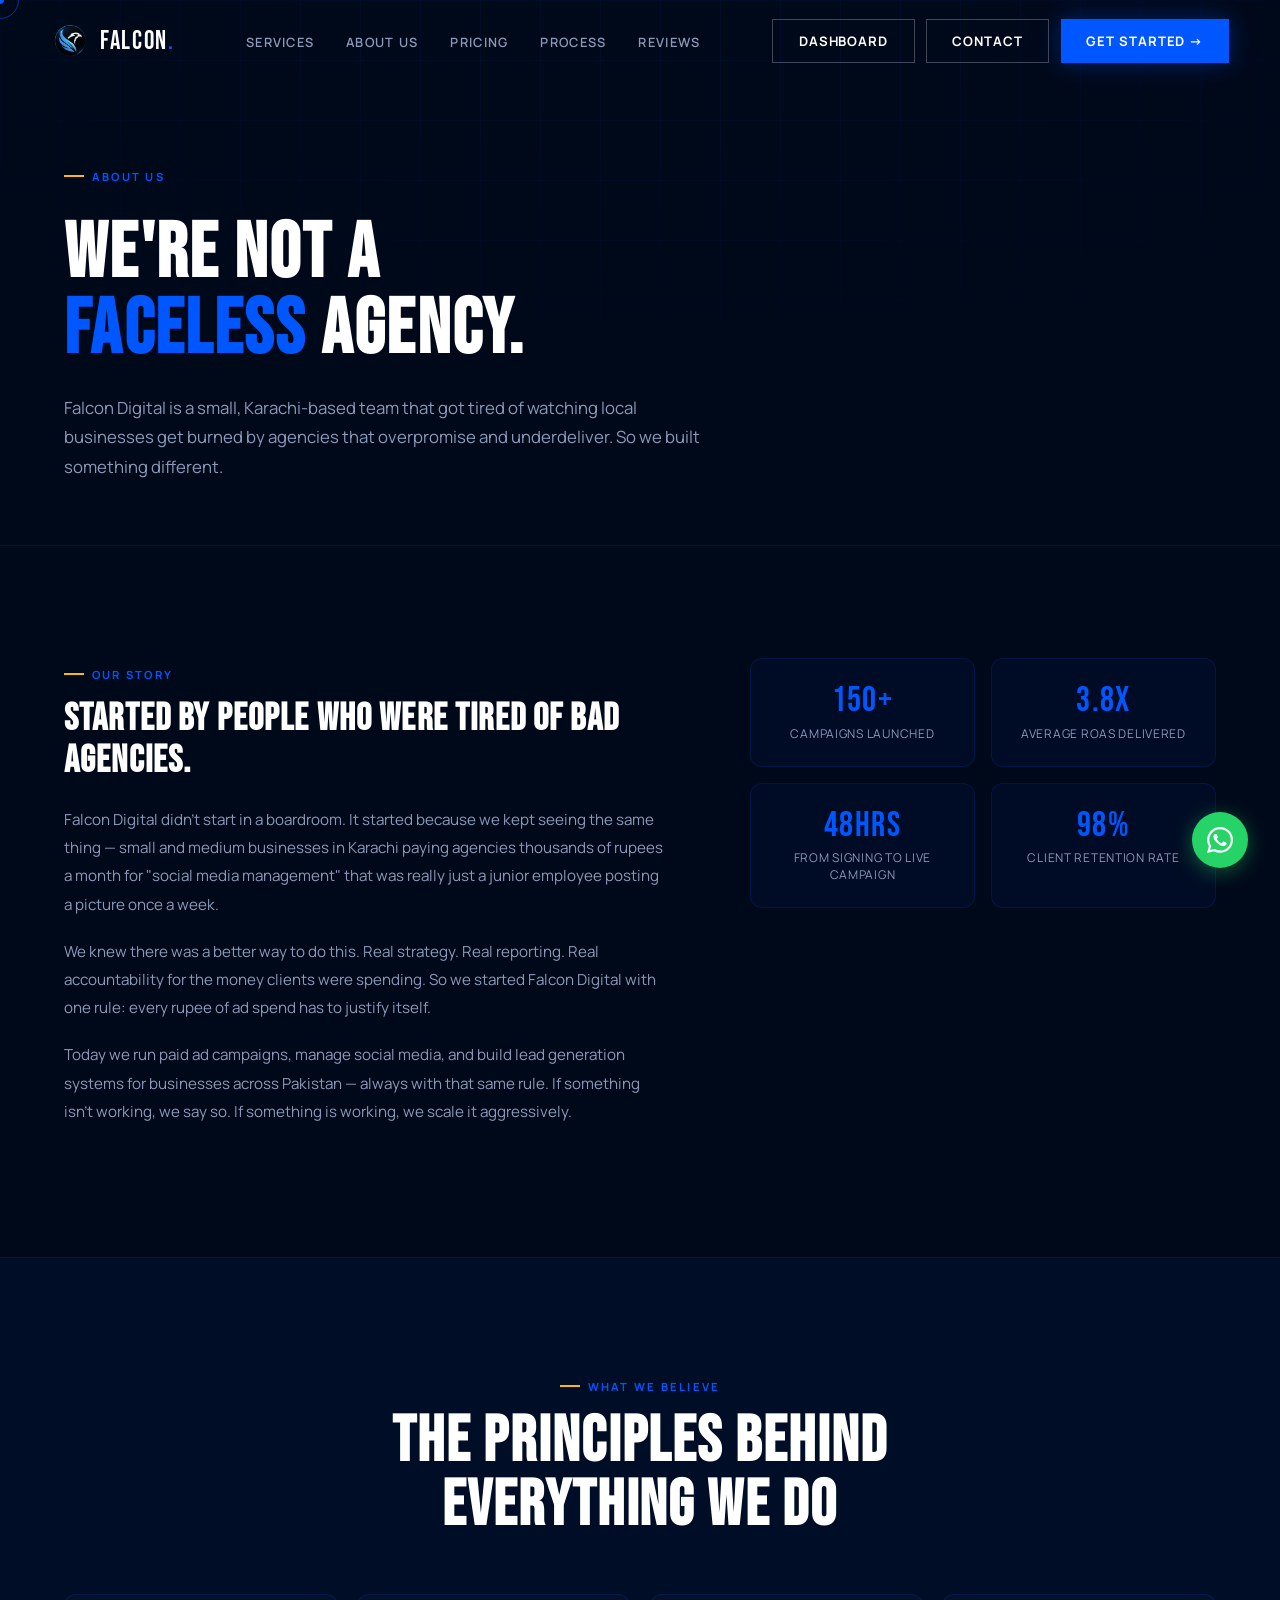
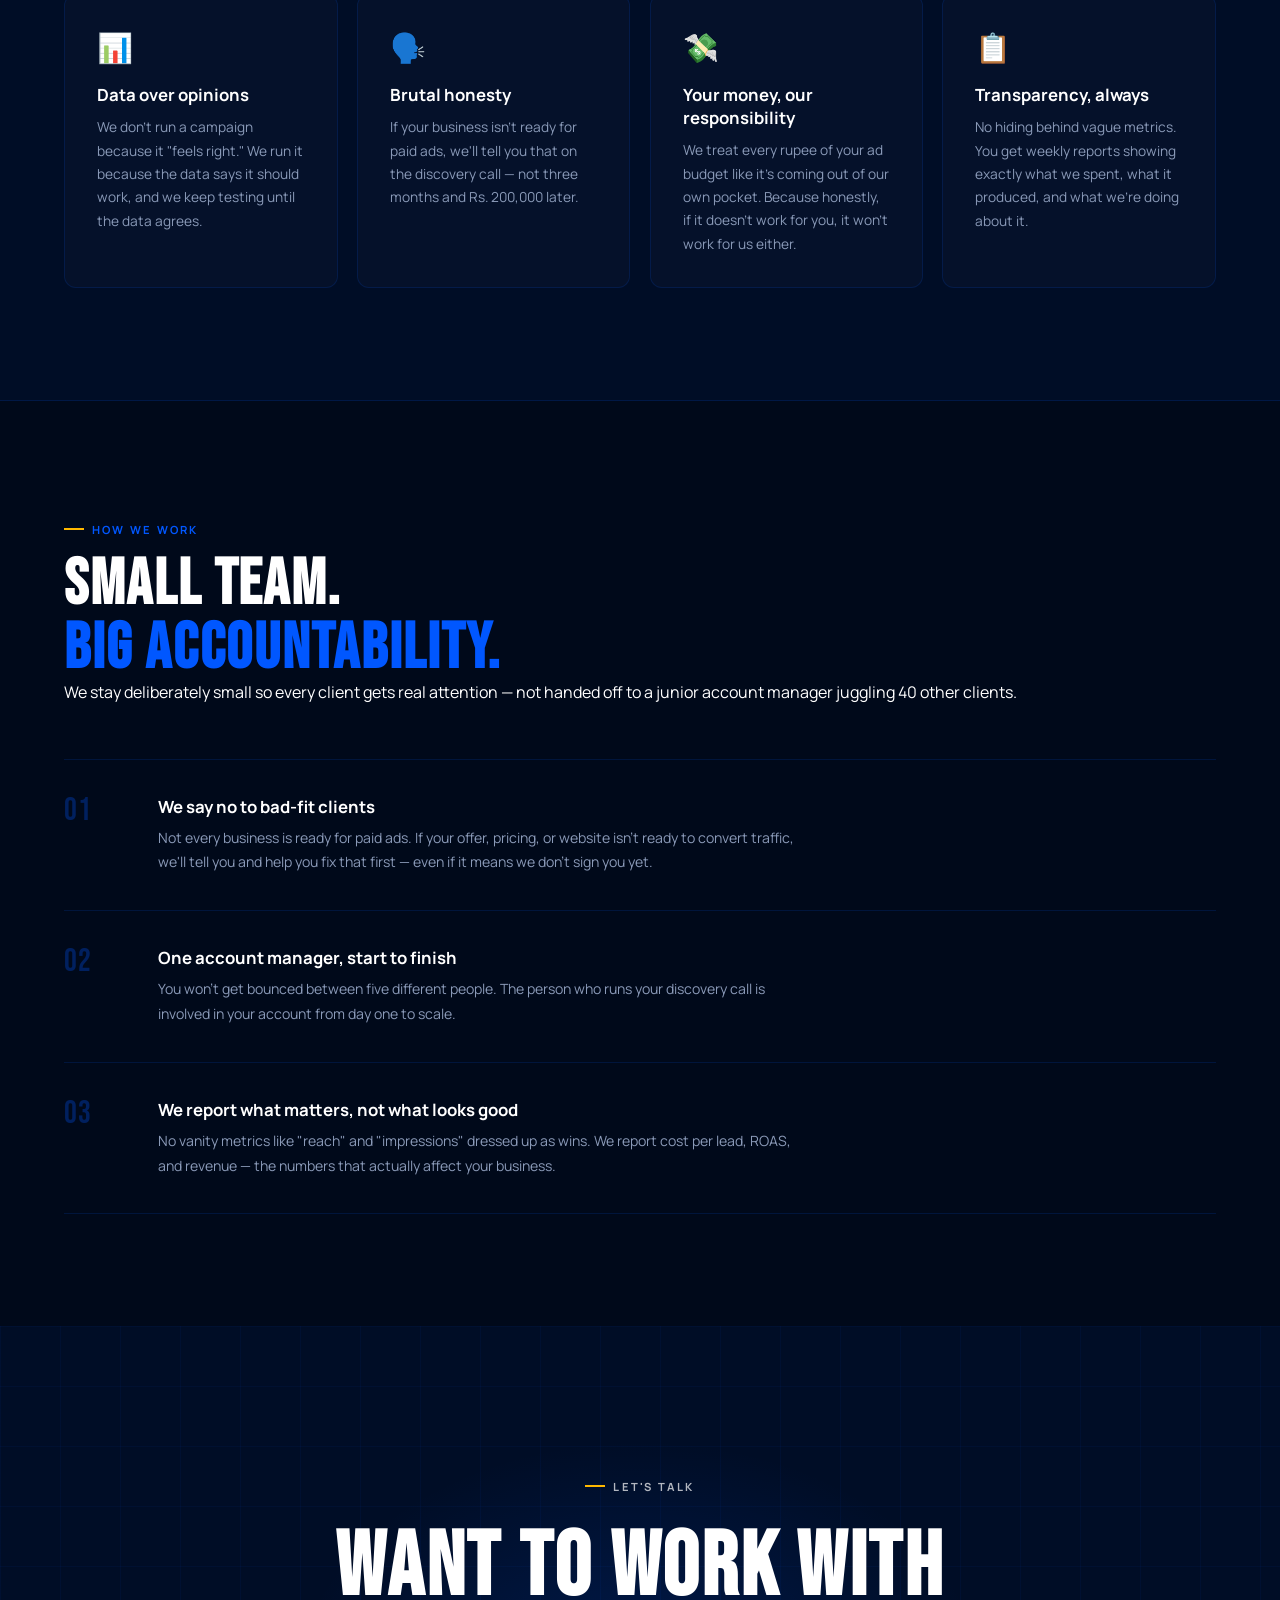
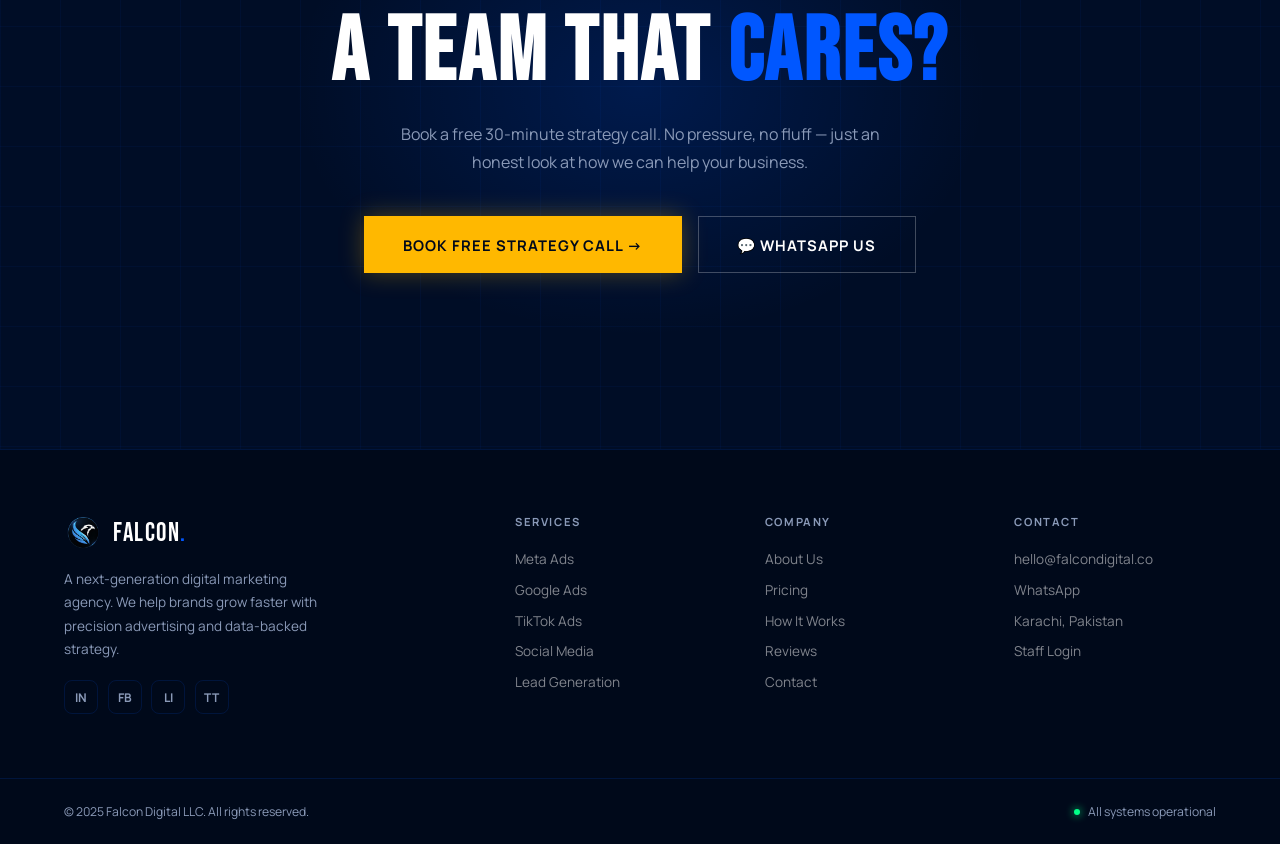
<file: about.html>
<!DOCTYPE html>
<html lang="en">
<head>
  <meta charset="UTF-8"/>
  <meta name="viewport" content="width=device-width, initial-scale=1.0"/>
  <title>About Us — Falcon Digital</title>
  <meta name="description" content="Who is Falcon Digital? Meet the team behind the Karachi-based agency running ads that convert."/>
  <link rel="preconnect" href="https://fonts.googleapis.com"/>
  <link rel="preconnect" href="https://fonts.gstatic.com" crossorigin/>
  <link href="https://fonts.googleapis.com/css2?family=Bebas+Neue&family=Manrope:wght@300;400;500;600;700;800&display=swap" rel="stylesheet"/>
  <link rel="stylesheet" href="css/style.css"/>
  <link rel="stylesheet" href="css/page.css"/>
</head>
<body>

  <div id="cursor"><div class="cur-dot"></div><div class="cur-ring"></div></div>

  <nav id="navbar">
    <div class="nav-inner">
      <a href="index.html" class="logo">
        <img src="assets/images/logo.png" alt="Falcon" class="logo-img" onerror="this.style.display='none'"/>
        <span class="logo-txt">Falcon<span class="blue">.</span></span>
      </a>
      <ul class="nav-links">
        <li><a href="index.html#services">Services</a></li>
        <li><a href="about.html">About Us</a></li>
        <li><a href="pricing.html">Pricing</a></li>
        <li><a href="index.html#process">Process</a></li>
        <li><a href="index.html#testimonials">Reviews</a></li>
      </ul>
      <div class="nav-cta">
        <a href="dashboard/login.html" class="btn btn-outline">Dashboard</a>
        <a href="contact.html" class="btn btn-outline">Contact</a>
        <a href="contact.html" class="btn btn-primary">Get Started →</a>
      </div>
      <button class="hamburger" id="hamburger" aria-label="Menu">
        <span></span><span></span><span></span>
      </button>
    </div>
  </nav>

  <div class="mobile-menu" id="mobile-menu">
    <a href="index.html#services" class="mm-link">Services</a>
    <a href="about.html" class="mm-link">About Us</a>
    <a href="pricing.html" class="mm-link">Pricing</a>
    <a href="index.html#process" class="mm-link">Process</a>
    <a href="index.html#testimonials" class="mm-link">Reviews</a>
    <a href="dashboard/login.html" class="mm-link">Dashboard</a>
    <a href="contact.html" class="mm-link blue">Get Started</a>
  </div>

  <!-- PAGE HERO -->
  <section class="page-hero">
    <div class="page-hero-grid"></div>
    <div class="section-inner">
      <div class="stag">About Us</div>
      <h1 class="page-title">We're not a<br><span class="blue">faceless</span> agency.</h1>
      <p class="page-sub">Falcon Digital is a small, Karachi-based team that got tired of watching local businesses get burned by agencies that overpromise and underdeliver. So we built something different.</p>
    </div>
  </section>

  <!-- STORY -->
  <section class="section-pad">
    <div class="section-inner">
      <div class="story-grid">
        <div class="story-text">
          <div class="stag">Our Story</div>
          <h2 class="sec-title-sm">Started by people who were tired of bad agencies.</h2>
          <p>Falcon Digital didn't start in a boardroom. It started because we kept seeing the same thing — small and medium businesses in Karachi paying agencies thousands of rupees a month for "social media management" that was really just a junior employee posting a picture once a week.</p>
          <p>We knew there was a better way to do this. Real strategy. Real reporting. Real accountability for the money clients were spending. So we started Falcon Digital with one rule: every rupee of ad spend has to justify itself.</p>
          <p>Today we run paid ad campaigns, manage social media, and build lead generation systems for businesses across Pakistan — always with that same rule. If something isn't working, we say so. If something is working, we scale it aggressively.</p>
        </div>
        <div class="story-stats">
          <div class="story-stat-card">
            <div class="ssc-num">150+</div>
            <div class="ssc-lbl">Campaigns Launched</div>
          </div>
          <div class="story-stat-card">
            <div class="ssc-num">3.8x</div>
            <div class="ssc-lbl">Average ROAS Delivered</div>
          </div>
          <div class="story-stat-card">
            <div class="ssc-num">48hrs</div>
            <div class="ssc-lbl">From Signing to Live Campaign</div>
          </div>
          <div class="story-stat-card">
            <div class="ssc-num">98%</div>
            <div class="ssc-lbl">Client Retention Rate</div>
          </div>
        </div>
      </div>
    </div>
  </section>

  <!-- VALUES -->
  <section class="section-pad" style="background:var(--navy-2);border-top:1px solid var(--border);border-bottom:1px solid var(--border);">
    <div class="section-inner">
      <div class="section-header center-header">
        <div class="stag">What We Believe</div>
        <h2 class="sec-title">The principles behind<br>everything we do</h2>
      </div>
      <div class="values-grid">
        <div class="value-card">
          <div class="value-icon">📊</div>
          <h3 class="value-title">Data over opinions</h3>
          <p class="value-desc">We don't run a campaign because it "feels right." We run it because the data says it should work, and we keep testing until the data agrees.</p>
        </div>
        <div class="value-card">
          <div class="value-icon">🗣️</div>
          <h3 class="value-title">Brutal honesty</h3>
          <p class="value-desc">If your business isn't ready for paid ads, we'll tell you that on the discovery call — not three months and Rs. 200,000 later.</p>
        </div>
        <div class="value-card">
          <div class="value-icon">💸</div>
          <h3 class="value-title">Your money, our responsibility</h3>
          <p class="value-desc">We treat every rupee of your ad budget like it's coming out of our own pocket. Because honestly, if it doesn't work for you, it won't work for us either.</p>
        </div>
        <div class="value-card">
          <div class="value-icon">📋</div>
          <h3 class="value-title">Transparency, always</h3>
          <p class="value-desc">No hiding behind vague metrics. You get weekly reports showing exactly what we spent, what it produced, and what we're doing about it.</p>
        </div>
      </div>
    </div>
  </section>

  <!-- HOW WE WORK -->
  <section class="section-pad">
    <div class="section-inner">
      <div class="section-header split-header">
        <div class="sh-left">
          <div class="stag">How We Work</div>
          <h2 class="sec-title">Small team.<br><span class="blue">Big accountability.</span></h2>
        </div>
        <p class="sh-right">We stay deliberately small so every client gets real attention — not handed off to a junior account manager juggling 40 other clients.</p>
      </div>
      <div class="approach-list">
        <div class="approach-item">
          <div class="approach-num">01</div>
          <div>
            <div class="approach-title">We say no to bad-fit clients</div>
            <p class="approach-desc">Not every business is ready for paid ads. If your offer, pricing, or website isn't ready to convert traffic, we'll tell you and help you fix that first — even if it means we don't sign you yet.</p>
          </div>
        </div>
        <div class="approach-item">
          <div class="approach-num">02</div>
          <div>
            <div class="approach-title">One account manager, start to finish</div>
            <p class="approach-desc">You won't get bounced between five different people. The person who runs your discovery call is involved in your account from day one to scale.</p>
          </div>
        </div>
        <div class="approach-item">
          <div class="approach-num">03</div>
          <div>
            <div class="approach-title">We report what matters, not what looks good</div>
            <p class="approach-desc">No vanity metrics like "reach" and "impressions" dressed up as wins. We report cost per lead, ROAS, and revenue — the numbers that actually affect your business.</p>
          </div>
        </div>
      </div>
    </div>
  </section>

  <!-- CTA -->
  <section id="cta" class="cta-section">
    <div class="cta-glow"></div>
    <div class="cta-grid-bg"></div>
    <div class="section-inner cta-inner">
      <div class="stag stag-white" style="display:inline-flex;">Let's Talk</div>
      <h2 class="cta-title">Want to work with<br>a team that <span class="blue">cares?</span></h2>
      <p class="cta-desc">Book a free 30-minute strategy call. No pressure, no fluff — just an honest look at how we can help your business.</p>
      <div class="cta-actions">
        <a href="contact.html" class="btn btn-gold btn-xl">Book Free Strategy Call →</a>
        <a href="https://wa.me/923000000000" class="btn btn-outline btn-xl" target="_blank">💬 WhatsApp Us</a>
      </div>
    </div>
  </section>

  <!-- FOOTER -->
  <footer>
    <div class="footer-top">
      <div class="footer-brand">
        <div class="logo" style="margin-bottom:1rem">
          <img src="assets/images/logo.png" alt="Falcon" class="logo-img" onerror="this.style.display='none'"/>
          <span class="logo-txt">Falcon<span class="blue">.</span></span>
        </div>
        <p>A next-generation digital marketing agency. We help brands grow faster with precision advertising and data-backed strategy.</p>
        <div class="footer-socials">
          <a href="#" class="fsoc">in</a>
          <a href="#" class="fsoc">fb</a>
          <a href="#" class="fsoc">li</a>
          <a href="#" class="fsoc">tt</a>
        </div>
      </div>
      <div class="footer-col">
        <h4>Services</h4>
        <ul>
          <li><a href="services/meta-ads.html">Meta Ads</a></li>
          <li><a href="services/google-ads.html">Google Ads</a></li>
          <li><a href="services/tiktok-ads.html">TikTok Ads</a></li>
          <li><a href="services/social-media.html">Social Media</a></li>
          <li><a href="services/lead-generation.html">Lead Generation</a></li>
        </ul>
      </div>
      <div class="footer-col">
        <h4>Company</h4>
        <ul>
          <li><a href="about.html">About Us</a></li>
          <li><a href="pricing.html">Pricing</a></li>
          <li><a href="index.html#process">How It Works</a></li>
          <li><a href="index.html#testimonials">Reviews</a></li>
          <li><a href="contact.html">Contact</a></li>
        </ul>
      </div>
      <div class="footer-col">
        <h4>Contact</h4>
        <ul>
          <li><a href="mailto:hello@falcondigital.co">hello@falcondigital.co</a></li>
          <li><a href="https://wa.me/923000000000">WhatsApp</a></li>
          <li><a href="#">Karachi, Pakistan</a></li>
          <li><a href="dashboard/login.html">Staff Login</a></li>
        </ul>
      </div>
    </div>
    <div class="footer-bottom">
      <p>© 2025 Falcon Digital LLC. All rights reserved.</p>
      <div class="footer-live"><span class="badge-dot"></span> All systems operational</div>
    </div>
  </footer>

  <a href="https://wa.me/923000000000" class="wa-float" target="_blank">
    <svg viewBox="0 0 24 24" fill="currentColor" width="26" height="26"><path d="M17.472 14.382c-.297-.149-1.758-.867-2.03-.967-.273-.099-.471-.148-.67.15-.197.297-.767.966-.94 1.164-.173.199-.347.223-.644.075-.297-.15-1.255-.463-2.39-1.475-.883-.788-1.48-1.761-1.653-2.059-.173-.297-.018-.458.13-.606.134-.133.298-.347.446-.52.149-.174.198-.298.298-.497.099-.198.05-.371-.025-.52-.075-.149-.669-1.612-.916-2.207-.242-.579-.487-.5-.669-.51-.173-.008-.371-.01-.57-.01-.198 0-.52.074-.792.372-.272.297-1.04 1.016-1.04 2.479 0 1.462 1.065 2.875 1.213 3.074.149.198 2.096 3.2 5.077 4.487.709.306 1.262.489 1.694.625.712.227 1.36.195 1.871.118.571-.085 1.758-.719 2.006-1.413.248-.694.248-1.289.173-1.413-.074-.124-.272-.198-.57-.347m-5.421 7.403h-.004a9.87 9.87 0 01-5.031-1.378l-.361-.214-3.741.982.998-3.648-.235-.374a9.86 9.86 0 01-1.51-5.26c.001-5.45 4.436-9.884 9.888-9.884 2.64 0 5.122 1.03 6.988 2.898a9.825 9.825 0 012.893 6.994c-.003 5.45-4.437 9.884-9.885 9.884m8.413-18.297A11.815 11.815 0 0012.05 0C5.495 0 .16 5.335.157 11.892c0 2.096.547 4.142 1.588 5.945L.057 24l6.305-1.654a11.882 11.882 0 005.683 1.448h.005c6.554 0 11.89-5.335 11.893-11.893a11.821 11.821 0 00-3.48-8.413Z"/></svg>
  </a>

  <script src="js/main.js"></script>
</body>
</html>
</file>
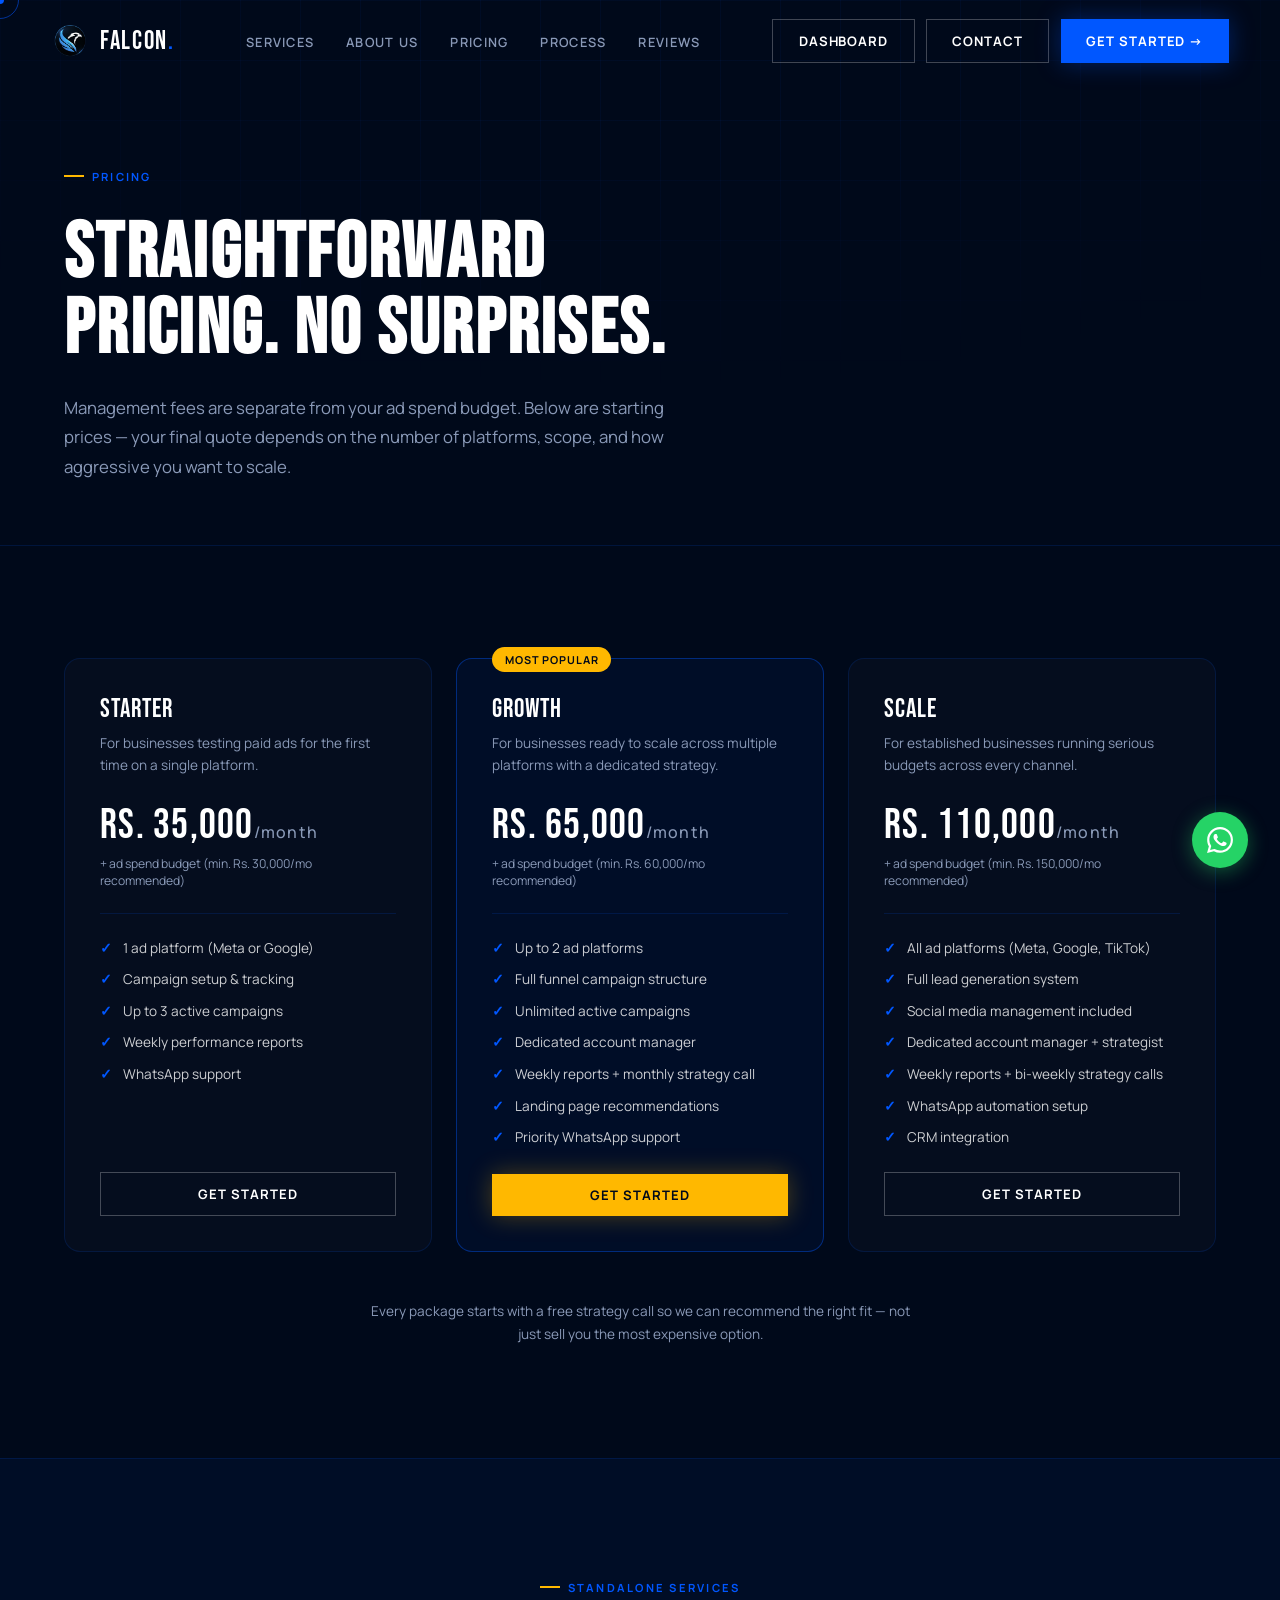
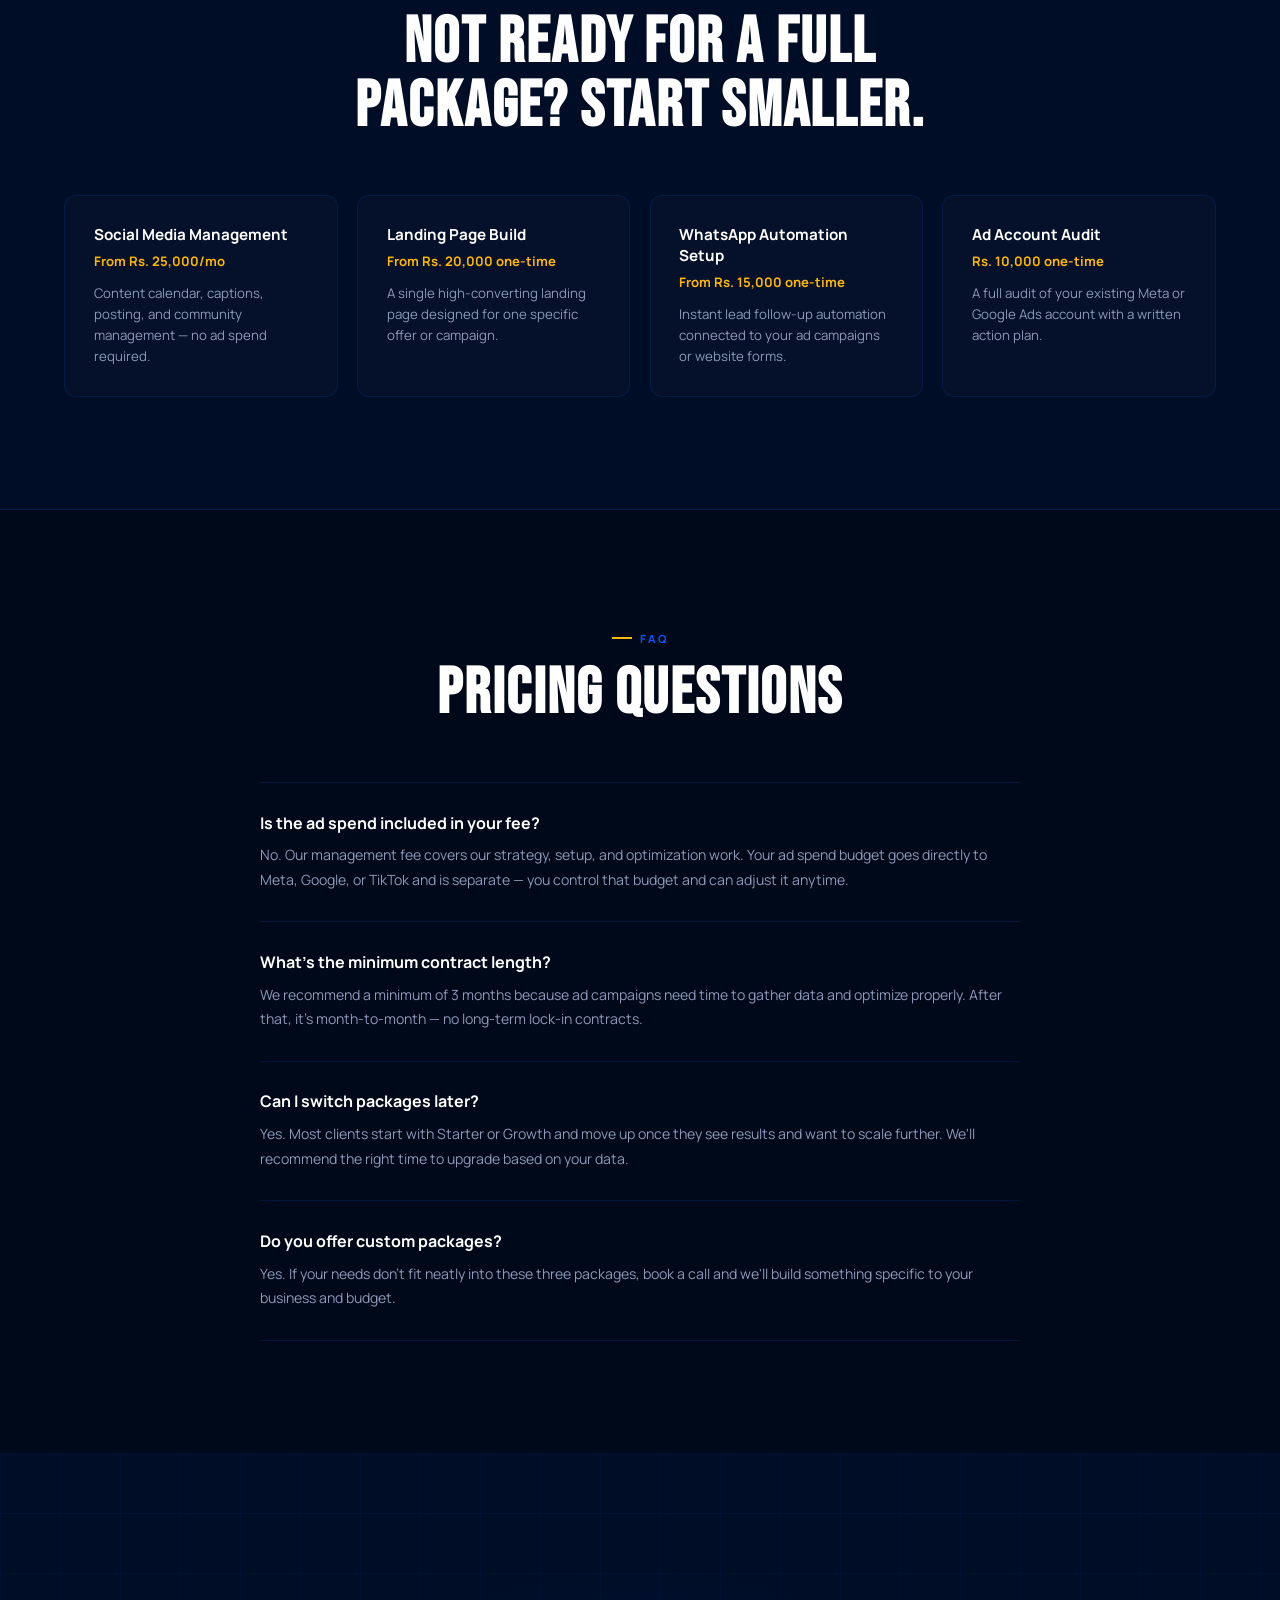
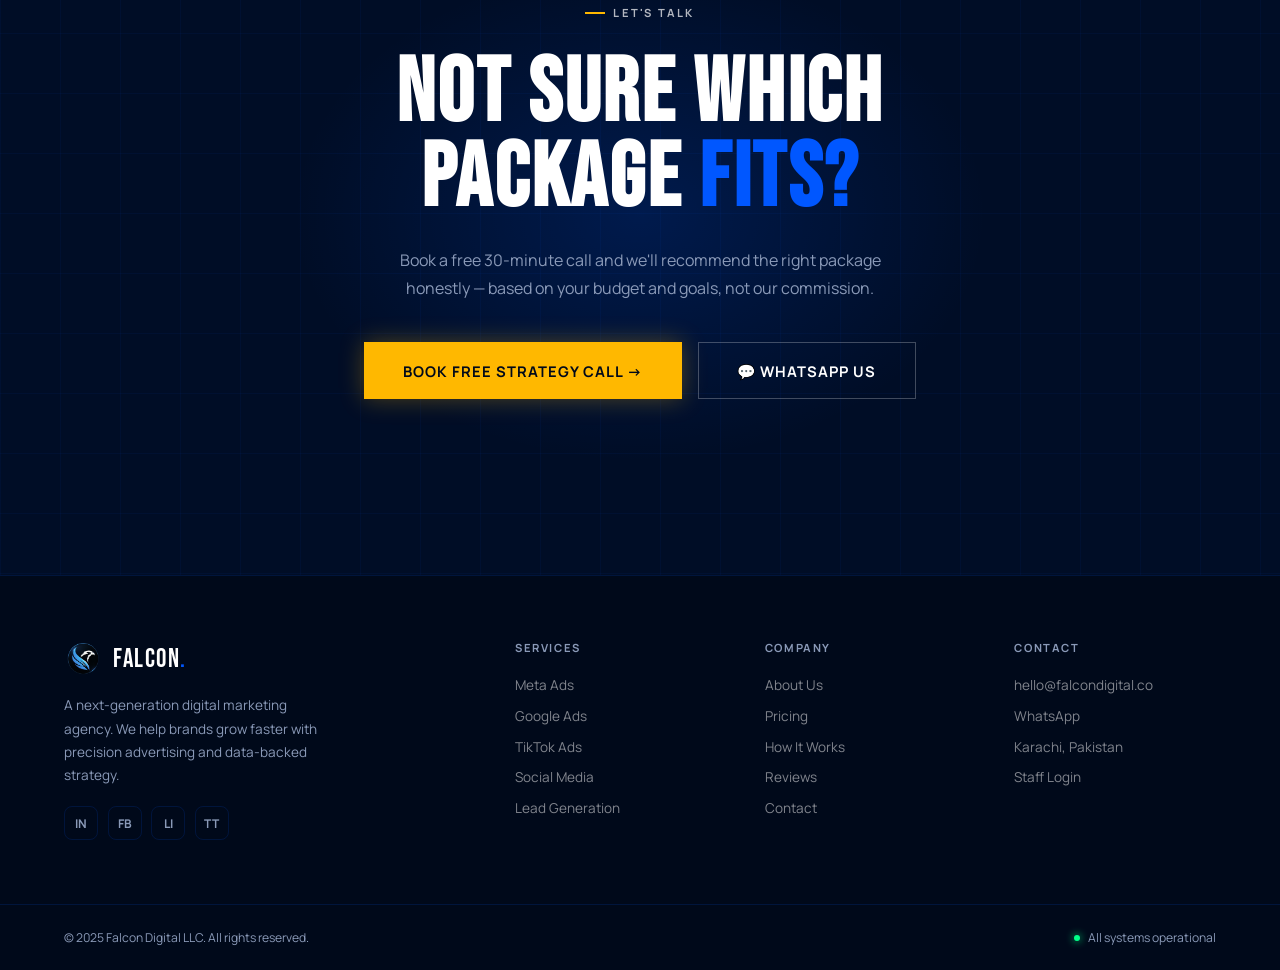
<file: pricing.html>
<!DOCTYPE html>
<html lang="en">
<head>
  <meta charset="UTF-8"/>
  <meta name="viewport" content="width=device-width, initial-scale=1.0"/>
  <title>Pricing — Falcon Digital</title>
  <meta name="description" content="Transparent pricing for Meta Ads, Google Ads, TikTok Ads, social media, and lead generation packages."/>
  <link rel="preconnect" href="https://fonts.googleapis.com"/>
  <link rel="preconnect" href="https://fonts.gstatic.com" crossorigin/>
  <link href="https://fonts.googleapis.com/css2?family=Bebas+Neue&family=Manrope:wght@300;400;500;600;700;800&display=swap" rel="stylesheet"/>
  <link rel="stylesheet" href="css/style.css"/>
  <link rel="stylesheet" href="css/page.css"/>
</head>
<body>

  <div id="cursor"><div class="cur-dot"></div><div class="cur-ring"></div></div>

  <nav id="navbar">
    <div class="nav-inner">
      <a href="index.html" class="logo">
        <img src="assets/images/logo.png" alt="Falcon" class="logo-img" onerror="this.style.display='none'"/>
        <span class="logo-txt">Falcon<span class="blue">.</span></span>
      </a>
      <ul class="nav-links">
        <li><a href="index.html#services">Services</a></li>
        <li><a href="about.html">About Us</a></li>
        <li><a href="pricing.html">Pricing</a></li>
        <li><a href="index.html#process">Process</a></li>
        <li><a href="index.html#testimonials">Reviews</a></li>
      </ul>
      <div class="nav-cta">
        <a href="dashboard/login.html" class="btn btn-outline">Dashboard</a>
        <a href="contact.html" class="btn btn-outline">Contact</a>
        <a href="contact.html" class="btn btn-primary">Get Started →</a>
      </div>
      <button class="hamburger" id="hamburger" aria-label="Menu">
        <span></span><span></span><span></span>
      </button>
    </div>
  </nav>

  <div class="mobile-menu" id="mobile-menu">
    <a href="index.html#services" class="mm-link">Services</a>
    <a href="about.html" class="mm-link">About Us</a>
    <a href="pricing.html" class="mm-link">Pricing</a>
    <a href="index.html#process" class="mm-link">Process</a>
    <a href="index.html#testimonials" class="mm-link">Reviews</a>
    <a href="dashboard/login.html" class="mm-link">Dashboard</a>
    <a href="contact.html" class="mm-link blue">Get Started</a>
  </div>

  <!-- PAGE HERO -->
  <section class="page-hero">
    <div class="page-hero-grid"></div>
    <div class="section-inner">
      <div class="stag">Pricing</div>
      <h1 class="page-title">Straightforward<br>pricing. No surprises.</h1>
      <p class="page-sub">Management fees are separate from your ad spend budget. Below are starting prices — your final quote depends on the number of platforms, scope, and how aggressive you want to scale.</p>
    </div>
  </section>

  <!-- PRICING CARDS -->
  <section class="section-pad">
    <div class="section-inner">
      <div class="pricing-grid">

        <div class="price-card">
          <div class="pc-name">Starter</div>
          <div class="pc-desc">For businesses testing paid ads for the first time on a single platform.</div>
          <div class="pc-price">Rs. 35,000<span>/month</span></div>
          <div class="pc-note">+ ad spend budget (min. Rs. 30,000/mo recommended)</div>
          <ul class="pc-features">
            <li>1 ad platform (Meta or Google)</li>
            <li>Campaign setup & tracking</li>
            <li>Up to 3 active campaigns</li>
            <li>Weekly performance reports</li>
            <li>WhatsApp support</li>
          </ul>
          <a href="contact.html" class="btn btn-outline" style="width:100%;justify-content:center;margin-top:1.5rem">Get Started</a>
        </div>

        <div class="price-card pc-featured">
          <div class="pc-badge">Most Popular</div>
          <div class="pc-name">Growth</div>
          <div class="pc-desc">For businesses ready to scale across multiple platforms with a dedicated strategy.</div>
          <div class="pc-price">Rs. 65,000<span>/month</span></div>
          <div class="pc-note">+ ad spend budget (min. Rs. 60,000/mo recommended)</div>
          <ul class="pc-features">
            <li>Up to 2 ad platforms</li>
            <li>Full funnel campaign structure</li>
            <li>Unlimited active campaigns</li>
            <li>Dedicated account manager</li>
            <li>Weekly reports + monthly strategy call</li>
            <li>Landing page recommendations</li>
            <li>Priority WhatsApp support</li>
          </ul>
          <a href="contact.html" class="btn btn-gold" style="width:100%;justify-content:center;margin-top:1.5rem">Get Started</a>
        </div>

        <div class="price-card">
          <div class="pc-name">Scale</div>
          <div class="pc-desc">For established businesses running serious budgets across every channel.</div>
          <div class="pc-price">Rs. 110,000<span>/month</span></div>
          <div class="pc-note">+ ad spend budget (min. Rs. 150,000/mo recommended)</div>
          <ul class="pc-features">
            <li>All ad platforms (Meta, Google, TikTok)</li>
            <li>Full lead generation system</li>
            <li>Social media management included</li>
            <li>Dedicated account manager + strategist</li>
            <li>Weekly reports + bi-weekly strategy calls</li>
            <li>WhatsApp automation setup</li>
            <li>CRM integration</li>
          </ul>
          <a href="contact.html" class="btn btn-outline" style="width:100%;justify-content:center;margin-top:1.5rem">Get Started</a>
        </div>

      </div>

      <div class="pricing-footnote">
        Every package starts with a free strategy call so we can recommend the right fit — not just sell you the most expensive option.
      </div>
    </div>
  </section>

  <!-- À LA CARTE -->
  <section class="section-pad" style="background:var(--navy-2);border-top:1px solid var(--border);border-bottom:1px solid var(--border);">
    <div class="section-inner">
      <div class="section-header center-header">
        <div class="stag">Standalone Services</div>
        <h2 class="sec-title">Not ready for a full<br>package? Start smaller.</h2>
      </div>
      <div class="addon-grid">
        <div class="addon-card">
          <div class="addon-name">Social Media Management</div>
          <div class="addon-price">From Rs. 25,000/mo</div>
          <p class="addon-desc">Content calendar, captions, posting, and community management — no ad spend required.</p>
        </div>
        <div class="addon-card">
          <div class="addon-name">Landing Page Build</div>
          <div class="addon-price">From Rs. 20,000 one-time</div>
          <p class="addon-desc">A single high-converting landing page designed for one specific offer or campaign.</p>
        </div>
        <div class="addon-card">
          <div class="addon-name">WhatsApp Automation Setup</div>
          <div class="addon-price">From Rs. 15,000 one-time</div>
          <p class="addon-desc">Instant lead follow-up automation connected to your ad campaigns or website forms.</p>
        </div>
        <div class="addon-card">
          <div class="addon-name">Ad Account Audit</div>
          <div class="addon-price">Rs. 10,000 one-time</div>
          <p class="addon-desc">A full audit of your existing Meta or Google Ads account with a written action plan.</p>
        </div>
      </div>
    </div>
  </section>

  <!-- FAQ -->
  <section class="section-pad">
    <div class="section-inner">
      <div class="section-header center-header">
        <div class="stag">FAQ</div>
        <h2 class="sec-title">Pricing questions</h2>
      </div>
      <div class="faq-accordion">
        <div class="faq-row">
          <div class="faq-row-q">Is the ad spend included in your fee?</div>
          <p class="faq-row-a">No. Our management fee covers our strategy, setup, and optimization work. Your ad spend budget goes directly to Meta, Google, or TikTok and is separate — you control that budget and can adjust it anytime.</p>
        </div>
        <div class="faq-row">
          <div class="faq-row-q">What's the minimum contract length?</div>
          <p class="faq-row-a">We recommend a minimum of 3 months because ad campaigns need time to gather data and optimize properly. After that, it's month-to-month — no long-term lock-in contracts.</p>
        </div>
        <div class="faq-row">
          <div class="faq-row-q">Can I switch packages later?</div>
          <p class="faq-row-a">Yes. Most clients start with Starter or Growth and move up once they see results and want to scale further. We'll recommend the right time to upgrade based on your data.</p>
        </div>
        <div class="faq-row">
          <div class="faq-row-q">Do you offer custom packages?</div>
          <p class="faq-row-a">Yes. If your needs don't fit neatly into these three packages, book a call and we'll build something specific to your business and budget.</p>
        </div>
      </div>
    </div>
  </section>

  <!-- CTA -->
  <section id="cta" class="cta-section">
    <div class="cta-glow"></div>
    <div class="cta-grid-bg"></div>
    <div class="section-inner cta-inner">
      <div class="stag stag-white" style="display:inline-flex;">Let's Talk</div>
      <h2 class="cta-title">Not sure which<br>package <span class="blue">fits?</span></h2>
      <p class="cta-desc">Book a free 30-minute call and we'll recommend the right package honestly — based on your budget and goals, not our commission.</p>
      <div class="cta-actions">
        <a href="contact.html" class="btn btn-gold btn-xl">Book Free Strategy Call →</a>
        <a href="https://wa.me/923000000000" class="btn btn-outline btn-xl" target="_blank">💬 WhatsApp Us</a>
      </div>
    </div>
  </section>

  <!-- FOOTER -->
  <footer>
    <div class="footer-top">
      <div class="footer-brand">
        <div class="logo" style="margin-bottom:1rem">
          <img src="assets/images/logo.png" alt="Falcon" class="logo-img" onerror="this.style.display='none'"/>
          <span class="logo-txt">Falcon<span class="blue">.</span></span>
        </div>
        <p>A next-generation digital marketing agency. We help brands grow faster with precision advertising and data-backed strategy.</p>
        <div class="footer-socials">
          <a href="#" class="fsoc">in</a>
          <a href="#" class="fsoc">fb</a>
          <a href="#" class="fsoc">li</a>
          <a href="#" class="fsoc">tt</a>
        </div>
      </div>
      <div class="footer-col">
        <h4>Services</h4>
        <ul>
          <li><a href="services/meta-ads.html">Meta Ads</a></li>
          <li><a href="services/google-ads.html">Google Ads</a></li>
          <li><a href="services/tiktok-ads.html">TikTok Ads</a></li>
          <li><a href="services/social-media.html">Social Media</a></li>
          <li><a href="services/lead-generation.html">Lead Generation</a></li>
        </ul>
      </div>
      <div class="footer-col">
        <h4>Company</h4>
        <ul>
          <li><a href="about.html">About Us</a></li>
          <li><a href="pricing.html">Pricing</a></li>
          <li><a href="index.html#process">How It Works</a></li>
          <li><a href="index.html#testimonials">Reviews</a></li>
          <li><a href="contact.html">Contact</a></li>
        </ul>
      </div>
      <div class="footer-col">
        <h4>Contact</h4>
        <ul>
          <li><a href="mailto:hello@falcondigital.co">hello@falcondigital.co</a></li>
          <li><a href="https://wa.me/923000000000">WhatsApp</a></li>
          <li><a href="#">Karachi, Pakistan</a></li>
          <li><a href="dashboard/login.html">Staff Login</a></li>
        </ul>
      </div>
    </div>
    <div class="footer-bottom">
      <p>© 2025 Falcon Digital LLC. All rights reserved.</p>
      <div class="footer-live"><span class="badge-dot"></span> All systems operational</div>
    </div>
  </footer>

  <a href="https://wa.me/923000000000" class="wa-float" target="_blank">
    <svg viewBox="0 0 24 24" fill="currentColor" width="26" height="26"><path d="M17.472 14.382c-.297-.149-1.758-.867-2.03-.967-.273-.099-.471-.148-.67.15-.197.297-.767.966-.94 1.164-.173.199-.347.223-.644.075-.297-.15-1.255-.463-2.39-1.475-.883-.788-1.48-1.761-1.653-2.059-.173-.297-.018-.458.13-.606.134-.133.298-.347.446-.52.149-.174.198-.298.298-.497.099-.198.05-.371-.025-.52-.075-.149-.669-1.612-.916-2.207-.242-.579-.487-.5-.669-.51-.173-.008-.371-.01-.57-.01-.198 0-.52.074-.792.372-.272.297-1.04 1.016-1.04 2.479 0 1.462 1.065 2.875 1.213 3.074.149.198 2.096 3.2 5.077 4.487.709.306 1.262.489 1.694.625.712.227 1.36.195 1.871.118.571-.085 1.758-.719 2.006-1.413.248-.694.248-1.289.173-1.413-.074-.124-.272-.198-.57-.347m-5.421 7.403h-.004a9.87 9.87 0 01-5.031-1.378l-.361-.214-3.741.982.998-3.648-.235-.374a9.86 9.86 0 01-1.51-5.26c.001-5.45 4.436-9.884 9.888-9.884 2.64 0 5.122 1.03 6.988 2.898a9.825 9.825 0 012.893 6.994c-.003 5.45-4.437 9.884-9.885 9.884m8.413-18.297A11.815 11.815 0 0012.05 0C5.495 0 .16 5.335.157 11.892c0 2.096.547 4.142 1.588 5.945L.057 24l6.305-1.654a11.882 11.882 0 005.683 1.448h.005c6.554 0 11.89-5.335 11.893-11.893a11.821 11.821 0 00-3.48-8.413Z"/></svg>
  </a>

  <script src="js/main.js"></script>
</body>
</html>
</file>
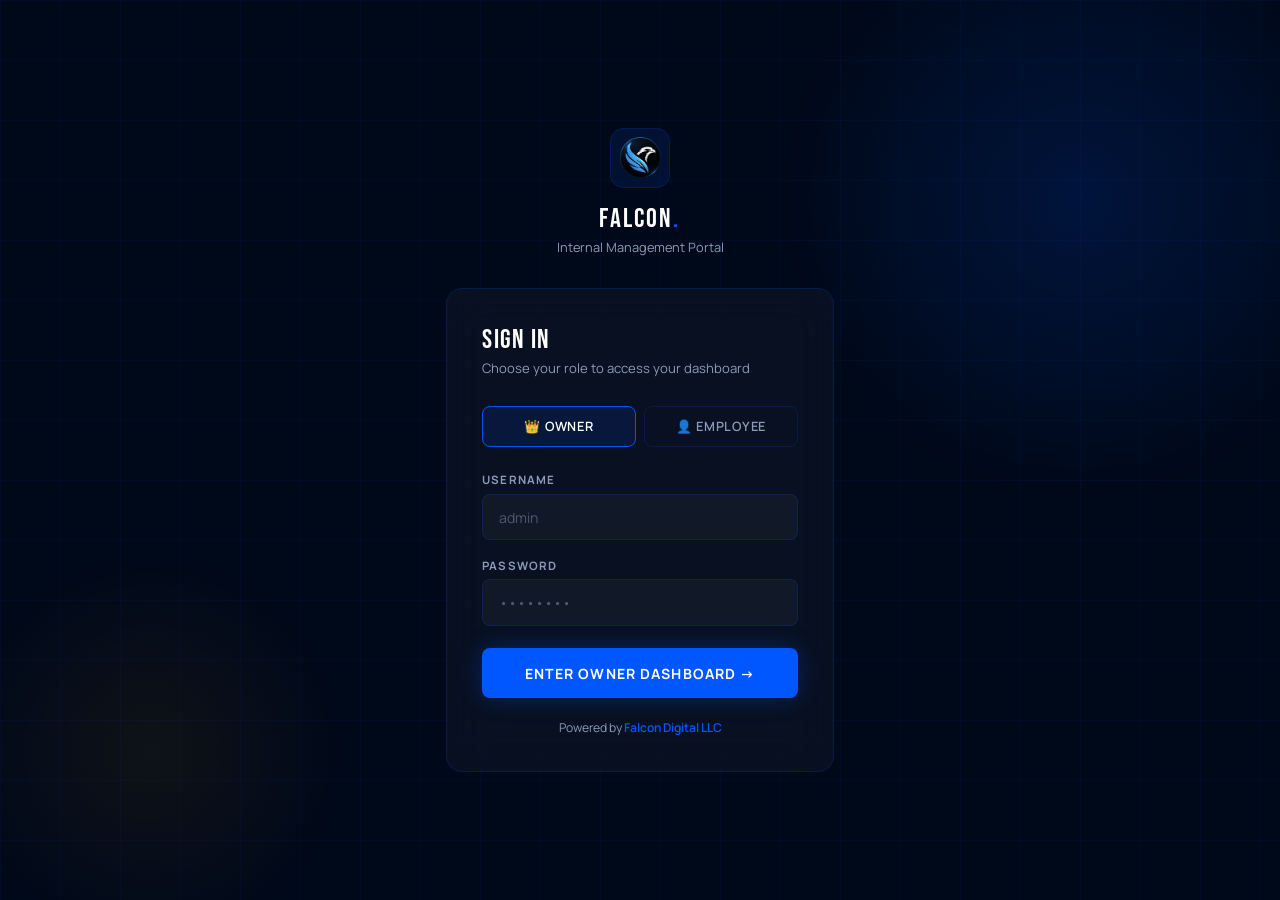
<file: dashboard/employee.html>
<!DOCTYPE html>
<html lang="en">
<head>
  <meta charset="UTF-8"/>
  <meta name="viewport" content="width=device-width, initial-scale=1.0"/>
  <title>Employee Dashboard — Falcon Digital</title>
  <link rel="preconnect" href="https://fonts.googleapis.com"/>
  <link href="https://fonts.googleapis.com/css2?family=Bebas+Neue&family=Manrope:wght@300;400;500;600;700;800&display=swap" rel="stylesheet"/>
  <link rel="stylesheet" href="dashboard.css"/>
</head>
<body>

<button class="mob-toggle" id="mob-toggle" onclick="toggleSidebar()">
  <span></span><span></span><span></span>
</button>
<div class="sidebar-overlay" id="sidebar-overlay" onclick="closeSidebar()"></div>

<div class="layout">

  <!-- SIDEBAR -->
  <aside class="sidebar">
    <div class="sb-logo">
      <img src="../assets/images/logo.png" alt="Logo" onerror="this.style.display='none'"/>
      <div class="sb-logo-txt">Falcon<span>.</span></div>
    </div>
    <nav class="sb-nav">
      <div class="sb-sec">My Work</div>
      <div class="sb-link active" onclick="showTab('home',this)"><span class="ic">🏠</span> My Dashboard</div>
      <div class="sb-link" onclick="showTab('new-order',this)"><span class="ic">➕</span> Log New Order</div>
      <div class="sb-link" onclick="showTab('my-orders',this)"><span class="ic">📋</span> My Orders</div>
      <div class="sb-link" onclick="showTab('my-targets',this)"><span class="ic">🎯</span> My Targets</div>
      <div class="sb-link" onclick="showTab('my-commission',this)"><span class="ic">💜</span> My Commission</div>
    </nav>
    <div class="sb-bottom">
      <div class="sb-user">
        <div class="sb-av" id="sb-av">?</div>
        <div><div class="sb-uname" id="sb-name">—</div><div class="sb-urole" id="sb-role">Employee</div></div>
      </div>
      <button class="logout-btn" onclick="logout()">Sign Out</button>
    </div>
  </aside>

  <!-- MAIN -->
  <main class="main">
    <div class="topbar">
      <div class="topbar-left">
        <div class="topbar-title" id="top-title">My Dashboard</div>
        <div class="topbar-greet" id="top-greet"></div>
      </div>
      <div class="topbar-date" id="top-date"></div>
    </div>

    <div class="content">

      <!-- HOME -->
      <div class="tab-panel active" id="panel-home">
        <div class="stats-row" id="home-stats"></div>
        <div style="display:grid;grid-template-columns:2fr 1fr;gap:1.2rem;">
          <div class="tbl-wrap" style="margin-bottom:0">
            <div class="tbl-head"><div class="tbl-title">My Recent Orders</div></div>
            <table><thead><tr><th>Date</th><th>Client</th><th>Service</th><th>Value</th><th>Commission</th><th>Status</th></tr></thead>
            <tbody id="home-recent"></tbody></table>
          </div>
          <div style="display:flex;flex-direction:column;gap:1rem;">
            <div class="ring-wrap">
              <svg width="95" height="95" viewBox="0 0 95 95">
                <circle cx="47.5" cy="47.5" r="38" fill="none" stroke="rgba(0,87,255,0.1)" stroke-width="9"/>
                <circle cx="47.5" cy="47.5" r="38" fill="none" stroke="var(--blue)" stroke-width="9"
                  stroke-dasharray="239" id="ring-c" stroke-dashoffset="239"
                  stroke-linecap="round" transform="rotate(-90 47.5 47.5)" style="transition:stroke-dashoffset 1s ease"/>
                <text x="47.5" y="52" text-anchor="middle" fill="white" font-family="Bebas Neue" font-size="18" id="ring-t">0%</text>
              </svg>
              <div class="ring-lbl">Completion Rate</div>
            </div>
            <div class="scard" style="--ac:var(--gold)">
              <div class="scard-icon">🏆</div>
              <div class="scard-val" id="my-rank">—</div>
              <div class="scard-lbl">Team Rank</div>
            </div>
            <div class="scard" style="--ac:var(--purple)">
              <div class="scard-icon">💜</div>
              <div class="scard-val" id="my-comm-total">Rs. 0</div>
              <div class="scard-lbl">Commission Earned</div>
            </div>
          </div>
        </div>
      </div>

      <!-- NEW ORDER -->
      <div class="tab-panel" id="panel-new-order">
        <div class="form-card">
          <div class="form-title">Log New Order</div>
          <div class="form-sub">Record a confirmed client order accurately. All starred fields are required.</div>
          <div class="fgrid">
            <div class="field"><label>Client Name *</label><input id="f-client" placeholder="e.g. Urban Wear PK"/></div>
            <div class="field"><label>Client Contact</label><input id="f-contact" placeholder="Phone / Email"/></div>
            <div class="field"><label>Service Sold *</label>
              <select id="f-service">
                <option value="">— Select Service —</option>
                <option>Meta Ads Management</option>
                <option>Google Ads Management</option>
                <option>TikTok Ads Management</option>
                <option>Social Media Management</option>
                <option>Lead Generation Campaign</option>
                <option>Full Digital Marketing Package</option>
                <option>Content Creation</option>
                <option>Brand Strategy</option>
                <option>Other</option>
              </select>
            </div>
          </div>
          <div class="fgrid" style="margin-top:0.9rem">
            <div class="field"><label>Platform</label>
              <select id="f-platform">
                <option value="">— Platform —</option>
                <option>Facebook</option><option>Instagram</option><option>Google</option>
                <option>TikTok</option><option>YouTube</option><option>Multiple Platforms</option><option>N/A</option>
              </select>
            </div>
            <div class="field"><label>Order Value (Rs.) *</label><input id="f-value" type="number" placeholder="e.g. 25000" min="0"/></div>
            <div class="field"><label>Status</label>
              <select id="f-status"><option value="Pending">Pending</option><option value="In Progress">In Progress</option><option value="Completed">Completed</option></select>
            </div>
          </div>
          <div class="fgrid2">
            <div class="field"><label>Package / Duration</label><input id="f-package" placeholder="e.g. 1 Month Retainer"/></div>
            <div class="field"><label>Client Ad Budget (Rs.)</label><input id="f-budget" type="number" placeholder="Monthly ad spend"/></div>
          </div>
          <div class="field" style="margin-top:0.9rem"><label>Notes</label>
            <textarea id="f-notes" placeholder="Client requirements, special conditions, important details..."></textarea>
          </div>
          <div class="form-acts">
            <button class="btn-primary" onclick="submitOrder()">✓ Submit Order</button>
            <button class="btn-ghost" onclick="clearForm()">Clear</button>
            <div class="toast" id="toast">✅ Order logged successfully!</div>
          </div>
        </div>
      </div>

      <!-- MY ORDERS -->
      <div class="tab-panel" id="panel-my-orders">
        <div class="sec-header">
          <div class="sec-title">My Order History</div>
          <select class="filter-sel" id="ord-filter" onchange="renderMyOrders()">
            <option value="">All Statuses</option>
            <option>Pending</option><option>In Progress</option><option>Completed</option><option>Cancelled</option>
          </select>
        </div>
        <div class="tbl-wrap">
          <table>
            <thead><tr><th>#</th><th>Date</th><th>Client</th><th>Service</th><th>Platform</th><th>Package</th><th>Value</th><th>Commission</th><th>Status</th><th>Notes</th></tr></thead>
            <tbody id="my-orders-body"></tbody>
          </table>
        </div>
      </div>

      <!-- MY TARGETS -->
      <div class="tab-panel" id="panel-my-targets">
        <div class="sec-header"><div class="sec-title">My Monthly Targets</div></div>
        <div id="my-targets-grid" style="display:grid;grid-template-columns:repeat(auto-fill,minmax(280px,1fr));gap:1.2rem;"></div>
      </div>

      <!-- MY COMMISSION -->
      <div class="tab-panel" id="panel-my-commission">
        <div class="sec-header"><div class="sec-title">My Commission</div></div>
        <div class="stats-row" id="comm-stats"></div>
        <div class="tbl-wrap">
          <div class="tbl-head"><div class="tbl-title">Commission per Completed Order</div></div>
          <table>
            <thead><tr><th>Date</th><th>Client</th><th>Service</th><th>Order Value</th><th>Rate</th><th>Commission</th></tr></thead>
            <tbody id="comm-orders-body"></tbody>
          </table>
        </div>
      </div>

    </div>
  </main>
</div>

<script src="employee.js"></script>
</body>
</html>
</file>
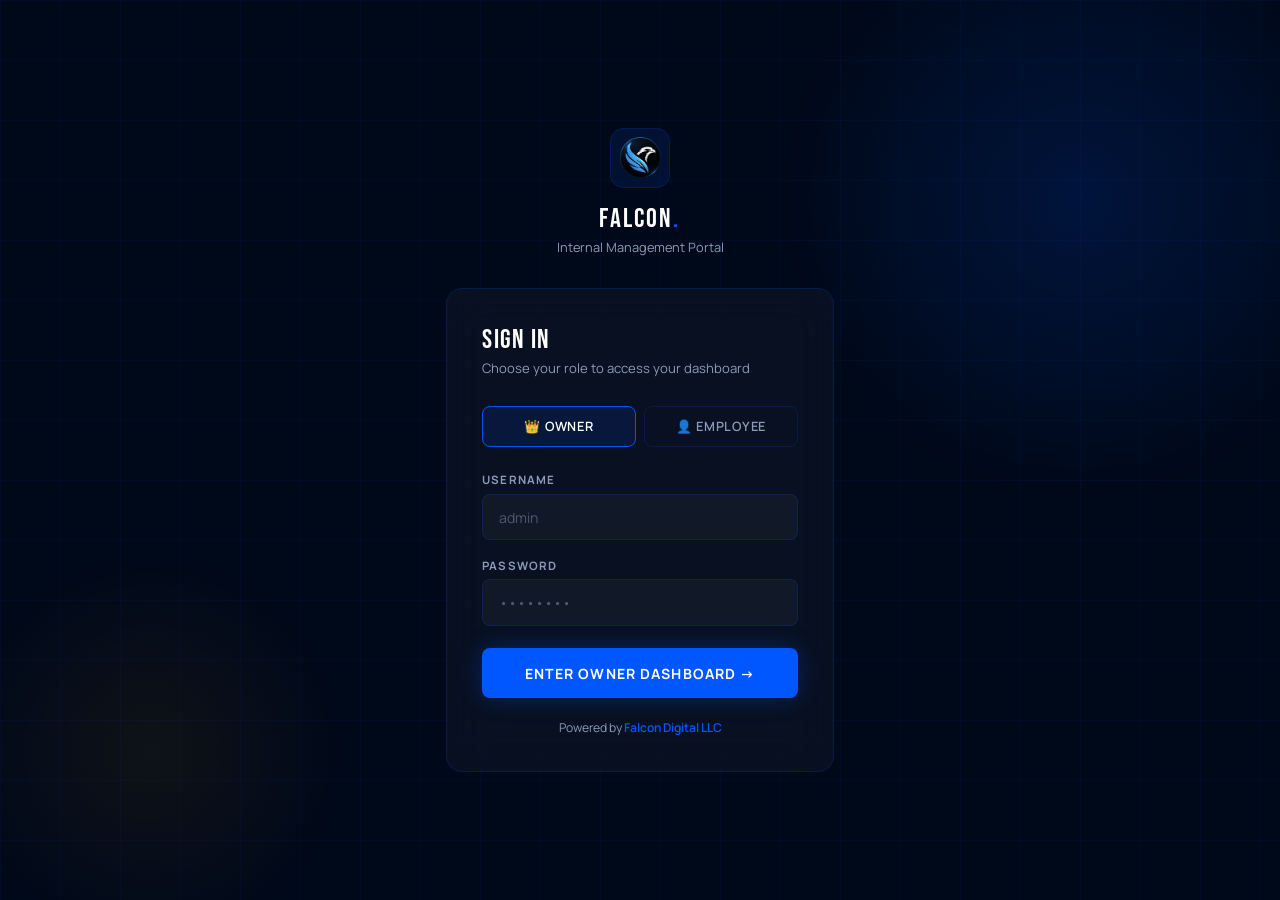
<file: dashboard/login.html>
<!DOCTYPE html>
<html lang="en">
<head>
  <meta charset="UTF-8"/>
  <meta name="viewport" content="width=device-width, initial-scale=1.0"/>
  <title>Falcon Digital — Login</title>
  <link rel="preconnect" href="https://fonts.googleapis.com"/>
  <link href="https://fonts.googleapis.com/css2?family=Bebas+Neue&family=Manrope:wght@300;400;500;600;700;800&display=swap" rel="stylesheet"/>
  <style>
    :root{--blue:#0057FF;--blue-glow:rgba(0,87,255,0.3);--navy:#00091A;--navy-2:#000D26;--gold:#FFB800;--white:#fff;--gray:#8A9AB8;--border:rgba(0,87,255,0.18);--red:#FF4560;--font-display:'Bebas Neue',sans-serif;--font-body:'Manrope',sans-serif;--ease:cubic-bezier(0.16,1,0.3,1);}
    *,*::before,*::after{box-sizing:border-box;margin:0;padding:0}
    body{font-family:var(--font-body);background:var(--navy);color:var(--white);min-height:100vh;display:flex;align-items:center;justify-content:center;overflow:hidden;}
    body::before{content:'';position:fixed;inset:0;background-image:linear-gradient(rgba(0,87,255,0.05) 1px,transparent 1px),linear-gradient(90deg,rgba(0,87,255,0.05) 1px,transparent 1px);background-size:60px 60px;pointer-events:none;}
    .glow{position:fixed;width:600px;height:600px;background:radial-gradient(circle,rgba(0,87,255,0.15) 0%,transparent 70%);top:-100px;right:-100px;pointer-events:none;animation:fl 8s ease-in-out infinite;}
    .glow2{position:fixed;width:400px;height:400px;background:radial-gradient(circle,rgba(255,184,0,0.06) 0%,transparent 70%);bottom:-50px;left:-50px;pointer-events:none;animation:fl 10s ease-in-out infinite reverse;}
    @keyframes fl{0%,100%{transform:translate(0,0)}50%{transform:translate(20px,-30px)}}
    .wrap{position:relative;z-index:1;width:100%;max-width:420px;padding:1rem;}
    .brand{text-align:center;margin-bottom:2rem;}
    .brand-logo{width:60px;height:60px;margin:0 auto 0.9rem;background:rgba(0,87,255,0.1);border:1px solid var(--border);border-radius:14px;display:flex;align-items:center;justify-content:center;overflow:hidden;}
    .brand-logo img{width:50px;height:50px;object-fit:contain;}
    .brand-name{font-family:var(--font-display);font-size:1.7rem;letter-spacing:0.08em;}
    .brand-name span{color:var(--blue);}
    .brand-sub{color:var(--gray);font-size:0.8rem;margin-top:0.2rem;}
    .card{background:rgba(255,255,255,0.03);border:1px solid var(--border);border-radius:16px;padding:2.2rem;backdrop-filter:blur(20px);}
    .card-title{font-family:var(--font-display);font-size:1.7rem;letter-spacing:0.05em;margin-bottom:0.2rem;}
    .card-sub{color:var(--gray);font-size:0.82rem;margin-bottom:1.8rem;}
    .role-tabs{display:grid;grid-template-columns:1fr 1fr;gap:0.5rem;margin-bottom:1.6rem;}
    .rtab{padding:0.65rem;border:1.5px solid var(--border);border-radius:8px;background:transparent;color:var(--gray);font-family:var(--font-body);font-size:0.8rem;font-weight:600;letter-spacing:0.06em;text-transform:uppercase;cursor:pointer;transition:all 0.3s;display:flex;align-items:center;justify-content:center;gap:0.4rem;}
    .rtab.active{border-color:var(--blue);color:var(--white);background:rgba(0,87,255,0.12);}
    .rtab:hover:not(.active){border-color:rgba(0,87,255,0.4);color:rgba(255,255,255,0.7);}
    .field{margin-bottom:1.1rem;}
    .field label{display:block;font-size:0.72rem;font-weight:700;letter-spacing:0.1em;text-transform:uppercase;color:var(--gray);margin-bottom:0.4rem;}
    .field input,.field select{width:100%;background:rgba(255,255,255,0.04);border:1.5px solid var(--border);border-radius:8px;padding:0.8rem 1rem;color:var(--white);font-family:var(--font-body);font-size:0.88rem;outline:none;transition:border-color 0.3s;-webkit-appearance:none;appearance:none;}
    .field input::placeholder{color:rgba(138,154,184,0.5);}
    .field input:focus,.field select:focus{border-color:var(--blue);}
    .field select option{background:var(--navy-2);}
    .btn-login{width:100%;padding:0.95rem;background:var(--blue);color:#fff;border:none;border-radius:8px;font-family:var(--font-body);font-size:0.88rem;font-weight:700;letter-spacing:0.08em;text-transform:uppercase;cursor:pointer;transition:all 0.3s;box-shadow:0 0 24px var(--blue-glow);margin-top:0.3rem;position:relative;overflow:hidden;}
    .btn-login:hover{box-shadow:0 0 40px var(--blue-glow);}
    .err{background:rgba(255,69,96,0.1);border:1px solid rgba(255,69,96,0.3);border-radius:8px;padding:0.75rem 1rem;font-size:0.8rem;color:var(--red);margin-bottom:1rem;display:none;}
    .err.show{display:block;}
    .hint{text-align:center;margin-top:1.3rem;font-size:0.76rem;color:var(--gray);}
    .hint span{color:var(--blue);font-weight:600;}
    .anim{animation:fu 0.7s var(--ease) both;}
    @keyframes fu{from{opacity:0;transform:translateY(20px)}to{opacity:1;transform:translateY(0)}}
    .d1{animation-delay:0.1s}.d2{animation-delay:0.2s}
  </style>
</head>
<body>
  <div class="glow"></div><div class="glow2"></div>
  <div class="wrap">
    <div class="brand anim">
      <div class="brand-logo"><img src="../assets/images/logo.png" alt="Falcon" onerror="this.style.display='none'"/></div>
      <div class="brand-name">Falcon<span>.</span></div>
      <div class="brand-sub">Internal Management Portal</div>
    </div>
    <div class="card anim d1">
      <div class="card-title">Sign In</div>
      <div class="card-sub">Choose your role to access your dashboard</div>
      <div class="role-tabs">
        <button class="rtab active" onclick="setRole('owner')" id="tab-owner">👑 Owner</button>
        <button class="rtab" onclick="setRole('employee')" id="tab-emp">👤 Employee</button>
      </div>
      <div class="err" id="err">Incorrect credentials. Please try again.</div>

      <!-- Owner -->
      <div id="owner-form">
        <div class="field"><label>Username</label><input id="ou" placeholder="admin" autocomplete="username"/></div>
        <div class="field"><label>Password</label><input type="password" id="op" placeholder="••••••••" autocomplete="current-password"/></div>
        <button class="btn-login" onclick="loginOwner()">Enter Owner Dashboard →</button>
      </div>

      <!-- Employee -->
      <div id="emp-form" style="display:none">
        <div class="field"><label>Username</label><input id="eu" placeholder="e.g. ali-hassan" autocomplete="username"/></div>
        <div class="field"><label>Password</label><input type="password" id="ep" placeholder="••••••••" autocomplete="current-password"/></div>
        <button class="btn-login" onclick="loginEmp()">Enter Employee Dashboard →</button>
      </div>

      <div class="hint anim d2">Powered by <span>Falcon Digital LLC</span></div>
    </div>
  </div>

  <script>
    function initData(){
      if(!localStorage.getItem('fd_owner')) localStorage.setItem('fd_owner',JSON.stringify({username:'admin',password:'falcons2025'}));
      if(!localStorage.getItem('fd_employees')) localStorage.setItem('fd_employees',JSON.stringify([
        {id:'emp1',name:'Ali Hassan',username:'ali-hassan',password:'ali123',role:'Media Buyer',commissionRate:10,active:true},
        {id:'emp2',name:'Sara Ahmed',username:'sara-ahmed',password:'sara123',role:'Account Manager',commissionRate:10,active:true},
        {id:'emp3',name:'Bilal Raza',username:'bilal-raza',password:'bilal123',role:'Content Creator',commissionRate:8,active:true},
      ]));
      migrateEmployees();
      if(!localStorage.getItem('fd_orders')) localStorage.setItem('fd_orders',JSON.stringify([]));
      if(!localStorage.getItem('fd_targets')) localStorage.setItem('fd_targets',JSON.stringify({}));
      if(!localStorage.getItem('fd_notifications')) localStorage.setItem('fd_notifications',JSON.stringify([]));
      if(!localStorage.getItem('fd_commission_settings')) localStorage.setItem('fd_commission_settings',JSON.stringify({}));
    }

    function slugName(name){
      return String(name||'employee').toLowerCase().trim().replace(/[^a-z0-9]+/g,'-').replace(/^-+|-+$/g,'')||'employee';
    }

    function uniqueUsername(name,id,emps){
      const taken=new Set(emps.map(e=>String(e.username||'').toLowerCase()).filter(Boolean));
      let base=slugName(name), user=base, n=2;
      while(taken.has(user)) user=`${base}-${n++}`;
      return user || `employee-${String(id||Date.now()).slice(-4)}`;
    }

    function migrateEmployees(){
      const emps=JSON.parse(localStorage.getItem('fd_employees')||'[]');
      let changed=false;
      emps.forEach(e=>{
        if(!e.username){
          e.username=uniqueUsername(e.name,e.id,emps);
          changed=true;
        }
      });
      if(changed) localStorage.setItem('fd_employees',JSON.stringify(emps));
    }

    function setRole(r){
      document.getElementById('tab-owner').classList.toggle('active',r==='owner');
      document.getElementById('tab-emp').classList.toggle('active',r==='employee');
      document.getElementById('owner-form').style.display=r==='owner'?'block':'none';
      document.getElementById('emp-form').style.display=r==='employee'?'block':'none';
      document.getElementById('err').classList.remove('show');
    }

    function loginOwner(){
      const owner=JSON.parse(localStorage.getItem('fd_owner'));
      if(document.getElementById('ou').value.trim()===owner.username&&document.getElementById('op').value===owner.password){
        sessionStorage.setItem('fd_session',JSON.stringify({role:'owner',name:'Owner'}));
        window.location.href='owner.html';
      } else document.getElementById('err').classList.add('show');
    }

    function loginEmp(){
      const username=document.getElementById('eu').value.trim().toLowerCase();
      const pass=document.getElementById('ep').value;
      const emps=JSON.parse(localStorage.getItem('fd_employees')||'[]');
      const emp=emps.find(e=>String(e.username||'').toLowerCase()===username&&e.password===pass&&e.active);
      if(emp){
        sessionStorage.setItem('fd_session',JSON.stringify({role:'employee',id:emp.id,name:emp.name,username:emp.username,empRole:emp.role}));
        window.location.href='employee.html';
      } else document.getElementById('err').classList.add('show');
    }

    document.addEventListener('keydown',e=>{
      if(e.key!=='Enter') return;
      document.getElementById('tab-owner').classList.contains('active')?loginOwner():loginEmp();
    });

    initData();
  </script>
</body>
</html>
</file>
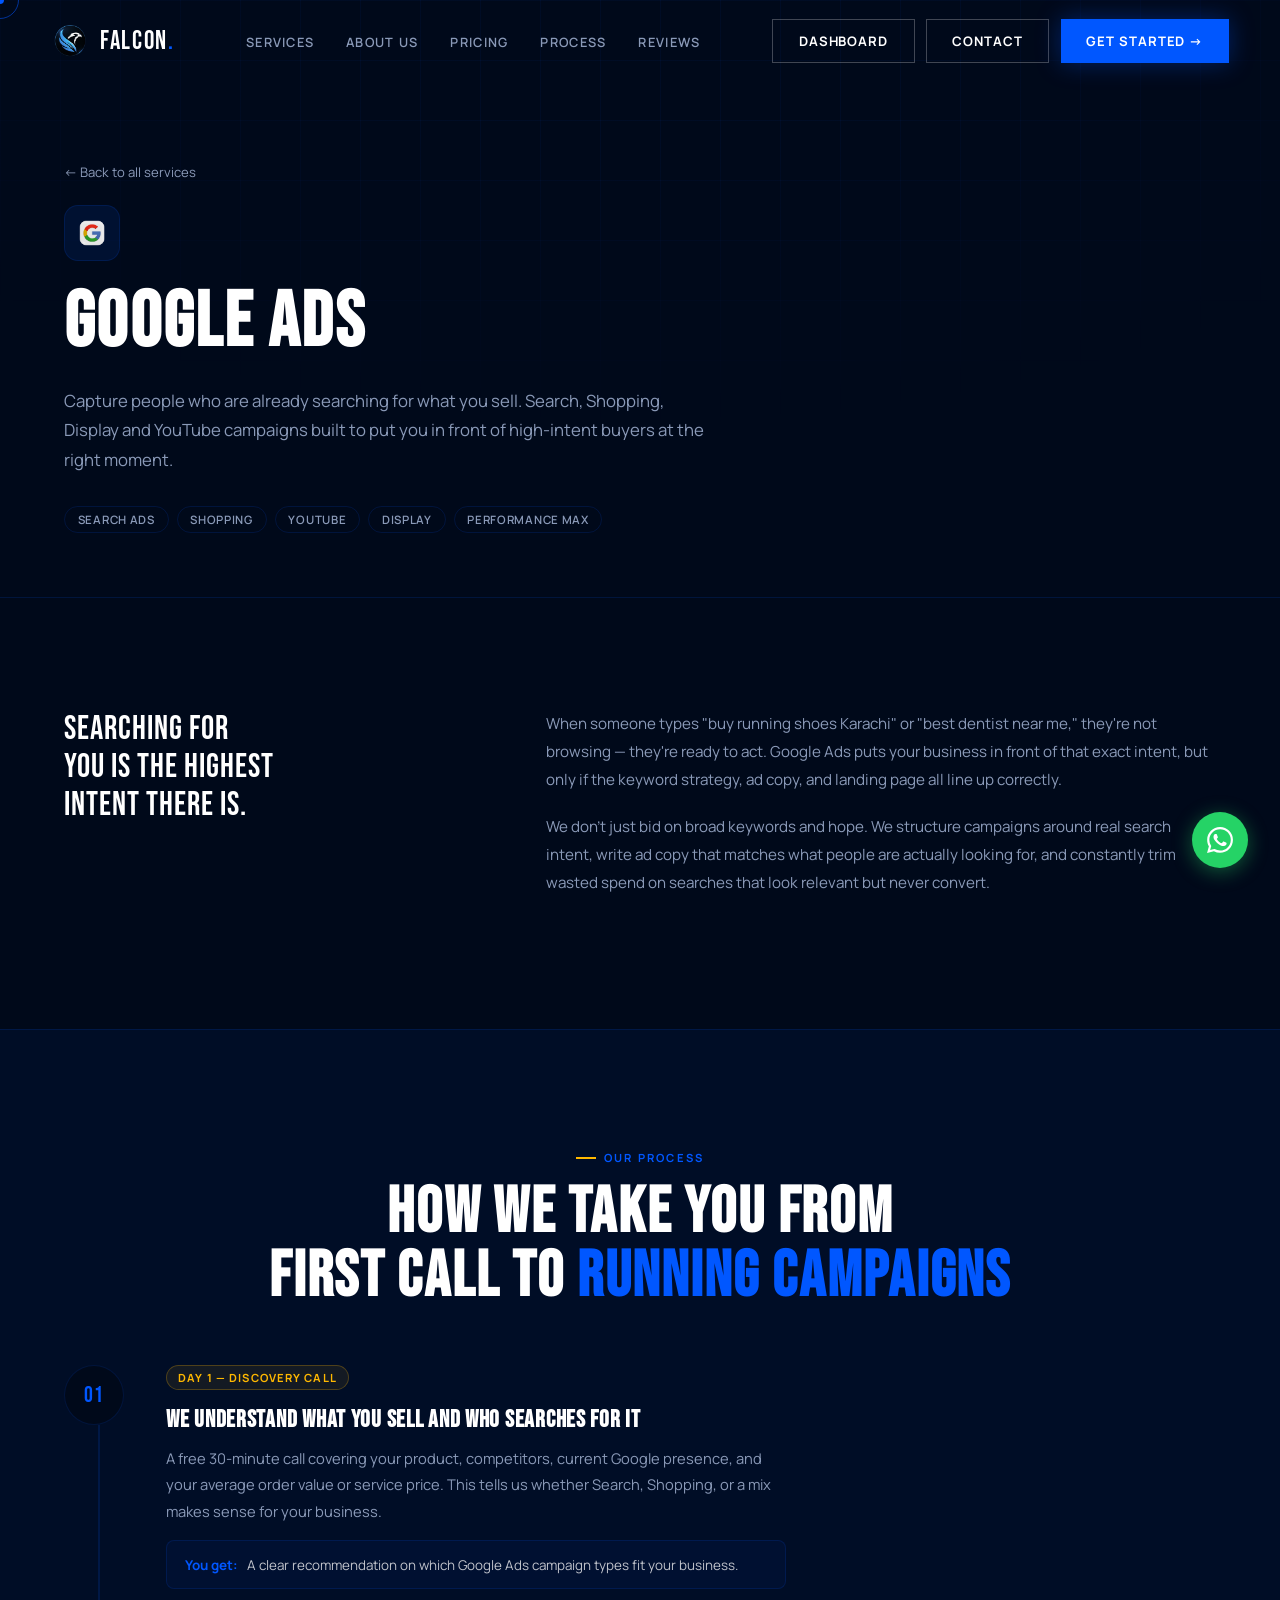
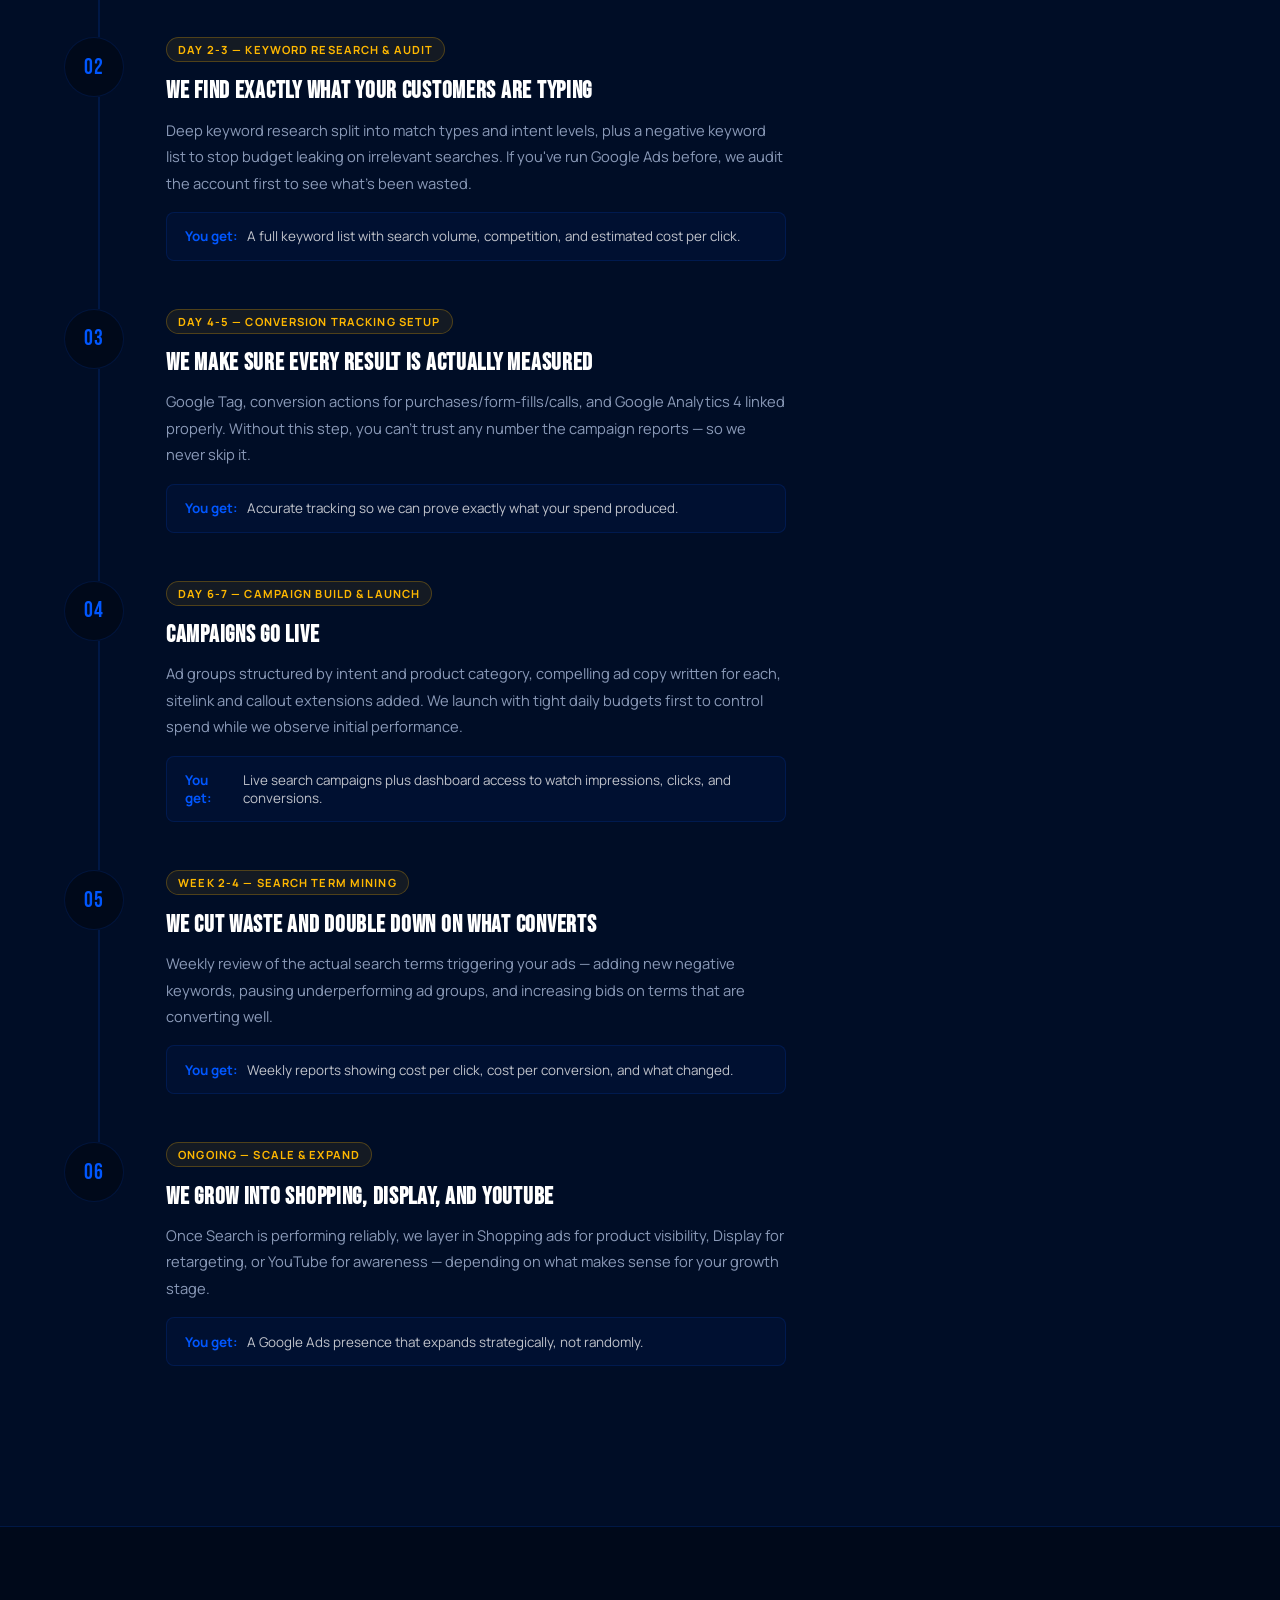
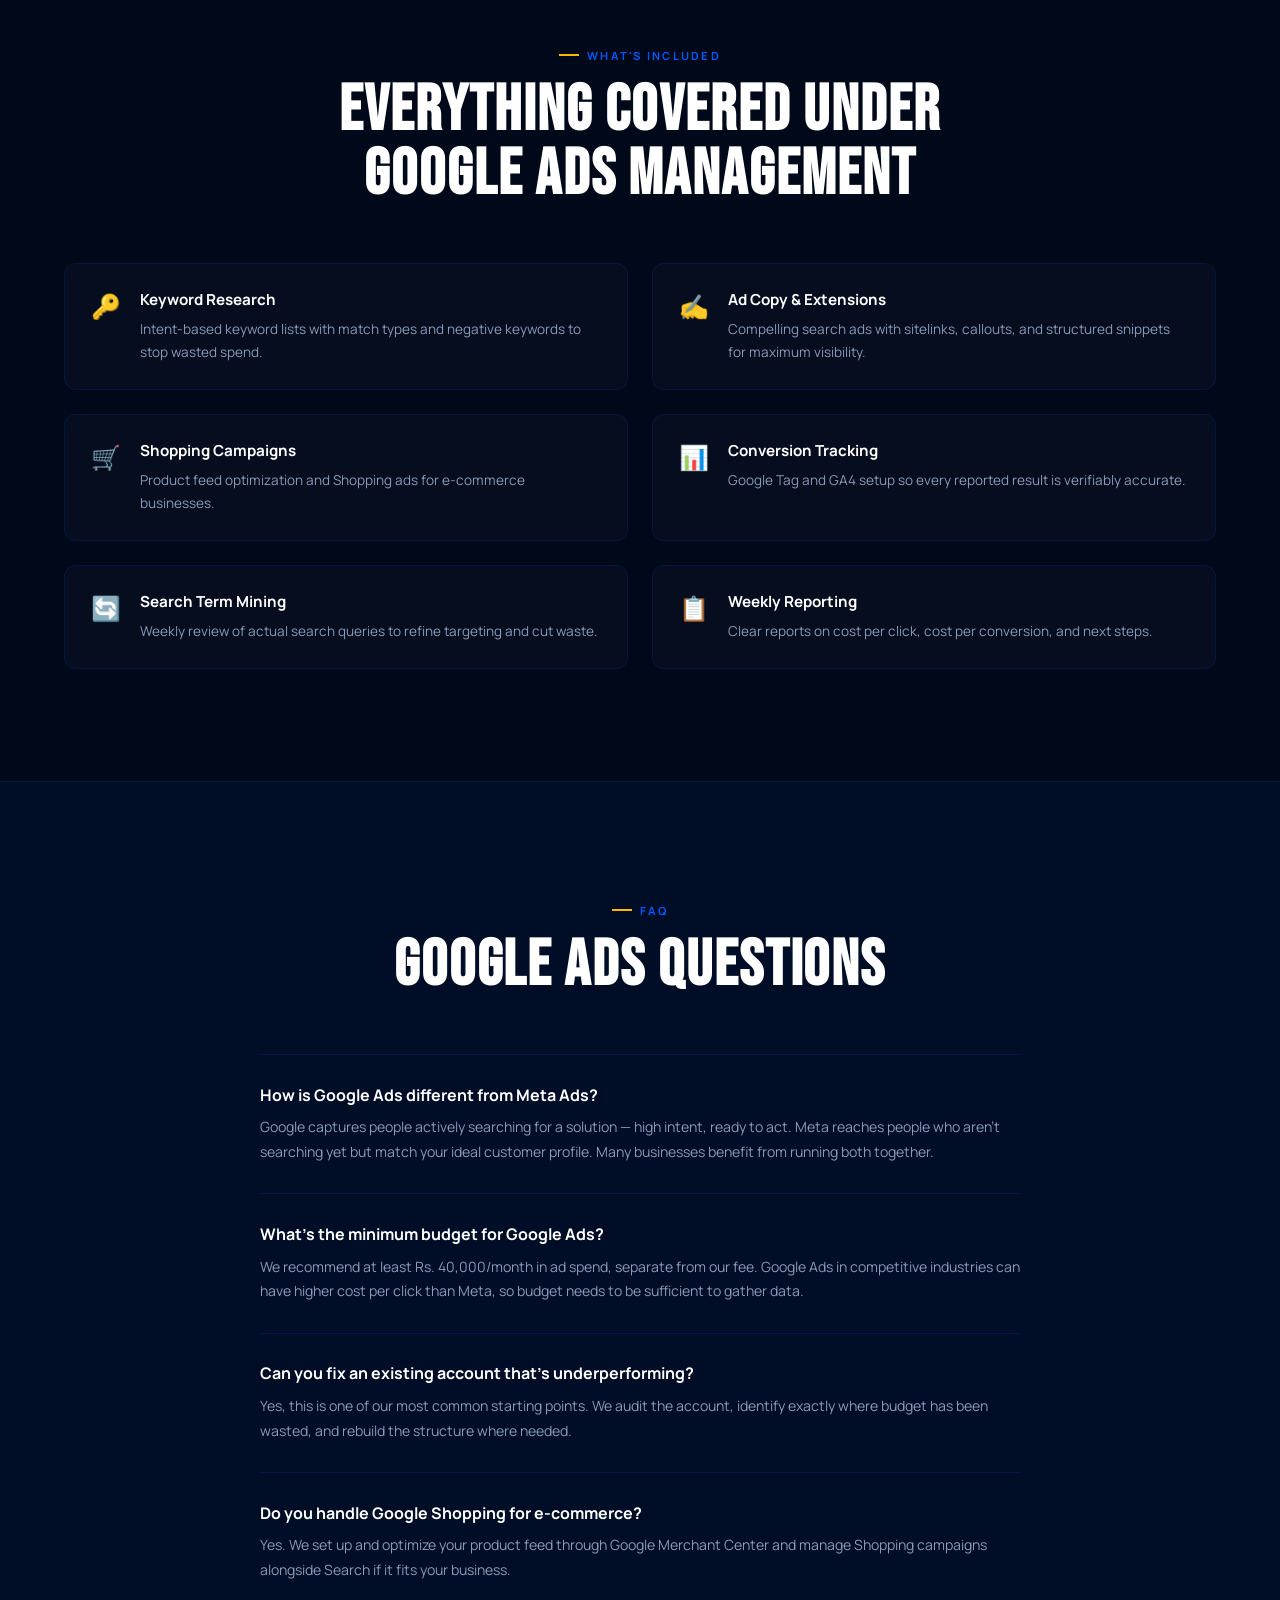
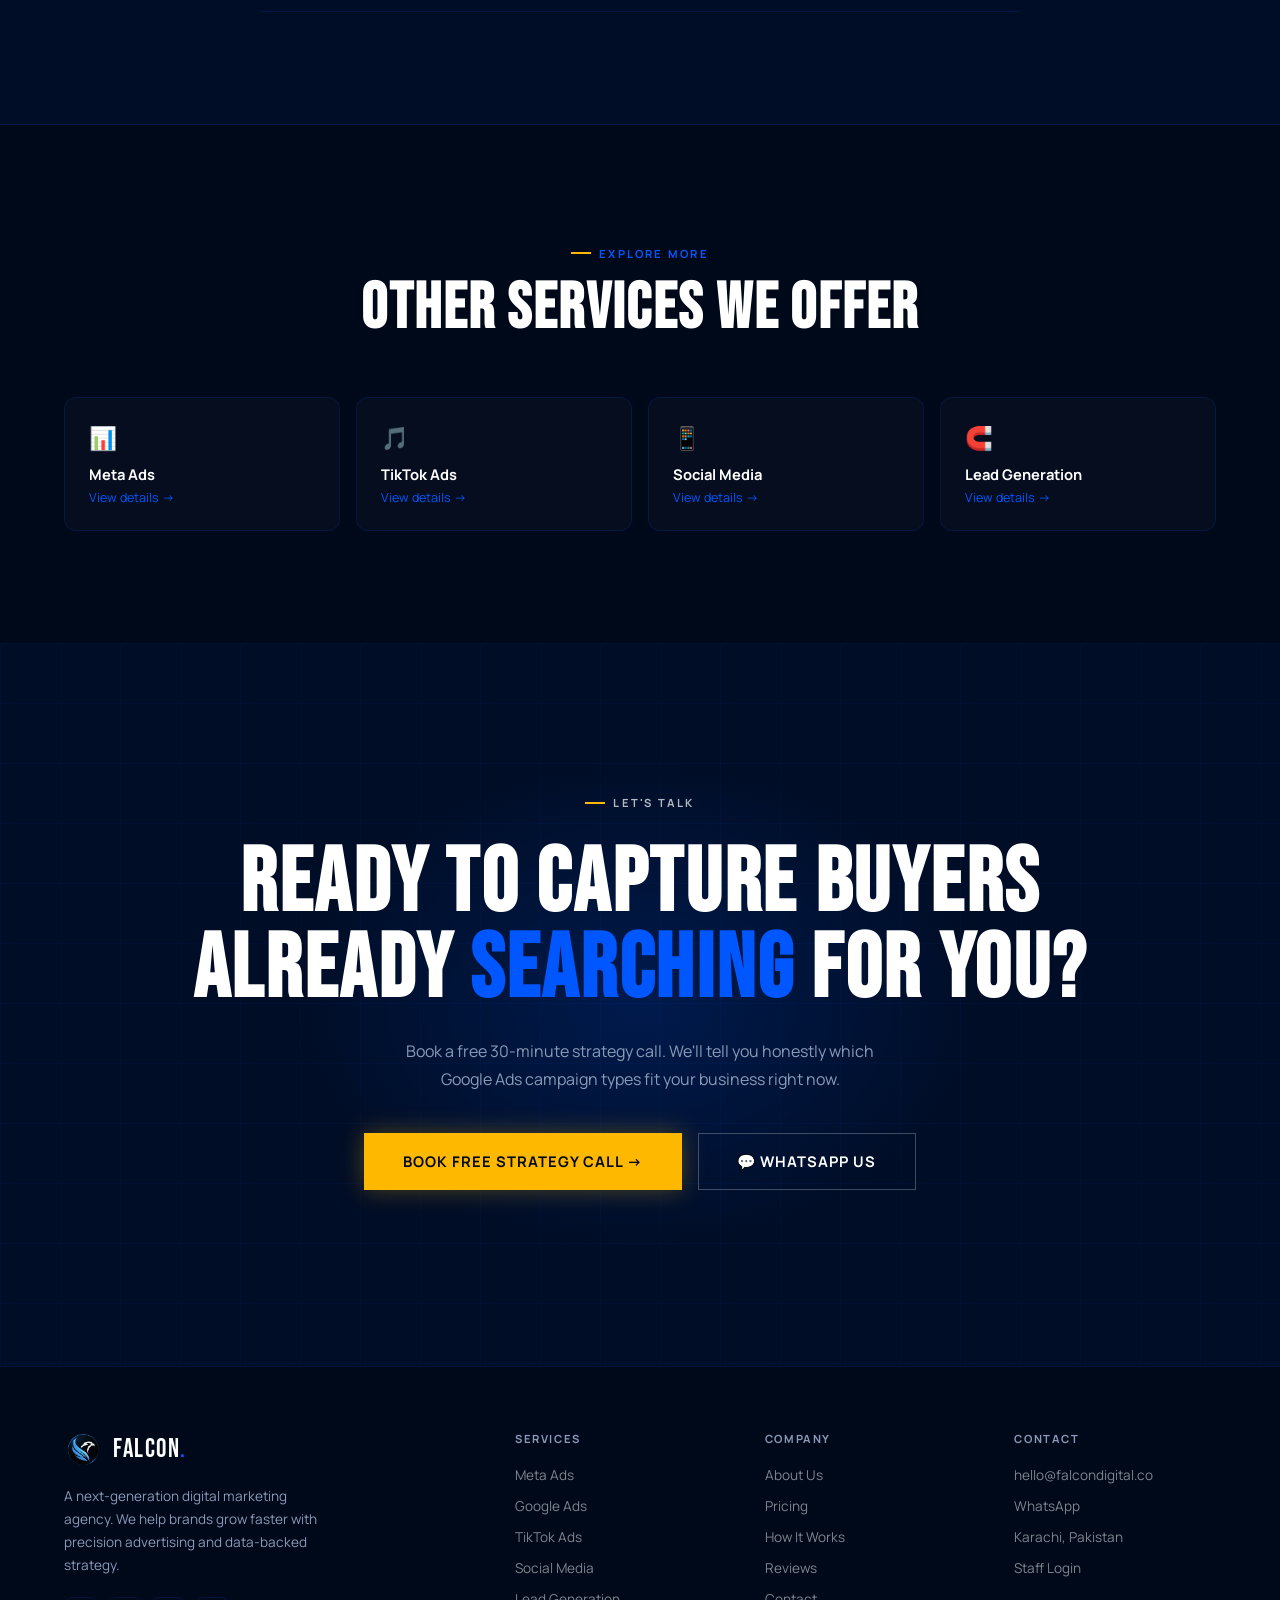
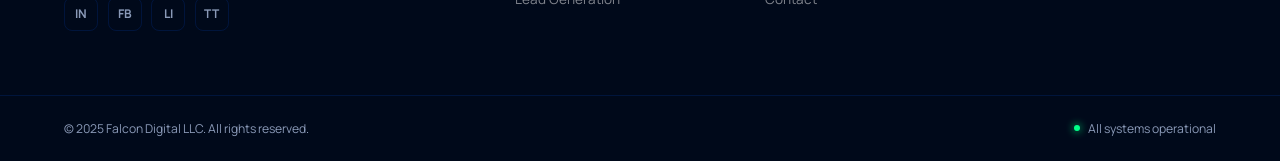
<file: services/google-ads.html>
<!DOCTYPE html>
<html lang="en">
<head>
  <meta charset="UTF-8"/>
  <meta name="viewport" content="width=device-width, initial-scale=1.0"/>
  <title>Google Ads — Falcon Digital</title>
  <meta name="description" content="Google Ads management. See our exact process from discovery call to scaling your campaigns."/>
  <link rel="preconnect" href="https://fonts.googleapis.com"/>
  <link rel="preconnect" href="https://fonts.gstatic.com" crossorigin/>
  <link href="https://fonts.googleapis.com/css2?family=Bebas+Neue&family=Manrope:wght@300;400;500;600;700;800&display=swap" rel="stylesheet"/>
  <link rel="stylesheet" href="../css/style.css"/>
  <link rel="stylesheet" href="../css/service.css"/>
</head>
<body>

  <div id="cursor"><div class="cur-dot"></div><div class="cur-ring"></div></div>

  <nav id="navbar">
    <div class="nav-inner">
      <a href="../index.html" class="logo">
        <img src="../assets/images/logo.png" alt="Falcon" class="logo-img" onerror="this.style.display='none'"/>
        <span class="logo-txt">Falcon<span class="blue">.</span></span>
      </a>
      <ul class="nav-links">
        <li><a href="../index.html#services">Services</a></li>
        <li><a href="../about.html">About Us</a></li>
        <li><a href="../pricing.html">Pricing</a></li>
        <li><a href="../index.html#process">Process</a></li>
        <li><a href="../index.html#testimonials">Reviews</a></li>
      </ul>
      <div class="nav-cta">
        <a href="../dashboard/login.html" class="btn btn-outline">Dashboard</a>
        <a href="../contact.html" class="btn btn-outline">Contact</a>
        <a href="../contact.html" class="btn btn-primary">Get Started →</a>
      </div>
      <button class="hamburger" id="hamburger" aria-label="Menu">
        <span></span><span></span><span></span>
      </button>
    </div>
  </nav>

  <div class="mobile-menu" id="mobile-menu">
    <a href="../index.html#services" class="mm-link">Services</a>
    <a href="../about.html" class="mm-link">About Us</a>
    <a href="../pricing.html" class="mm-link">Pricing</a>
    <a href="../index.html#process" class="mm-link">Process</a>
    <a href="../index.html#testimonials" class="mm-link">Reviews</a>
    <a href="../dashboard/login.html" class="mm-link">Dashboard</a>
    <a href="../contact.html" class="mm-link blue">Get Started</a>
  </div>

  <section class="svc-hero">
    <div class="svc-hero-grid"></div>
    <div class="section-inner">
      <a href="../index.html#services" class="back-link">← Back to all services</a>
      <div class="svc-hero-icon"><img src="../assets/images/google.png" alt="Google" style="width:40px;height:40px;object-fit:contain;border-radius:8px;"/></div>
      <h1 class="svc-hero-title">Google Ads</h1>
      <p class="svc-hero-sub">Capture people who are already searching for what you sell. Search, Shopping, Display and YouTube campaigns built to put you in front of high-intent buyers at the right moment.</p>
      <div class="svc-hero-tags">
        <span>Search Ads</span><span>Shopping</span><span>YouTube</span><span>Display</span><span>Performance Max</span>
      </div>
    </div>
  </section>

  <section class="section-pad">
    <div class="section-inner">
      <div class="svc-intro">
        <div class="svc-intro-label">Searching for<br>you is the highest<br>intent there is.</div>
        <div class="svc-intro-text">
          <p>When someone types "buy running shoes Karachi" or "best dentist near me," they're not browsing — they're ready to act. Google Ads puts your business in front of that exact intent, but only if the keyword strategy, ad copy, and landing page all line up correctly.</p>
          <p>We don't just bid on broad keywords and hope. We structure campaigns around real search intent, write ad copy that matches what people are actually looking for, and constantly trim wasted spend on searches that look relevant but never convert.</p>
        </div>
      </div>
    </div>
  </section>

  <section class="section-pad" style="background:var(--navy-2);border-top:1px solid var(--border);border-bottom:1px solid var(--border);">
    <div class="section-inner">
      <div class="section-header center-header">
        <div class="stag">Our Process</div>
        <h2 class="sec-title">How we take you from<br>first call to <span class="blue">running campaigns</span></h2>
      </div>

      <div class="client-process">

        <div class="cp-step">
          <div class="cp-step-num">01</div>
          <div class="cp-step-content">
            <div class="cp-step-badge">Day 1 — Discovery Call</div>
            <h3 class="cp-step-title">We understand what you sell and who searches for it</h3>
            <p class="cp-step-desc">A free 30-minute call covering your product, competitors, current Google presence, and your average order value or service price. This tells us whether Search, Shopping, or a mix makes sense for your business.</p>
            <div class="cp-step-deliverable"><b>You get:</b> A clear recommendation on which Google Ads campaign types fit your business.</div>
          </div>
        </div>

        <div class="cp-step">
          <div class="cp-step-num">02</div>
          <div class="cp-step-content">
            <div class="cp-step-badge">Day 2-3 — Keyword Research & Audit</div>
            <h3 class="cp-step-title">We find exactly what your customers are typing</h3>
            <p class="cp-step-desc">Deep keyword research split into match types and intent levels, plus a negative keyword list to stop budget leaking on irrelevant searches. If you've run Google Ads before, we audit the account first to see what's been wasted.</p>
            <div class="cp-step-deliverable"><b>You get:</b> A full keyword list with search volume, competition, and estimated cost per click.</div>
          </div>
        </div>

        <div class="cp-step">
          <div class="cp-step-num">03</div>
          <div class="cp-step-content">
            <div class="cp-step-badge">Day 4-5 — Conversion Tracking Setup</div>
            <h3 class="cp-step-title">We make sure every result is actually measured</h3>
            <p class="cp-step-desc">Google Tag, conversion actions for purchases/form-fills/calls, and Google Analytics 4 linked properly. Without this step, you can't trust any number the campaign reports — so we never skip it.</p>
            <div class="cp-step-deliverable"><b>You get:</b> Accurate tracking so we can prove exactly what your spend produced.</div>
          </div>
        </div>

        <div class="cp-step">
          <div class="cp-step-num">04</div>
          <div class="cp-step-content">
            <div class="cp-step-badge">Day 6-7 — Campaign Build & Launch</div>
            <h3 class="cp-step-title">Campaigns go live</h3>
            <p class="cp-step-desc">Ad groups structured by intent and product category, compelling ad copy written for each, sitelink and callout extensions added. We launch with tight daily budgets first to control spend while we observe initial performance.</p>
            <div class="cp-step-deliverable"><b>You get:</b> Live search campaigns plus dashboard access to watch impressions, clicks, and conversions.</div>
          </div>
        </div>

        <div class="cp-step">
          <div class="cp-step-num">05</div>
          <div class="cp-step-content">
            <div class="cp-step-badge">Week 2-4 — Search Term Mining</div>
            <h3 class="cp-step-title">We cut waste and double down on what converts</h3>
            <p class="cp-step-desc">Weekly review of the actual search terms triggering your ads — adding new negative keywords, pausing underperforming ad groups, and increasing bids on terms that are converting well.</p>
            <div class="cp-step-deliverable"><b>You get:</b> Weekly reports showing cost per click, cost per conversion, and what changed.</div>
          </div>
        </div>

        <div class="cp-step">
          <div class="cp-step-num">06</div>
          <div class="cp-step-content">
            <div class="cp-step-badge">Ongoing — Scale & Expand</div>
            <h3 class="cp-step-title">We grow into Shopping, Display, and YouTube</h3>
            <p class="cp-step-desc">Once Search is performing reliably, we layer in Shopping ads for product visibility, Display for retargeting, or YouTube for awareness — depending on what makes sense for your growth stage.</p>
            <div class="cp-step-deliverable"><b>You get:</b> A Google Ads presence that expands strategically, not randomly.</div>
          </div>
        </div>

      </div>
    </div>
  </section>

  <section class="section-pad">
    <div class="section-inner">
      <div class="section-header center-header">
        <div class="stag">What's Included</div>
        <h2 class="sec-title">Everything covered under<br>Google Ads management</h2>
      </div>
      <div class="included-grid">
        <div class="included-item">
          <div class="included-icon">🔑</div>
          <div><div class="included-title">Keyword Research</div><div class="included-desc">Intent-based keyword lists with match types and negative keywords to stop wasted spend.</div></div>
        </div>
        <div class="included-item">
          <div class="included-icon">✍️</div>
          <div><div class="included-title">Ad Copy & Extensions</div><div class="included-desc">Compelling search ads with sitelinks, callouts, and structured snippets for maximum visibility.</div></div>
        </div>
        <div class="included-item">
          <div class="included-icon">🛒</div>
          <div><div class="included-title">Shopping Campaigns</div><div class="included-desc">Product feed optimization and Shopping ads for e-commerce businesses.</div></div>
        </div>
        <div class="included-item">
          <div class="included-icon">📊</div>
          <div><div class="included-title">Conversion Tracking</div><div class="included-desc">Google Tag and GA4 setup so every reported result is verifiably accurate.</div></div>
        </div>
        <div class="included-item">
          <div class="included-icon">🔄</div>
          <div><div class="included-title">Search Term Mining</div><div class="included-desc">Weekly review of actual search queries to refine targeting and cut waste.</div></div>
        </div>
        <div class="included-item">
          <div class="included-icon">📋</div>
          <div><div class="included-title">Weekly Reporting</div><div class="included-desc">Clear reports on cost per click, cost per conversion, and next steps.</div></div>
        </div>
      </div>
    </div>
  </section>

  <section class="section-pad" style="background:var(--navy-2);border-top:1px solid var(--border);border-bottom:1px solid var(--border);">
    <div class="section-inner">
      <div class="section-header center-header">
        <div class="stag">FAQ</div>
        <h2 class="sec-title">Google Ads questions</h2>
      </div>
      <div class="svc-faq-list" style="margin:0 auto;">
        <div class="svc-faq-row">
          <div class="svc-faq-q">How is Google Ads different from Meta Ads?</div>
          <p class="svc-faq-a">Google captures people actively searching for a solution — high intent, ready to act. Meta reaches people who aren't searching yet but match your ideal customer profile. Many businesses benefit from running both together.</p>
        </div>
        <div class="svc-faq-row">
          <div class="svc-faq-q">What's the minimum budget for Google Ads?</div>
          <p class="svc-faq-a">We recommend at least Rs. 40,000/month in ad spend, separate from our fee. Google Ads in competitive industries can have higher cost per click than Meta, so budget needs to be sufficient to gather data.</p>
        </div>
        <div class="svc-faq-row">
          <div class="svc-faq-q">Can you fix an existing account that's underperforming?</div>
          <p class="svc-faq-a">Yes, this is one of our most common starting points. We audit the account, identify exactly where budget has been wasted, and rebuild the structure where needed.</p>
        </div>
        <div class="svc-faq-row">
          <div class="svc-faq-q">Do you handle Google Shopping for e-commerce?</div>
          <p class="svc-faq-a">Yes. We set up and optimize your product feed through Google Merchant Center and manage Shopping campaigns alongside Search if it fits your business.</p>
        </div>
      </div>
    </div>
  </section>

  <section class="section-pad">
    <div class="section-inner">
      <div class="section-header center-header">
        <div class="stag">Explore More</div>
        <h2 class="sec-title">Other services we offer</h2>
      </div>
      <div class="other-services">
        <a href="meta-ads.html" class="other-svc-card">
          <div class="osc-icon">📊</div>
          <div class="osc-name">Meta Ads</div>
          <div class="osc-arrow">View details →</div>
        </a>
        <a href="tiktok-ads.html" class="other-svc-card">
          <div class="osc-icon">🎵</div>
          <div class="osc-name">TikTok Ads</div>
          <div class="osc-arrow">View details →</div>
        </a>
        <a href="social-media.html" class="other-svc-card">
          <div class="osc-icon">📱</div>
          <div class="osc-name">Social Media</div>
          <div class="osc-arrow">View details →</div>
        </a>
        <a href="lead-generation.html" class="other-svc-card">
          <div class="osc-icon">🧲</div>
          <div class="osc-name">Lead Generation</div>
          <div class="osc-arrow">View details →</div>
        </a>
      </div>
    </div>
  </section>

  <section id="cta" class="cta-section">
    <div class="cta-glow"></div>
    <div class="cta-grid-bg"></div>
    <div class="section-inner cta-inner">
      <div class="stag stag-white" style="display:inline-flex;">Let's Talk</div>
      <h2 class="cta-title">Ready to capture buyers<br>already <span class="blue">searching</span> for you?</h2>
      <p class="cta-desc">Book a free 30-minute strategy call. We'll tell you honestly which Google Ads campaign types fit your business right now.</p>
      <div class="cta-actions">
        <a href="../contact.html" class="btn btn-gold btn-xl">Book Free Strategy Call →</a>
        <a href="https://wa.me/923000000000" class="btn btn-outline btn-xl" target="_blank">💬 WhatsApp Us</a>
      </div>
    </div>
  </section>

  <footer>
    <div class="footer-top">
      <div class="footer-brand">
        <div class="logo" style="margin-bottom:1rem">
          <img src="../assets/images/logo.png" alt="Falcon" class="logo-img" onerror="this.style.display='none'"/>
          <span class="logo-txt">Falcon<span class="blue">.</span></span>
        </div>
        <p>A next-generation digital marketing agency. We help brands grow faster with precision advertising and data-backed strategy.</p>
        <div class="footer-socials">
          <a href="#" class="fsoc">in</a>
          <a href="#" class="fsoc">fb</a>
          <a href="#" class="fsoc">li</a>
          <a href="#" class="fsoc">tt</a>
        </div>
      </div>
      <div class="footer-col">
        <h4>Services</h4>
        <ul>
          <li><a href="meta-ads.html">Meta Ads</a></li>
          <li><a href="google-ads.html">Google Ads</a></li>
          <li><a href="tiktok-ads.html">TikTok Ads</a></li>
          <li><a href="social-media.html">Social Media</a></li>
          <li><a href="lead-generation.html">Lead Generation</a></li>
        </ul>
      </div>
      <div class="footer-col">
        <h4>Company</h4>
        <ul>
          <li><a href="../about.html">About Us</a></li>
          <li><a href="../pricing.html">Pricing</a></li>
          <li><a href="../index.html#process">How It Works</a></li>
          <li><a href="../index.html#testimonials">Reviews</a></li>
          <li><a href="../contact.html">Contact</a></li>
        </ul>
      </div>
      <div class="footer-col">
        <h4>Contact</h4>
        <ul>
          <li><a href="mailto:hello@falcondigital.co">hello@falcondigital.co</a></li>
          <li><a href="https://wa.me/923000000000">WhatsApp</a></li>
          <li><a href="#">Karachi, Pakistan</a></li>
          <li><a href="../dashboard/login.html">Staff Login</a></li>
        </ul>
      </div>
    </div>
    <div class="footer-bottom">
      <p>© 2025 Falcon Digital LLC. All rights reserved.</p>
      <div class="footer-live"><span class="badge-dot"></span> All systems operational</div>
    </div>
  </footer>

  <a href="https://wa.me/923000000000" class="wa-float" target="_blank">
    <svg viewBox="0 0 24 24" fill="currentColor" width="26" height="26"><path d="M17.472 14.382c-.297-.149-1.758-.867-2.03-.967-.273-.099-.471-.148-.67.15-.197.297-.767.966-.94 1.164-.173.199-.347.223-.644.075-.297-.15-1.255-.463-2.39-1.475-.883-.788-1.48-1.761-1.653-2.059-.173-.297-.018-.458.13-.606.134-.133.298-.347.446-.52.149-.174.198-.298.298-.497.099-.198.05-.371-.025-.52-.075-.149-.669-1.612-.916-2.207-.242-.579-.487-.5-.669-.51-.173-.008-.371-.01-.57-.01-.198 0-.52.074-.792.372-.272.297-1.04 1.016-1.04 2.479 0 1.462 1.065 2.875 1.213 3.074.149.198 2.096 3.2 5.077 4.487.709.306 1.262.489 1.694.625.712.227 1.36.195 1.871.118.571-.085 1.758-.719 2.006-1.413.248-.694.248-1.289.173-1.413-.074-.124-.272-.198-.57-.347m-5.421 7.403h-.004a9.87 9.87 0 01-5.031-1.378l-.361-.214-3.741.982.998-3.648-.235-.374a9.86 9.86 0 01-1.51-5.26c.001-5.45 4.436-9.884 9.888-9.884 2.64 0 5.122 1.03 6.988 2.898a9.825 9.825 0 012.893 6.994c-.003 5.45-4.437 9.884-9.885 9.884m8.413-18.297A11.815 11.815 0 0012.05 0C5.495 0 .16 5.335.157 11.892c0 2.096.547 4.142 1.588 5.945L.057 24l6.305-1.654a11.882 11.882 0 005.683 1.448h.005c6.554 0 11.89-5.335 11.893-11.893a11.821 11.821 0 00-3.48-8.413Z"/></svg>
  </a>

  <script src="../js/main.js"></script>
</body>
</html>
</file>
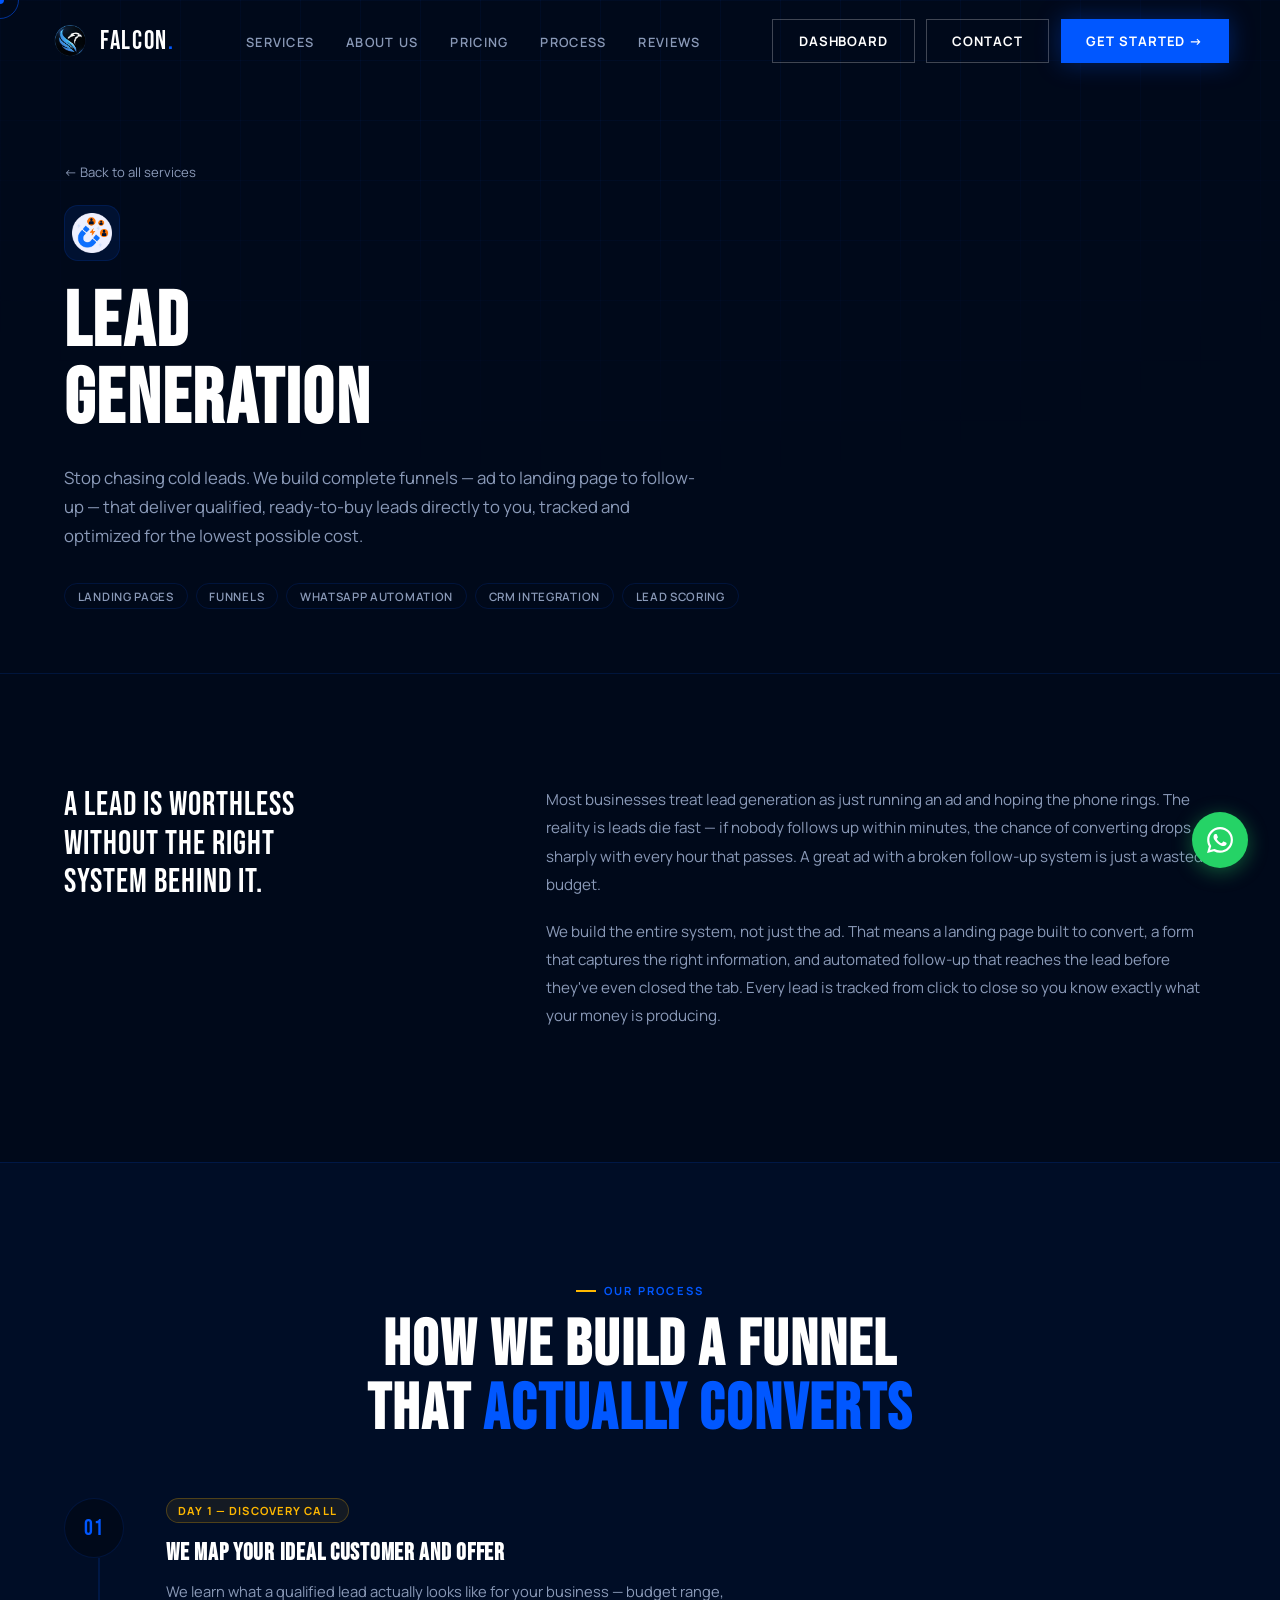
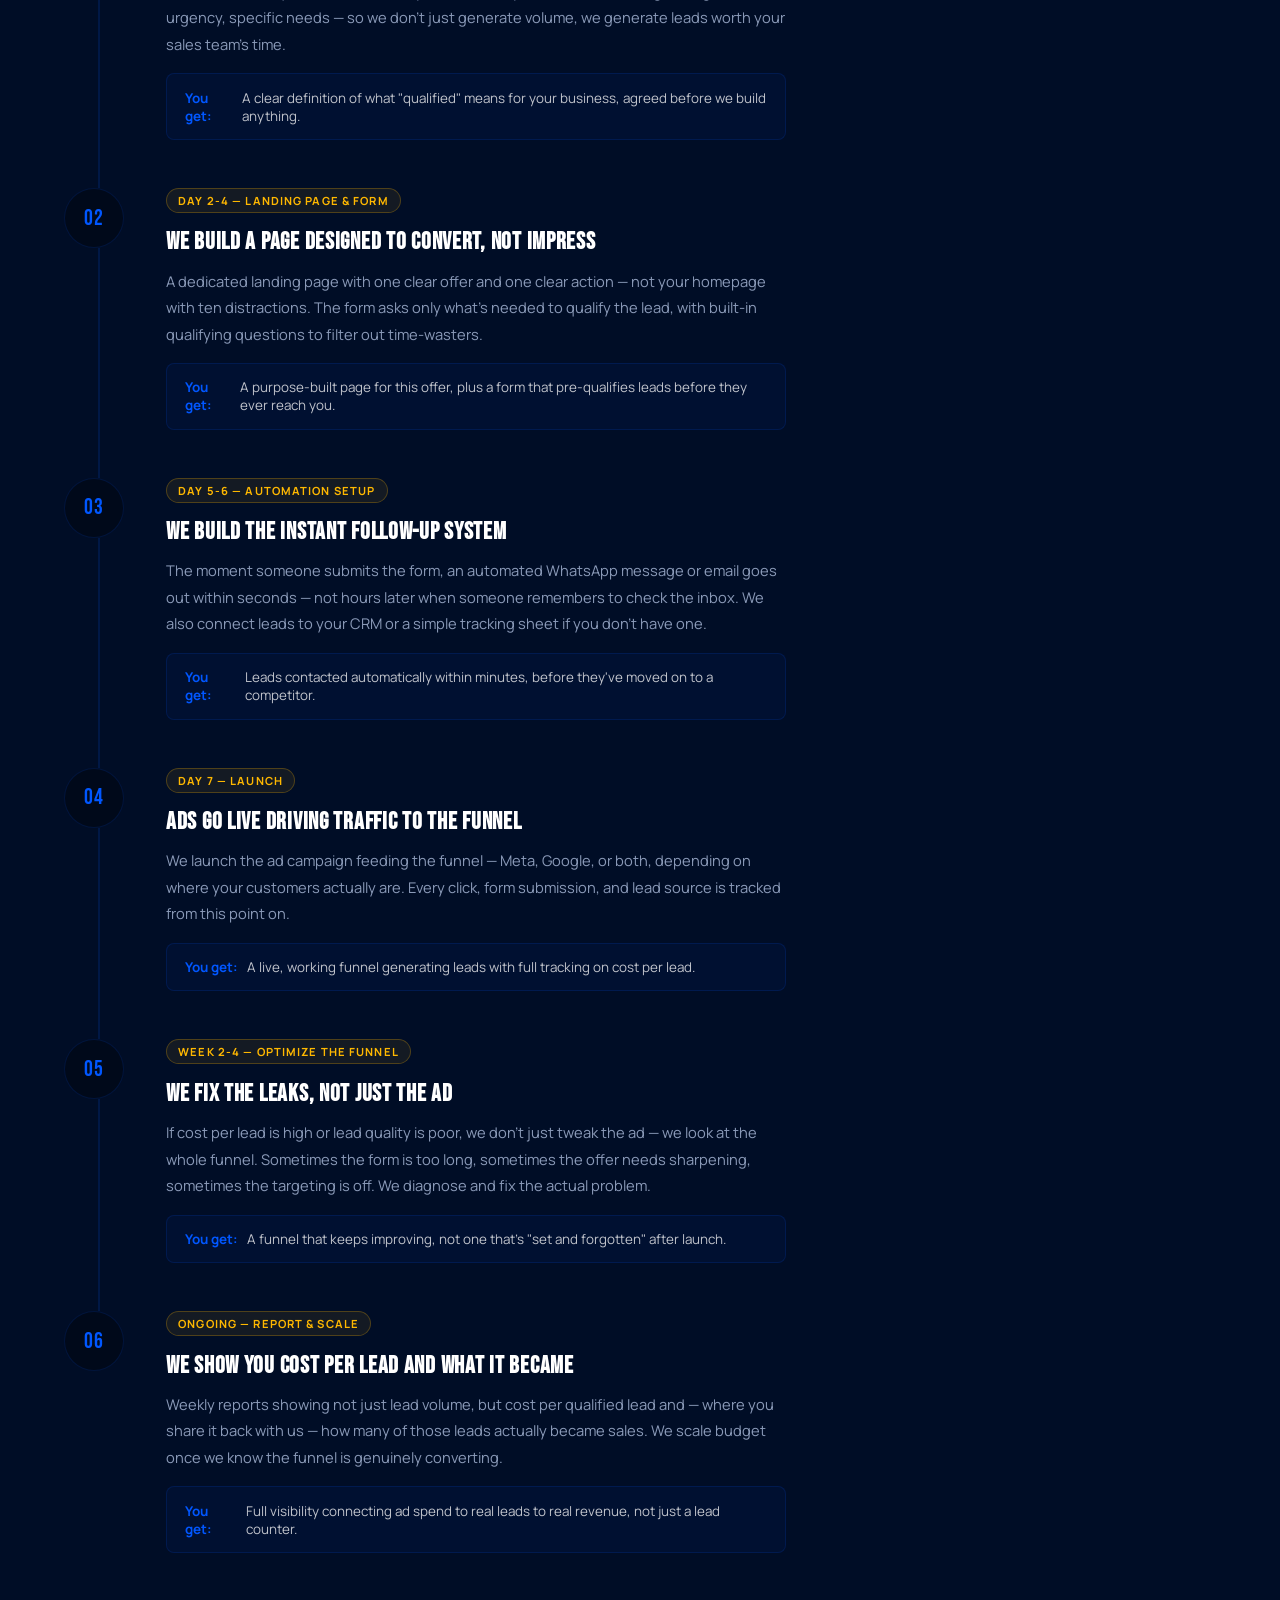
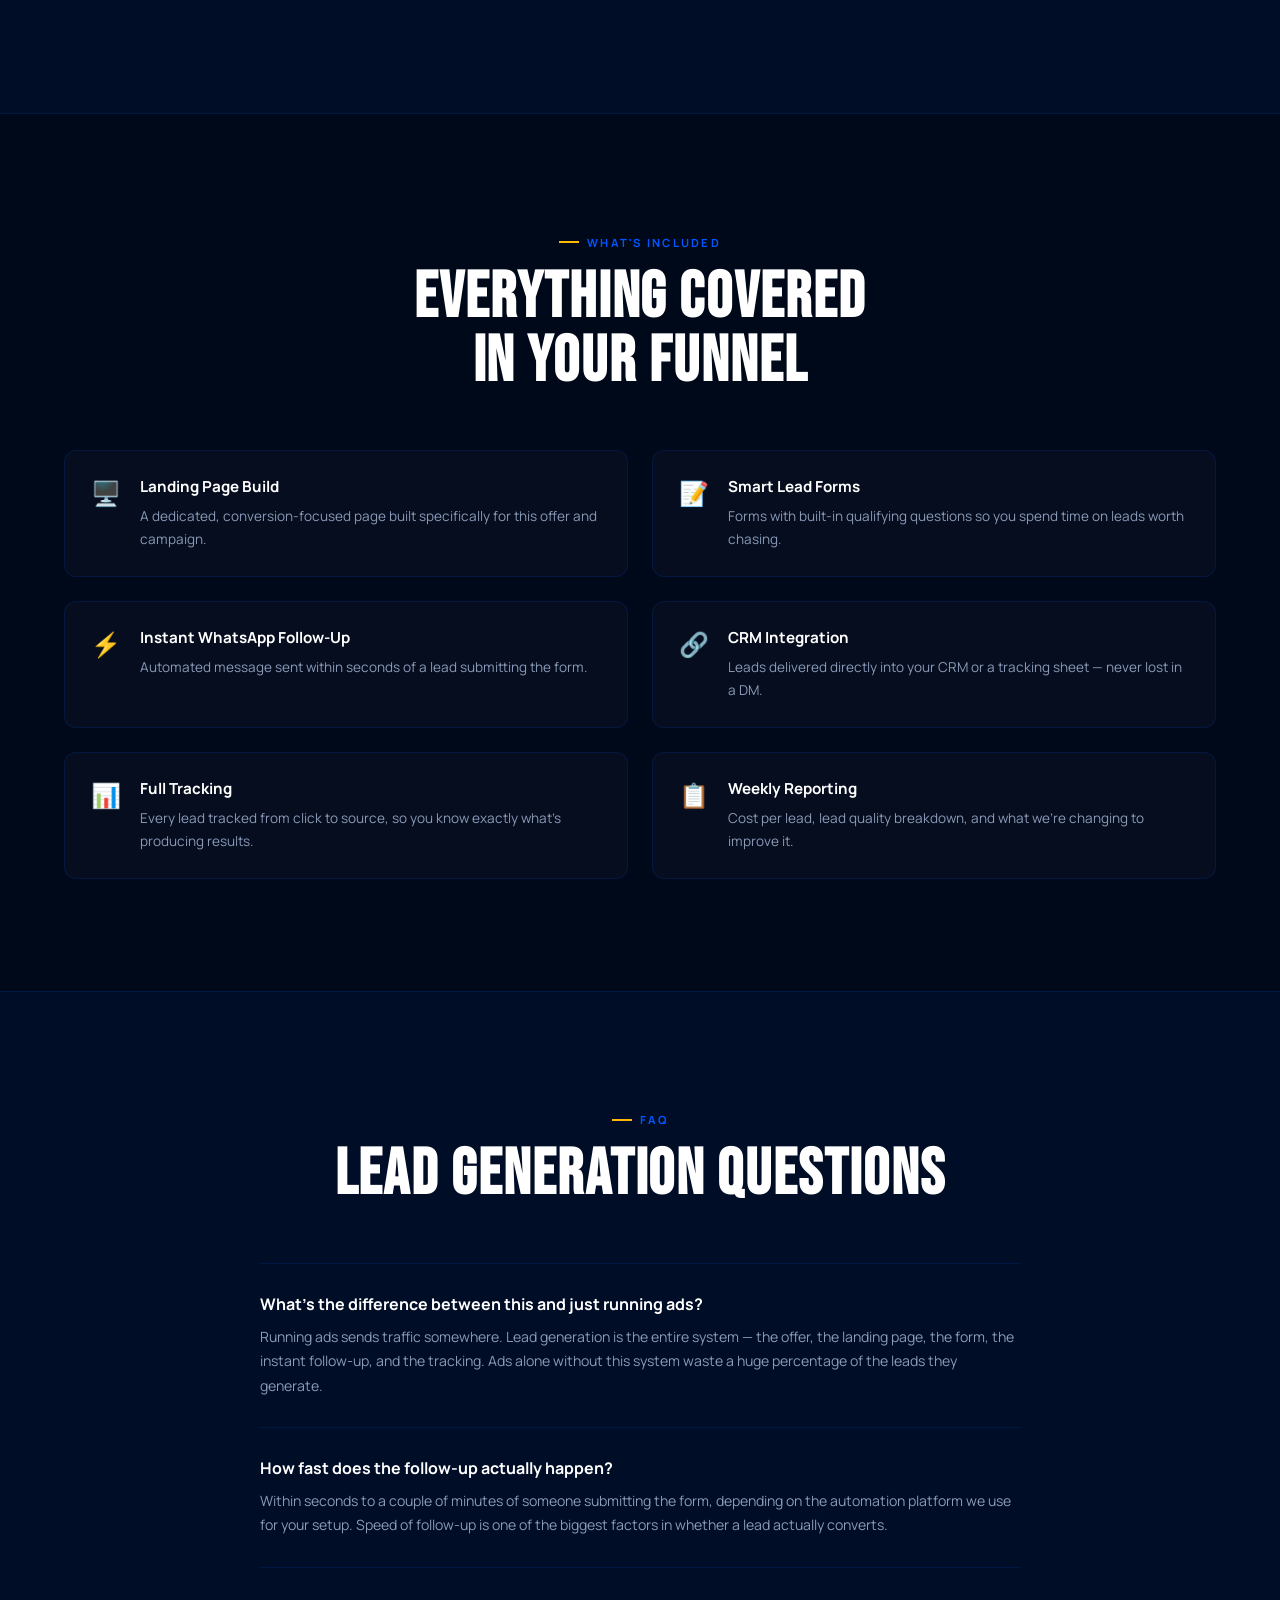
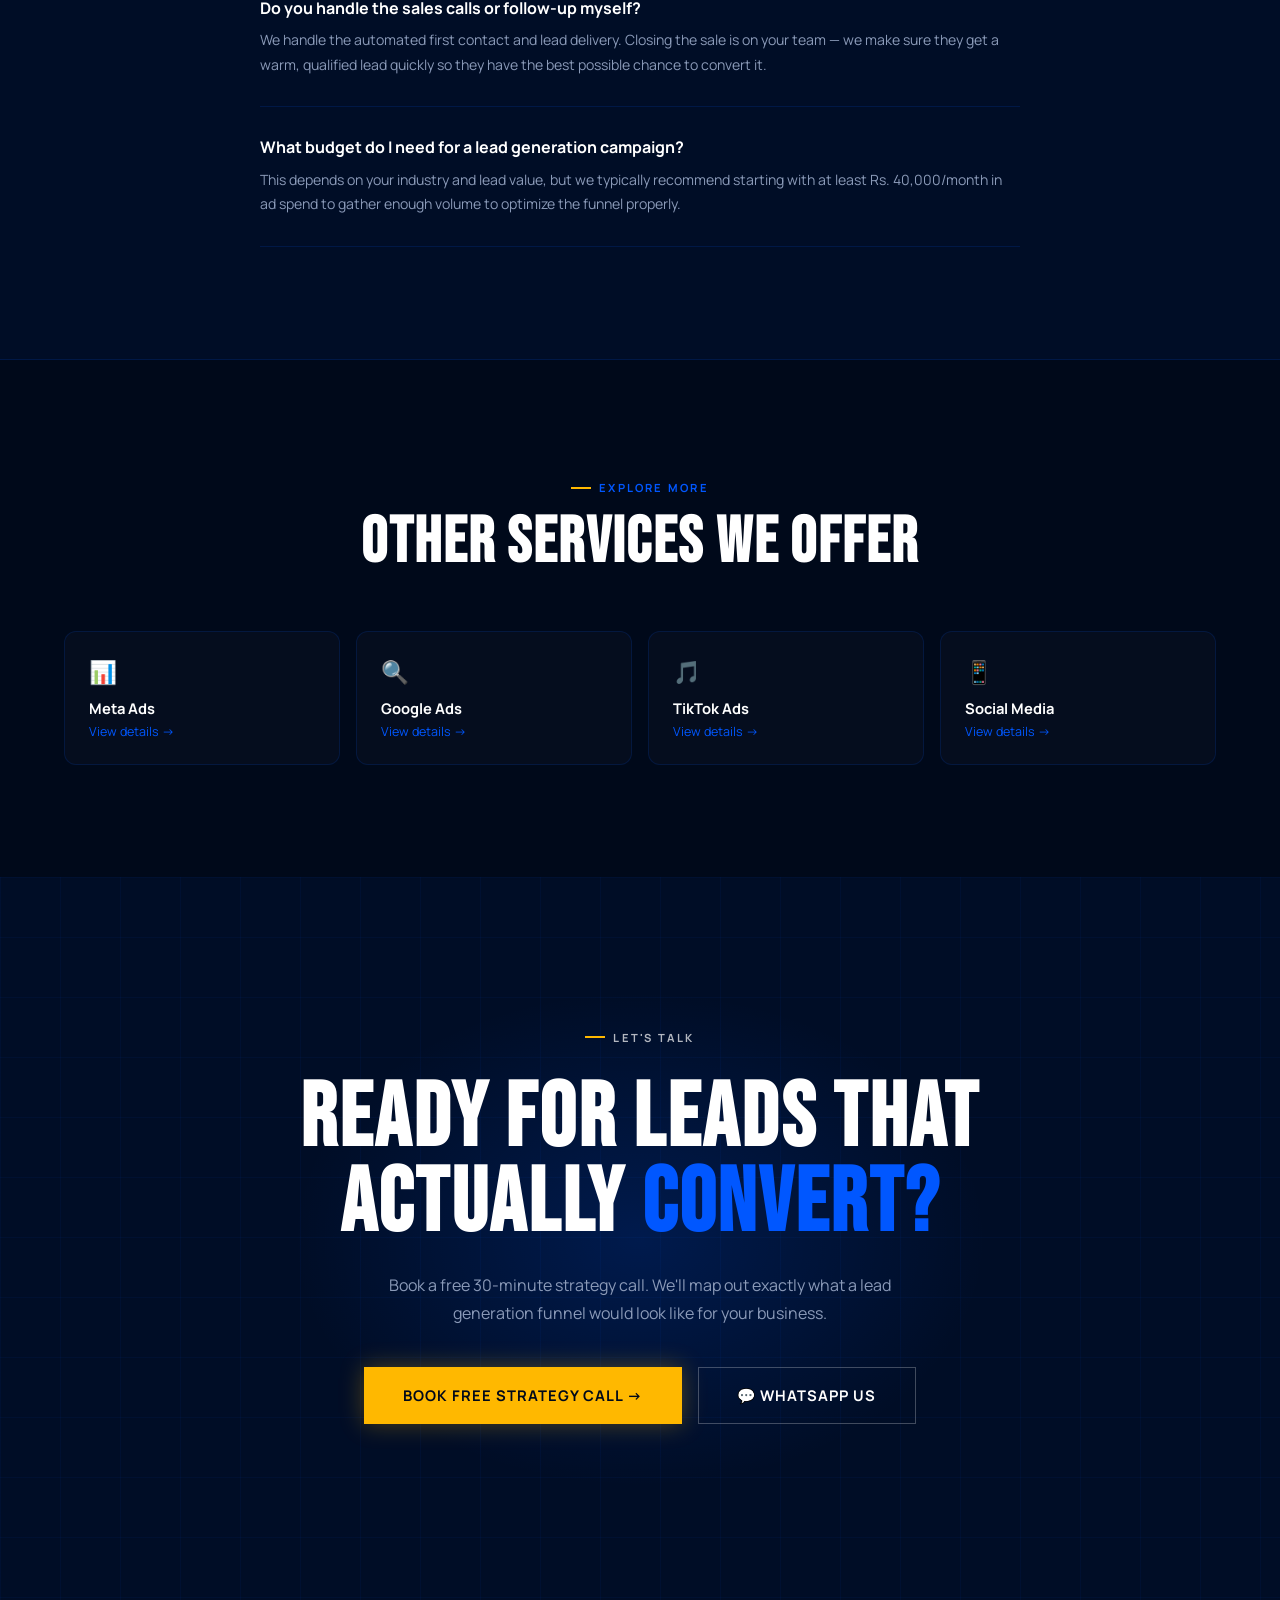
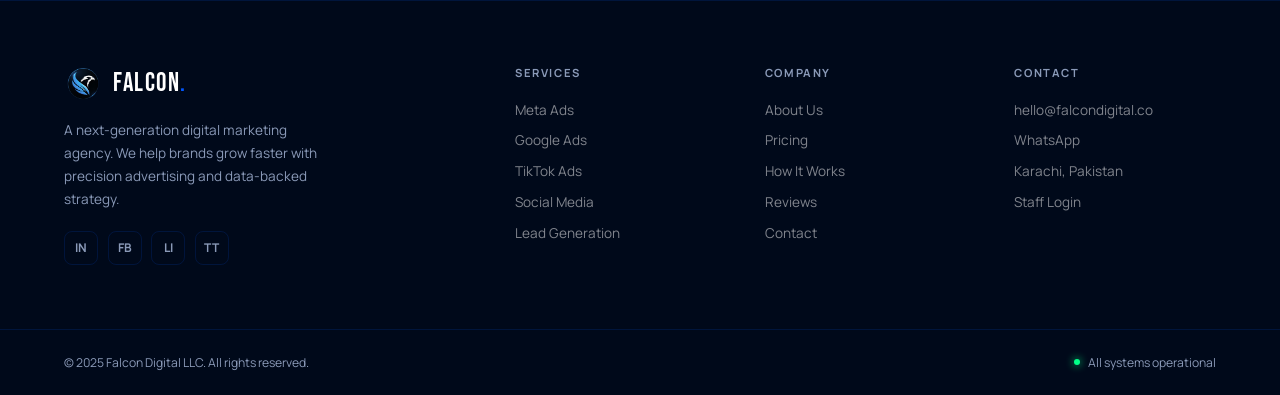
<file: services/lead-generation.html>
<!DOCTYPE html>
<html lang="en">
<head>
  <meta charset="UTF-8"/>
  <meta name="viewport" content="width=device-width, initial-scale=1.0"/>
  <title>Lead Generation — Falcon Digital</title>
  <meta name="description" content="Complete lead generation funnels — from ad to landing page to follow-up. See our exact process for delivering qualified leads."/>
  <link rel="preconnect" href="https://fonts.googleapis.com"/>
  <link rel="preconnect" href="https://fonts.gstatic.com" crossorigin/>
  <link href="https://fonts.googleapis.com/css2?family=Bebas+Neue&family=Manrope:wght@300;400;500;600;700;800&display=swap" rel="stylesheet"/>
  <link rel="stylesheet" href="../css/style.css"/>
  <link rel="stylesheet" href="../css/service.css"/>
</head>
<body>

  <div id="cursor"><div class="cur-dot"></div><div class="cur-ring"></div></div>

  <nav id="navbar">
    <div class="nav-inner">
      <a href="../index.html" class="logo">
        <img src="../assets/images/logo.png" alt="Falcon" class="logo-img" onerror="this.style.display='none'"/>
        <span class="logo-txt">Falcon<span class="blue">.</span></span>
      </a>
      <ul class="nav-links">
        <li><a href="../index.html#services">Services</a></li>
        <li><a href="../about.html">About Us</a></li>
        <li><a href="../pricing.html">Pricing</a></li>
        <li><a href="../index.html#process">Process</a></li>
        <li><a href="../index.html#testimonials">Reviews</a></li>
      </ul>
      <div class="nav-cta">
        <a href="../dashboard/login.html" class="btn btn-outline">Dashboard</a>
        <a href="../contact.html" class="btn btn-outline">Contact</a>
        <a href="../contact.html" class="btn btn-primary">Get Started →</a>
      </div>
      <button class="hamburger" id="hamburger" aria-label="Menu">
        <span></span><span></span><span></span>
      </button>
    </div>
  </nav>

  <div class="mobile-menu" id="mobile-menu">
    <a href="../index.html#services" class="mm-link">Services</a>
    <a href="../about.html" class="mm-link">About Us</a>
    <a href="../pricing.html" class="mm-link">Pricing</a>
    <a href="../index.html#process" class="mm-link">Process</a>
    <a href="../index.html#testimonials" class="mm-link">Reviews</a>
    <a href="../dashboard/login.html" class="mm-link">Dashboard</a>
    <a href="../contact.html" class="mm-link blue">Get Started</a>
  </div>

  <!-- HERO -->
  <section class="svc-hero">
    <div class="svc-hero-grid"></div>
    <div class="section-inner">
      <a href="../index.html#services" class="back-link">← Back to all services</a>
      <div class="svc-hero-icon"><img src="../assets/images/lead.png" alt="Lead Generation" style="width:40px;height:40px;object-fit:contain;border-radius:8px;"/></div>
      <h1 class="svc-hero-title">Lead<br>Generation</h1>
      <p class="svc-hero-sub">Stop chasing cold leads. We build complete funnels — ad to landing page to follow-up — that deliver qualified, ready-to-buy leads directly to you, tracked and optimized for the lowest possible cost.</p>
      <div class="svc-hero-tags">
        <span>Landing Pages</span><span>Funnels</span><span>WhatsApp Automation</span><span>CRM Integration</span><span>Lead Scoring</span>
      </div>
    </div>
  </section>

  <!-- INTRO -->
  <section class="section-pad">
    <div class="section-inner">
      <div class="svc-intro">
        <div class="svc-intro-label">A lead is worthless<br>without the right<br>system behind it.</div>
        <div class="svc-intro-text">
          <p>Most businesses treat lead generation as just running an ad and hoping the phone rings. The reality is leads die fast — if nobody follows up within minutes, the chance of converting drops sharply with every hour that passes. A great ad with a broken follow-up system is just a wasted budget.</p>
          <p>We build the entire system, not just the ad. That means a landing page built to convert, a form that captures the right information, and automated follow-up that reaches the lead before they've even closed the tab. Every lead is tracked from click to close so you know exactly what your money is producing.</p>
        </div>
      </div>
    </div>
  </section>

  <!-- CLIENT PROCESS -->
  <section class="section-pad" style="background:var(--navy-2);border-top:1px solid var(--border);border-bottom:1px solid var(--border);">
    <div class="section-inner">
      <div class="section-header center-header">
        <div class="stag">Our Process</div>
        <h2 class="sec-title">How we build a funnel<br>that <span class="blue">actually converts</span></h2>
      </div>

      <div class="client-process">

        <div class="cp-step">
          <div class="cp-step-num">01</div>
          <div class="cp-step-content">
            <div class="cp-step-badge">Day 1 — Discovery Call</div>
            <h3 class="cp-step-title">We map your ideal customer and offer</h3>
            <p class="cp-step-desc">We learn what a qualified lead actually looks like for your business — budget range, urgency, specific needs — so we don't just generate volume, we generate leads worth your sales team's time.</p>
            <div class="cp-step-deliverable"><b>You get:</b> A clear definition of what "qualified" means for your business, agreed before we build anything.</div>
          </div>
        </div>

        <div class="cp-step">
          <div class="cp-step-num">02</div>
          <div class="cp-step-content">
            <div class="cp-step-badge">Day 2-4 — Landing Page & Form</div>
            <h3 class="cp-step-title">We build a page designed to convert, not impress</h3>
            <p class="cp-step-desc">A dedicated landing page with one clear offer and one clear action — not your homepage with ten distractions. The form asks only what's needed to qualify the lead, with built-in qualifying questions to filter out time-wasters.</p>
            <div class="cp-step-deliverable"><b>You get:</b> A purpose-built page for this offer, plus a form that pre-qualifies leads before they ever reach you.</div>
          </div>
        </div>

        <div class="cp-step">
          <div class="cp-step-num">03</div>
          <div class="cp-step-content">
            <div class="cp-step-badge">Day 5-6 — Automation Setup</div>
            <h3 class="cp-step-title">We build the instant follow-up system</h3>
            <p class="cp-step-desc">The moment someone submits the form, an automated WhatsApp message or email goes out within seconds — not hours later when someone remembers to check the inbox. We also connect leads to your CRM or a simple tracking sheet if you don't have one.</p>
            <div class="cp-step-deliverable"><b>You get:</b> Leads contacted automatically within minutes, before they've moved on to a competitor.</div>
          </div>
        </div>

        <div class="cp-step">
          <div class="cp-step-num">04</div>
          <div class="cp-step-content">
            <div class="cp-step-badge">Day 7 — Launch</div>
            <h3 class="cp-step-title">Ads go live driving traffic to the funnel</h3>
            <p class="cp-step-desc">We launch the ad campaign feeding the funnel — Meta, Google, or both, depending on where your customers actually are. Every click, form submission, and lead source is tracked from this point on.</p>
            <div class="cp-step-deliverable"><b>You get:</b> A live, working funnel generating leads with full tracking on cost per lead.</div>
          </div>
        </div>

        <div class="cp-step">
          <div class="cp-step-num">05</div>
          <div class="cp-step-content">
            <div class="cp-step-badge">Week 2-4 — Optimize the Funnel</div>
            <h3 class="cp-step-title">We fix the leaks, not just the ad</h3>
            <p class="cp-step-desc">If cost per lead is high or lead quality is poor, we don't just tweak the ad — we look at the whole funnel. Sometimes the form is too long, sometimes the offer needs sharpening, sometimes the targeting is off. We diagnose and fix the actual problem.</p>
            <div class="cp-step-deliverable"><b>You get:</b> A funnel that keeps improving, not one that's "set and forgotten" after launch.</div>
          </div>
        </div>

        <div class="cp-step">
          <div class="cp-step-num">06</div>
          <div class="cp-step-content">
            <div class="cp-step-badge">Ongoing — Report & Scale</div>
            <h3 class="cp-step-title">We show you cost per lead and what it became</h3>
            <p class="cp-step-desc">Weekly reports showing not just lead volume, but cost per qualified lead and — where you share it back with us — how many of those leads actually became sales. We scale budget once we know the funnel is genuinely converting.</p>
            <div class="cp-step-deliverable"><b>You get:</b> Full visibility connecting ad spend to real leads to real revenue, not just a lead counter.</div>
          </div>
        </div>

      </div>
    </div>
  </section>

  <!-- WHAT'S INCLUDED -->
  <section class="section-pad">
    <div class="section-inner">
      <div class="section-header center-header">
        <div class="stag">What's Included</div>
        <h2 class="sec-title">Everything covered<br>in your funnel</h2>
      </div>
      <div class="included-grid">
        <div class="included-item">
          <div class="included-icon">🖥️</div>
          <div><div class="included-title">Landing Page Build</div><div class="included-desc">A dedicated, conversion-focused page built specifically for this offer and campaign.</div></div>
        </div>
        <div class="included-item">
          <div class="included-icon">📝</div>
          <div><div class="included-title">Smart Lead Forms</div><div class="included-desc">Forms with built-in qualifying questions so you spend time on leads worth chasing.</div></div>
        </div>
        <div class="included-item">
          <div class="included-icon">⚡</div>
          <div><div class="included-title">Instant WhatsApp Follow-Up</div><div class="included-desc">Automated message sent within seconds of a lead submitting the form.</div></div>
        </div>
        <div class="included-item">
          <div class="included-icon">🔗</div>
          <div><div class="included-title">CRM Integration</div><div class="included-desc">Leads delivered directly into your CRM or a tracking sheet — never lost in a DM.</div></div>
        </div>
        <div class="included-item">
          <div class="included-icon">📊</div>
          <div><div class="included-title">Full Tracking</div><div class="included-desc">Every lead tracked from click to source, so you know exactly what's producing results.</div></div>
        </div>
        <div class="included-item">
          <div class="included-icon">📋</div>
          <div><div class="included-title">Weekly Reporting</div><div class="included-desc">Cost per lead, lead quality breakdown, and what we're changing to improve it.</div></div>
        </div>
      </div>
    </div>
  </section>

  <!-- FAQ -->
  <section class="section-pad" style="background:var(--navy-2);border-top:1px solid var(--border);border-bottom:1px solid var(--border);">
    <div class="section-inner">
      <div class="section-header center-header">
        <div class="stag">FAQ</div>
        <h2 class="sec-title">Lead generation questions</h2>
      </div>
      <div class="svc-faq-list" style="margin:0 auto;">
        <div class="svc-faq-row">
          <div class="svc-faq-q">What's the difference between this and just running ads?</div>
          <p class="svc-faq-a">Running ads sends traffic somewhere. Lead generation is the entire system — the offer, the landing page, the form, the instant follow-up, and the tracking. Ads alone without this system waste a huge percentage of the leads they generate.</p>
        </div>
        <div class="svc-faq-row">
          <div class="svc-faq-q">How fast does the follow-up actually happen?</div>
          <p class="svc-faq-a">Within seconds to a couple of minutes of someone submitting the form, depending on the automation platform we use for your setup. Speed of follow-up is one of the biggest factors in whether a lead actually converts.</p>
        </div>
        <div class="svc-faq-row">
          <div class="svc-faq-q">Do you handle the sales calls or follow-up myself?</div>
          <p class="svc-faq-a">We handle the automated first contact and lead delivery. Closing the sale is on your team — we make sure they get a warm, qualified lead quickly so they have the best possible chance to convert it.</p>
        </div>
        <div class="svc-faq-row">
          <div class="svc-faq-q">What budget do I need for a lead generation campaign?</div>
          <p class="svc-faq-a">This depends on your industry and lead value, but we typically recommend starting with at least Rs. 40,000/month in ad spend to gather enough volume to optimize the funnel properly.</p>
        </div>
      </div>
    </div>
  </section>

  <!-- OTHER SERVICES -->
  <section class="section-pad">
    <div class="section-inner">
      <div class="section-header center-header">
        <div class="stag">Explore More</div>
        <h2 class="sec-title">Other services we offer</h2>
      </div>
      <div class="other-services">
        <a href="meta-ads.html" class="other-svc-card">
          <div class="osc-icon">📊</div>
          <div class="osc-name">Meta Ads</div>
          <div class="osc-arrow">View details →</div>
        </a>
        <a href="google-ads.html" class="other-svc-card">
          <div class="osc-icon">🔍</div>
          <div class="osc-name">Google Ads</div>
          <div class="osc-arrow">View details →</div>
        </a>
        <a href="tiktok-ads.html" class="other-svc-card">
          <div class="osc-icon">🎵</div>
          <div class="osc-name">TikTok Ads</div>
          <div class="osc-arrow">View details →</div>
        </a>
        <a href="social-media.html" class="other-svc-card">
          <div class="osc-icon">📱</div>
          <div class="osc-name">Social Media</div>
          <div class="osc-arrow">View details →</div>
        </a>
      </div>
    </div>
  </section>

  <!-- CTA -->
  <section id="cta" class="cta-section">
    <div class="cta-glow"></div>
    <div class="cta-grid-bg"></div>
    <div class="section-inner cta-inner">
      <div class="stag stag-white" style="display:inline-flex;">Let's Talk</div>
      <h2 class="cta-title">Ready for leads that<br>actually <span class="blue">convert?</span></h2>
      <p class="cta-desc">Book a free 30-minute strategy call. We'll map out exactly what a lead generation funnel would look like for your business.</p>
      <div class="cta-actions">
        <a href="../contact.html" class="btn btn-gold btn-xl">Book Free Strategy Call →</a>
        <a href="https://wa.me/923000000000" class="btn btn-outline btn-xl" target="_blank">💬 WhatsApp Us</a>
      </div>
    </div>
  </section>

  <!-- FOOTER -->
  <footer>
    <div class="footer-top">
      <div class="footer-brand">
        <div class="logo" style="margin-bottom:1rem">
          <img src="../assets/images/logo.png" alt="Falcon" class="logo-img" onerror="this.style.display='none'"/>
          <span class="logo-txt">Falcon<span class="blue">.</span></span>
        </div>
        <p>A next-generation digital marketing agency. We help brands grow faster with precision advertising and data-backed strategy.</p>
        <div class="footer-socials">
          <a href="#" class="fsoc">in</a>
          <a href="#" class="fsoc">fb</a>
          <a href="#" class="fsoc">li</a>
          <a href="#" class="fsoc">tt</a>
        </div>
      </div>
      <div class="footer-col">
        <h4>Services</h4>
        <ul>
          <li><a href="meta-ads.html">Meta Ads</a></li>
          <li><a href="google-ads.html">Google Ads</a></li>
          <li><a href="tiktok-ads.html">TikTok Ads</a></li>
          <li><a href="social-media.html">Social Media</a></li>
          <li><a href="lead-generation.html">Lead Generation</a></li>
        </ul>
      </div>
      <div class="footer-col">
        <h4>Company</h4>
        <ul>
          <li><a href="../about.html">About Us</a></li>
          <li><a href="../pricing.html">Pricing</a></li>
          <li><a href="../index.html#process">How It Works</a></li>
          <li><a href="../index.html#testimonials">Reviews</a></li>
          <li><a href="../contact.html">Contact</a></li>
        </ul>
      </div>
      <div class="footer-col">
        <h4>Contact</h4>
        <ul>
          <li><a href="mailto:hello@falcondigital.co">hello@falcondigital.co</a></li>
          <li><a href="https://wa.me/923000000000">WhatsApp</a></li>
          <li><a href="#">Karachi, Pakistan</a></li>
          <li><a href="../dashboard/login.html">Staff Login</a></li>
        </ul>
      </div>
    </div>
    <div class="footer-bottom">
      <p>© 2025 Falcon Digital LLC. All rights reserved.</p>
      <div class="footer-live"><span class="badge-dot"></span> All systems operational</div>
    </div>
  </footer>

  <a href="https://wa.me/923000000000" class="wa-float" target="_blank">
    <svg viewBox="0 0 24 24" fill="currentColor" width="26" height="26"><path d="M17.472 14.382c-.297-.149-1.758-.867-2.03-.967-.273-.099-.471-.148-.67.15-.197.297-.767.966-.94 1.164-.173.199-.347.223-.644.075-.297-.15-1.255-.463-2.39-1.475-.883-.788-1.48-1.761-1.653-2.059-.173-.297-.018-.458.13-.606.134-.133.298-.347.446-.52.149-.174.198-.298.298-.497.099-.198.05-.371-.025-.52-.075-.149-.669-1.612-.916-2.207-.242-.579-.487-.5-.669-.51-.173-.008-.371-.01-.57-.01-.198 0-.52.074-.792.372-.272.297-1.04 1.016-1.04 2.479 0 1.462 1.065 2.875 1.213 3.074.149.198 2.096 3.2 5.077 4.487.709.306 1.262.489 1.694.625.712.227 1.36.195 1.871.118.571-.085 1.758-.719 2.006-1.413.248-.694.248-1.289.173-1.413-.074-.124-.272-.198-.57-.347m-5.421 7.403h-.004a9.87 9.87 0 01-5.031-1.378l-.361-.214-3.741.982.998-3.648-.235-.374a9.86 9.86 0 01-1.51-5.26c.001-5.45 4.436-9.884 9.888-9.884 2.64 0 5.122 1.03 6.988 2.898a9.825 9.825 0 012.893 6.994c-.003 5.45-4.437 9.884-9.885 9.884m8.413-18.297A11.815 11.815 0 0012.05 0C5.495 0 .16 5.335.157 11.892c0 2.096.547 4.142 1.588 5.945L.057 24l6.305-1.654a11.882 11.882 0 005.683 1.448h.005c6.554 0 11.89-5.335 11.893-11.893a11.821 11.821 0 00-3.48-8.413Z"/></svg>
  </a>

  <script src="../js/main.js"></script>
</body>
</html>
</file>
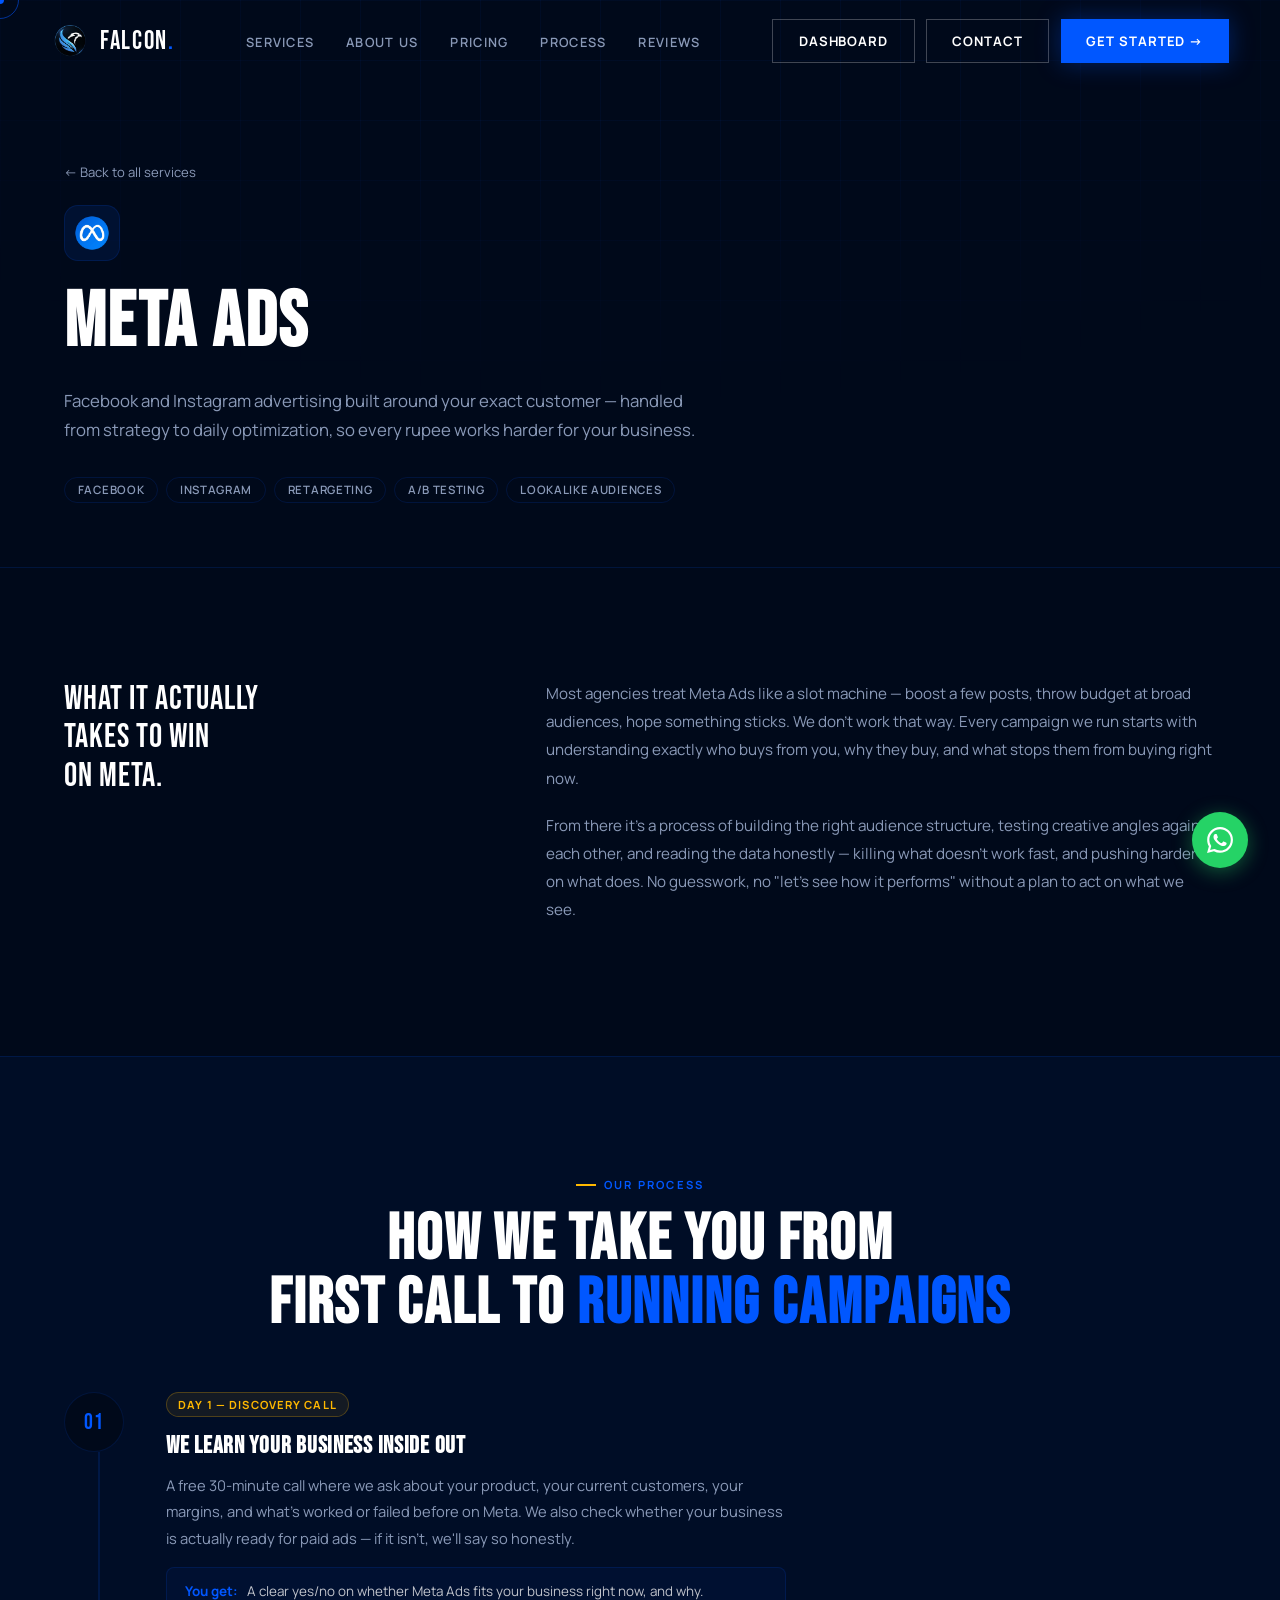
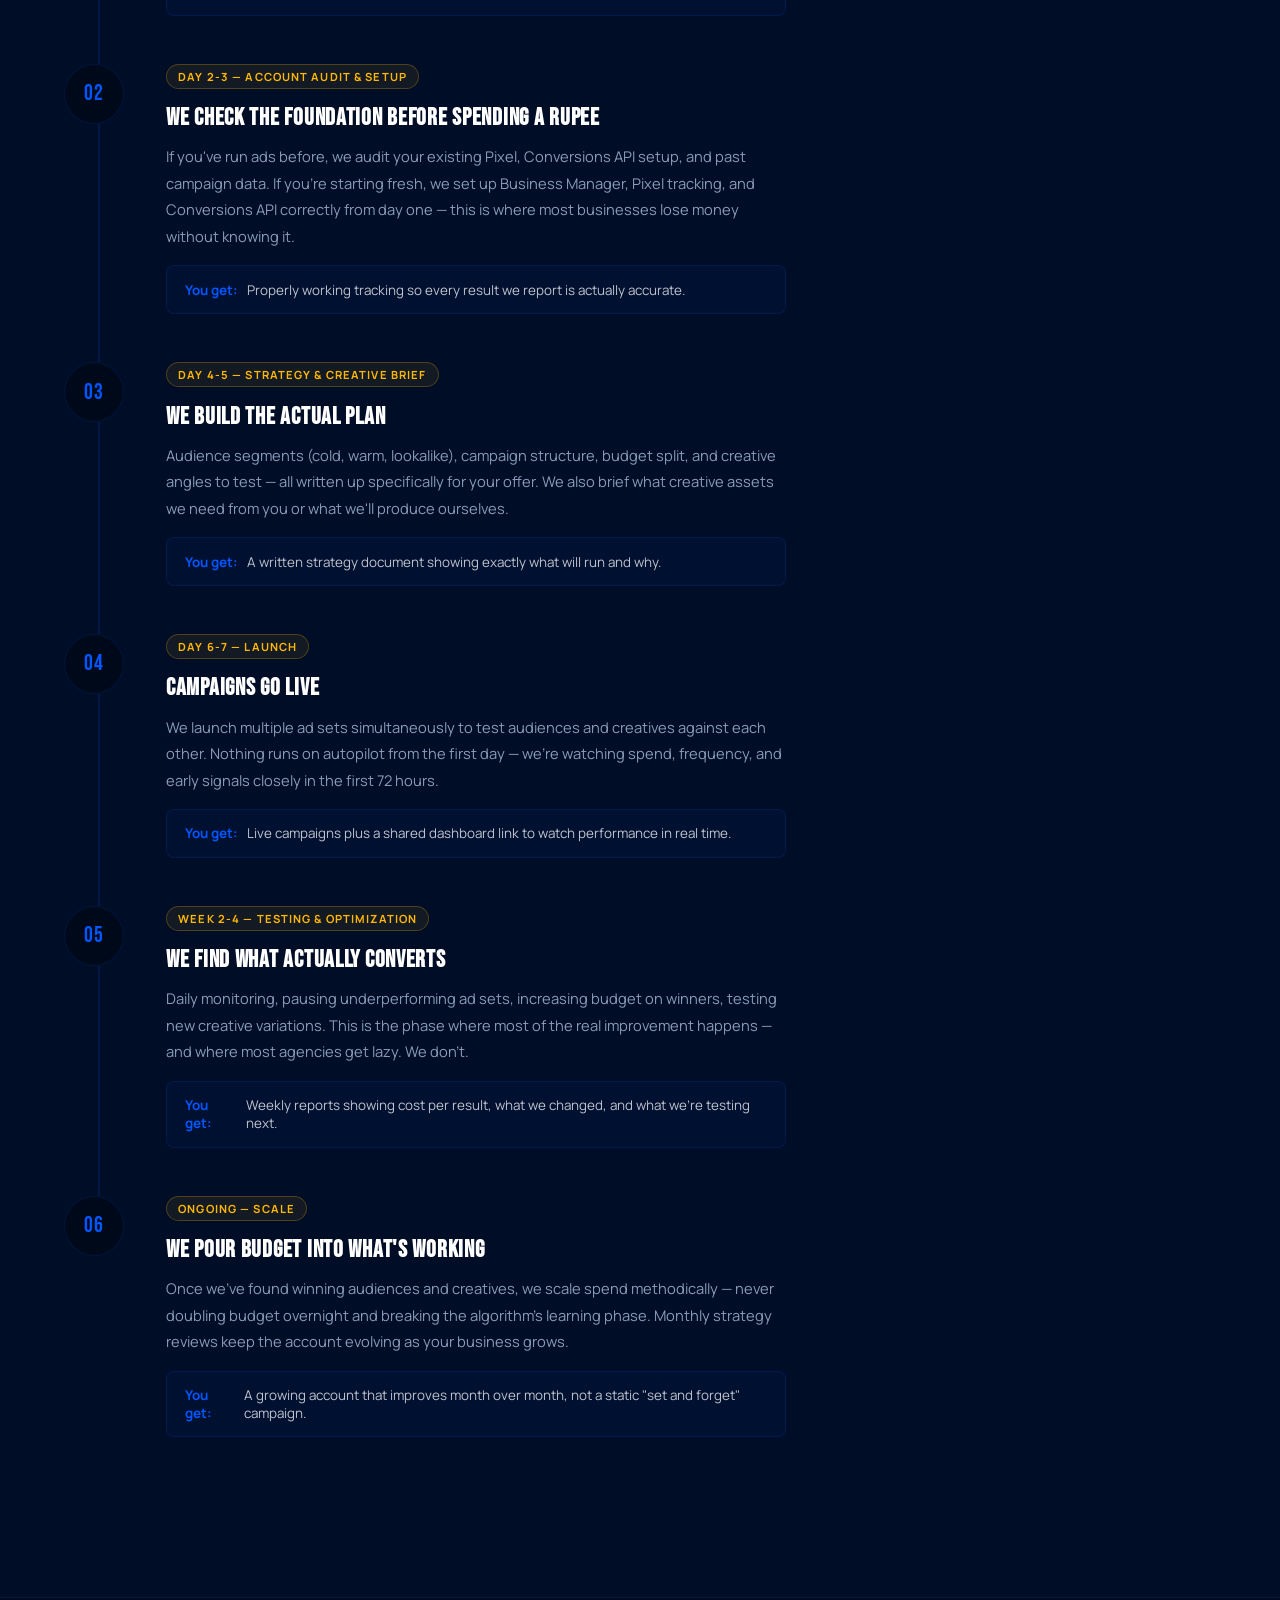
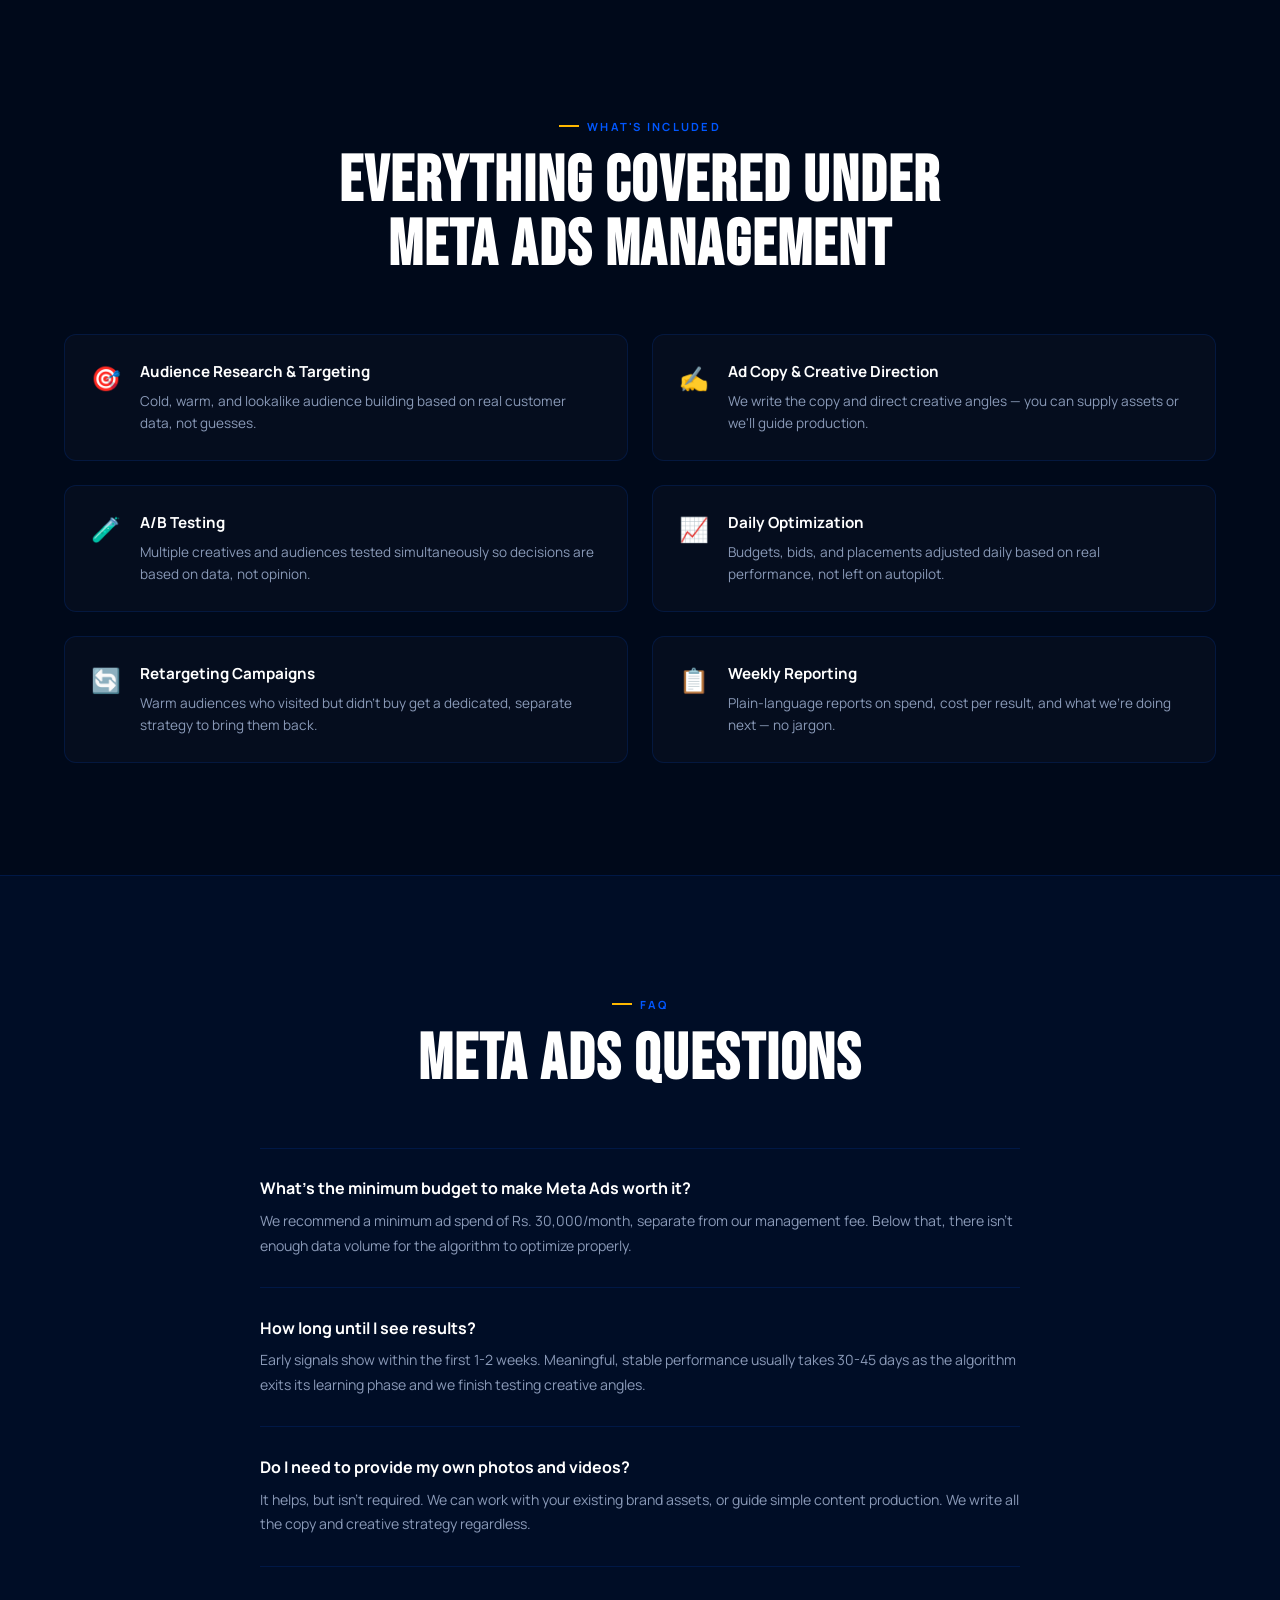
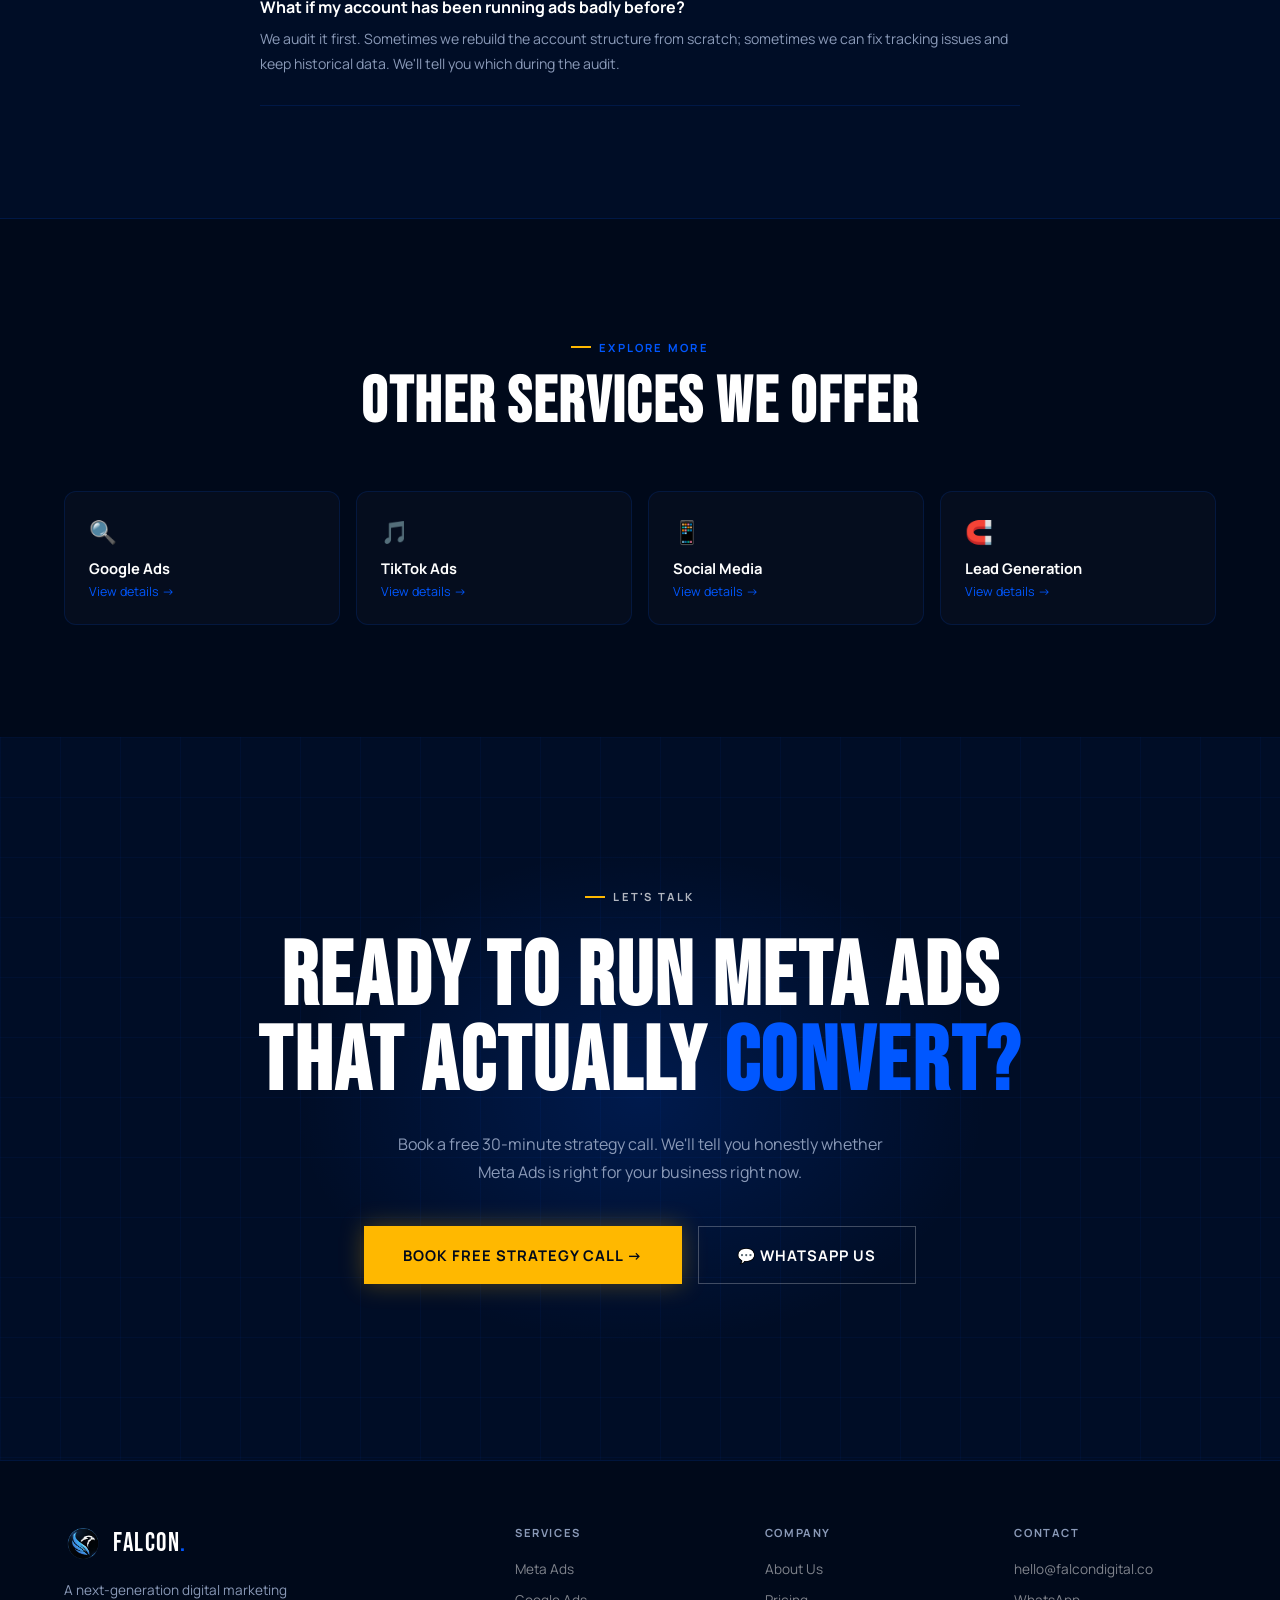
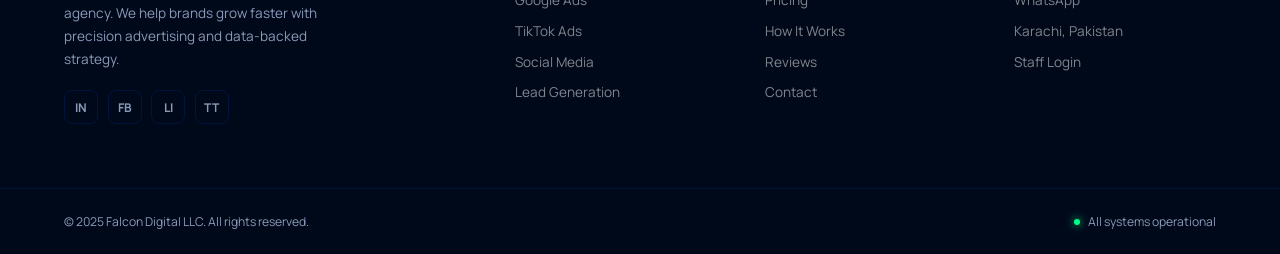
<file: services/meta-ads.html>
<!DOCTYPE html>
<html lang="en">
<head>
  <meta charset="UTF-8"/>
  <meta name="viewport" content="width=device-width, initial-scale=1.0"/>
  <title>Meta Ads — Falcon Digital</title>
  <meta name="description" content="Facebook and Instagram ad management. See our exact process from discovery call to scaling your campaigns."/>
  <link rel="preconnect" href="https://fonts.googleapis.com"/>
  <link rel="preconnect" href="https://fonts.gstatic.com" crossorigin/>
  <link href="https://fonts.googleapis.com/css2?family=Bebas+Neue&family=Manrope:wght@300;400;500;600;700;800&display=swap" rel="stylesheet"/>
  <link rel="stylesheet" href="../css/style.css"/>
  <link rel="stylesheet" href="../css/service.css"/>
</head>
<body>

  <div id="cursor"><div class="cur-dot"></div><div class="cur-ring"></div></div>

  <nav id="navbar">
    <div class="nav-inner">
      <a href="../index.html" class="logo">
        <img src="../assets/images/logo.png" alt="Falcon" class="logo-img" onerror="this.style.display='none'"/>
        <span class="logo-txt">Falcon<span class="blue">.</span></span>
      </a>
      <ul class="nav-links">
        <li><a href="../index.html#services">Services</a></li>
        <li><a href="../about.html">About Us</a></li>
        <li><a href="../pricing.html">Pricing</a></li>
        <li><a href="../index.html#process">Process</a></li>
        <li><a href="../index.html#testimonials">Reviews</a></li>
      </ul>
      <div class="nav-cta">
        <a href="../dashboard/login.html" class="btn btn-outline">Dashboard</a>
        <a href="../contact.html" class="btn btn-outline">Contact</a>
        <a href="../contact.html" class="btn btn-primary">Get Started →</a>
      </div>
      <button class="hamburger" id="hamburger" aria-label="Menu">
        <span></span><span></span><span></span>
      </button>
    </div>
  </nav>

  <div class="mobile-menu" id="mobile-menu">
    <a href="../index.html#services" class="mm-link">Services</a>
    <a href="../about.html" class="mm-link">About Us</a>
    <a href="../pricing.html" class="mm-link">Pricing</a>
    <a href="../index.html#process" class="mm-link">Process</a>
    <a href="../index.html#testimonials" class="mm-link">Reviews</a>
    <a href="../dashboard/login.html" class="mm-link">Dashboard</a>
    <a href="../contact.html" class="mm-link blue">Get Started</a>
  </div>

  <!-- HERO -->
  <section class="svc-hero">
    <div class="svc-hero-grid"></div>
    <div class="section-inner">
      <a href="../index.html#services" class="back-link">← Back to all services</a>
      <div class="svc-hero-icon"><img src="../assets/images/meta.png" alt="Meta" style="width:40px;height:40px;object-fit:contain;border-radius:8px;"/></div>
      <h1 class="svc-hero-title">Meta Ads</h1>
      <p class="svc-hero-sub">Facebook and Instagram advertising built around your exact customer — handled from strategy to daily optimization, so every rupee works harder for your business.</p>
      <div class="svc-hero-tags">
        <span>Facebook</span><span>Instagram</span><span>Retargeting</span><span>A/B Testing</span><span>Lookalike Audiences</span>
      </div>
    </div>
  </section>

  <!-- INTRO -->
  <section class="section-pad">
    <div class="section-inner">
      <div class="svc-intro">
        <div class="svc-intro-label">What it actually<br>takes to win<br>on Meta.</div>
        <div class="svc-intro-text">
          <p>Most agencies treat Meta Ads like a slot machine — boost a few posts, throw budget at broad audiences, hope something sticks. We don't work that way. Every campaign we run starts with understanding exactly who buys from you, why they buy, and what stops them from buying right now.</p>
          <p>From there it's a process of building the right audience structure, testing creative angles against each other, and reading the data honestly — killing what doesn't work fast, and pushing harder on what does. No guesswork, no "let's see how it performs" without a plan to act on what we see.</p>
        </div>
      </div>
    </div>
  </section>

  <!-- CLIENT PROCESS -->
  <section class="section-pad" style="background:var(--navy-2);border-top:1px solid var(--border);border-bottom:1px solid var(--border);">
    <div class="section-inner">
      <div class="section-header center-header">
        <div class="stag">Our Process</div>
        <h2 class="sec-title">How we take you from<br>first call to <span class="blue">running campaigns</span></h2>
      </div>

      <div class="client-process">

        <div class="cp-step">
          <div class="cp-step-num">01</div>
          <div class="cp-step-content">
            <div class="cp-step-badge">Day 1 — Discovery Call</div>
            <h3 class="cp-step-title">We learn your business inside out</h3>
            <p class="cp-step-desc">A free 30-minute call where we ask about your product, your current customers, your margins, and what's worked or failed before on Meta. We also check whether your business is actually ready for paid ads — if it isn't, we'll say so honestly.</p>
            <div class="cp-step-deliverable"><b>You get:</b> A clear yes/no on whether Meta Ads fits your business right now, and why.</div>
          </div>
        </div>

        <div class="cp-step">
          <div class="cp-step-num">02</div>
          <div class="cp-step-content">
            <div class="cp-step-badge">Day 2-3 — Account Audit & Setup</div>
            <h3 class="cp-step-title">We check the foundation before spending a rupee</h3>
            <p class="cp-step-desc">If you've run ads before, we audit your existing Pixel, Conversions API setup, and past campaign data. If you're starting fresh, we set up Business Manager, Pixel tracking, and Conversions API correctly from day one — this is where most businesses lose money without knowing it.</p>
            <div class="cp-step-deliverable"><b>You get:</b> Properly working tracking so every result we report is actually accurate.</div>
          </div>
        </div>

        <div class="cp-step">
          <div class="cp-step-num">03</div>
          <div class="cp-step-content">
            <div class="cp-step-badge">Day 4-5 — Strategy & Creative Brief</div>
            <h3 class="cp-step-title">We build the actual plan</h3>
            <p class="cp-step-desc">Audience segments (cold, warm, lookalike), campaign structure, budget split, and creative angles to test — all written up specifically for your offer. We also brief what creative assets we need from you or what we'll produce ourselves.</p>
            <div class="cp-step-deliverable"><b>You get:</b> A written strategy document showing exactly what will run and why.</div>
          </div>
        </div>

        <div class="cp-step">
          <div class="cp-step-num">04</div>
          <div class="cp-step-content">
            <div class="cp-step-badge">Day 6-7 — Launch</div>
            <h3 class="cp-step-title">Campaigns go live</h3>
            <p class="cp-step-desc">We launch multiple ad sets simultaneously to test audiences and creatives against each other. Nothing runs on autopilot from the first day — we're watching spend, frequency, and early signals closely in the first 72 hours.</p>
            <div class="cp-step-deliverable"><b>You get:</b> Live campaigns plus a shared dashboard link to watch performance in real time.</div>
          </div>
        </div>

        <div class="cp-step">
          <div class="cp-step-num">05</div>
          <div class="cp-step-content">
            <div class="cp-step-badge">Week 2-4 — Testing & Optimization</div>
            <h3 class="cp-step-title">We find what actually converts</h3>
            <p class="cp-step-desc">Daily monitoring, pausing underperforming ad sets, increasing budget on winners, testing new creative variations. This is the phase where most of the real improvement happens — and where most agencies get lazy. We don't.</p>
            <div class="cp-step-deliverable"><b>You get:</b> Weekly reports showing cost per result, what we changed, and what we're testing next.</div>
          </div>
        </div>

        <div class="cp-step">
          <div class="cp-step-num">06</div>
          <div class="cp-step-content">
            <div class="cp-step-badge">Ongoing — Scale</div>
            <h3 class="cp-step-title">We pour budget into what's working</h3>
            <p class="cp-step-desc">Once we've found winning audiences and creatives, we scale spend methodically — never doubling budget overnight and breaking the algorithm's learning phase. Monthly strategy reviews keep the account evolving as your business grows.</p>
            <div class="cp-step-deliverable"><b>You get:</b> A growing account that improves month over month, not a static "set and forget" campaign.</div>
          </div>
        </div>

      </div>
    </div>
  </section>

  <!-- WHAT'S INCLUDED -->
  <section class="section-pad">
    <div class="section-inner">
      <div class="section-header center-header">
        <div class="stag">What's Included</div>
        <h2 class="sec-title">Everything covered under<br>Meta Ads management</h2>
      </div>
      <div class="included-grid">
        <div class="included-item">
          <div class="included-icon">🎯</div>
          <div><div class="included-title">Audience Research & Targeting</div><div class="included-desc">Cold, warm, and lookalike audience building based on real customer data, not guesses.</div></div>
        </div>
        <div class="included-item">
          <div class="included-icon">✍️</div>
          <div><div class="included-title">Ad Copy & Creative Direction</div><div class="included-desc">We write the copy and direct creative angles — you can supply assets or we'll guide production.</div></div>
        </div>
        <div class="included-item">
          <div class="included-icon">🧪</div>
          <div><div class="included-title">A/B Testing</div><div class="included-desc">Multiple creatives and audiences tested simultaneously so decisions are based on data, not opinion.</div></div>
        </div>
        <div class="included-item">
          <div class="included-icon">📈</div>
          <div><div class="included-title">Daily Optimization</div><div class="included-desc">Budgets, bids, and placements adjusted daily based on real performance, not left on autopilot.</div></div>
        </div>
        <div class="included-item">
          <div class="included-icon">🔄</div>
          <div><div class="included-title">Retargeting Campaigns</div><div class="included-desc">Warm audiences who visited but didn't buy get a dedicated, separate strategy to bring them back.</div></div>
        </div>
        <div class="included-item">
          <div class="included-icon">📋</div>
          <div><div class="included-title">Weekly Reporting</div><div class="included-desc">Plain-language reports on spend, cost per result, and what we're doing next — no jargon.</div></div>
        </div>
      </div>
    </div>
  </section>

  <!-- FAQ -->
  <section class="section-pad" style="background:var(--navy-2);border-top:1px solid var(--border);border-bottom:1px solid var(--border);">
    <div class="section-inner">
      <div class="section-header center-header">
        <div class="stag">FAQ</div>
        <h2 class="sec-title">Meta Ads questions</h2>
      </div>
      <div class="svc-faq-list" style="margin:0 auto;">
        <div class="svc-faq-row">
          <div class="svc-faq-q">What's the minimum budget to make Meta Ads worth it?</div>
          <p class="svc-faq-a">We recommend a minimum ad spend of Rs. 30,000/month, separate from our management fee. Below that, there isn't enough data volume for the algorithm to optimize properly.</p>
        </div>
        <div class="svc-faq-row">
          <div class="svc-faq-q">How long until I see results?</div>
          <p class="svc-faq-a">Early signals show within the first 1-2 weeks. Meaningful, stable performance usually takes 30-45 days as the algorithm exits its learning phase and we finish testing creative angles.</p>
        </div>
        <div class="svc-faq-row">
          <div class="svc-faq-q">Do I need to provide my own photos and videos?</div>
          <p class="svc-faq-a">It helps, but isn't required. We can work with your existing brand assets, or guide simple content production. We write all the copy and creative strategy regardless.</p>
        </div>
        <div class="svc-faq-row">
          <div class="svc-faq-q">What if my account has been running ads badly before?</div>
          <p class="svc-faq-a">We audit it first. Sometimes we rebuild the account structure from scratch; sometimes we can fix tracking issues and keep historical data. We'll tell you which during the audit.</p>
        </div>
      </div>
    </div>
  </section>

  <!-- OTHER SERVICES -->
  <section class="section-pad">
    <div class="section-inner">
      <div class="section-header center-header">
        <div class="stag">Explore More</div>
        <h2 class="sec-title">Other services we offer</h2>
      </div>
      <div class="other-services">
        <a href="google-ads.html" class="other-svc-card">
          <div class="osc-icon">🔍</div>
          <div class="osc-name">Google Ads</div>
          <div class="osc-arrow">View details →</div>
        </a>
        <a href="tiktok-ads.html" class="other-svc-card">
          <div class="osc-icon">🎵</div>
          <div class="osc-name">TikTok Ads</div>
          <div class="osc-arrow">View details →</div>
        </a>
        <a href="social-media.html" class="other-svc-card">
          <div class="osc-icon">📱</div>
          <div class="osc-name">Social Media</div>
          <div class="osc-arrow">View details →</div>
        </a>
        <a href="lead-generation.html" class="other-svc-card">
          <div class="osc-icon">🧲</div>
          <div class="osc-name">Lead Generation</div>
          <div class="osc-arrow">View details →</div>
        </a>
      </div>
    </div>
  </section>

  <!-- CTA -->
  <section id="cta" class="cta-section">
    <div class="cta-glow"></div>
    <div class="cta-grid-bg"></div>
    <div class="section-inner cta-inner">
      <div class="stag stag-white" style="display:inline-flex;">Let's Talk</div>
      <h2 class="cta-title">Ready to run Meta Ads<br>that actually <span class="blue">convert?</span></h2>
      <p class="cta-desc">Book a free 30-minute strategy call. We'll tell you honestly whether Meta Ads is right for your business right now.</p>
      <div class="cta-actions">
        <a href="../contact.html" class="btn btn-gold btn-xl">Book Free Strategy Call →</a>
        <a href="https://wa.me/923000000000" class="btn btn-outline btn-xl" target="_blank">💬 WhatsApp Us</a>
      </div>
    </div>
  </section>

  <!-- FOOTER -->
  <footer>
    <div class="footer-top">
      <div class="footer-brand">
        <div class="logo" style="margin-bottom:1rem">
          <img src="../assets/images/logo.png" alt="Falcon" class="logo-img" onerror="this.style.display='none'"/>
          <span class="logo-txt">Falcon<span class="blue">.</span></span>
        </div>
        <p>A next-generation digital marketing agency. We help brands grow faster with precision advertising and data-backed strategy.</p>
        <div class="footer-socials">
          <a href="#" class="fsoc">in</a>
          <a href="#" class="fsoc">fb</a>
          <a href="#" class="fsoc">li</a>
          <a href="#" class="fsoc">tt</a>
        </div>
      </div>
      <div class="footer-col">
        <h4>Services</h4>
        <ul>
          <li><a href="meta-ads.html">Meta Ads</a></li>
          <li><a href="google-ads.html">Google Ads</a></li>
          <li><a href="tiktok-ads.html">TikTok Ads</a></li>
          <li><a href="social-media.html">Social Media</a></li>
          <li><a href="lead-generation.html">Lead Generation</a></li>
        </ul>
      </div>
      <div class="footer-col">
        <h4>Company</h4>
        <ul>
          <li><a href="../about.html">About Us</a></li>
          <li><a href="../pricing.html">Pricing</a></li>
          <li><a href="../index.html#process">How It Works</a></li>
          <li><a href="../index.html#testimonials">Reviews</a></li>
          <li><a href="../contact.html">Contact</a></li>
        </ul>
      </div>
      <div class="footer-col">
        <h4>Contact</h4>
        <ul>
          <li><a href="mailto:hello@falcondigital.co">hello@falcondigital.co</a></li>
          <li><a href="https://wa.me/923000000000">WhatsApp</a></li>
          <li><a href="#">Karachi, Pakistan</a></li>
          <li><a href="../dashboard/login.html">Staff Login</a></li>
        </ul>
      </div>
    </div>
    <div class="footer-bottom">
      <p>© 2025 Falcon Digital LLC. All rights reserved.</p>
      <div class="footer-live"><span class="badge-dot"></span> All systems operational</div>
    </div>
  </footer>

  <a href="https://wa.me/923000000000" class="wa-float" target="_blank">
    <svg viewBox="0 0 24 24" fill="currentColor" width="26" height="26"><path d="M17.472 14.382c-.297-.149-1.758-.867-2.03-.967-.273-.099-.471-.148-.67.15-.197.297-.767.966-.94 1.164-.173.199-.347.223-.644.075-.297-.15-1.255-.463-2.39-1.475-.883-.788-1.48-1.761-1.653-2.059-.173-.297-.018-.458.13-.606.134-.133.298-.347.446-.52.149-.174.198-.298.298-.497.099-.198.05-.371-.025-.52-.075-.149-.669-1.612-.916-2.207-.242-.579-.487-.5-.669-.51-.173-.008-.371-.01-.57-.01-.198 0-.52.074-.792.372-.272.297-1.04 1.016-1.04 2.479 0 1.462 1.065 2.875 1.213 3.074.149.198 2.096 3.2 5.077 4.487.709.306 1.262.489 1.694.625.712.227 1.36.195 1.871.118.571-.085 1.758-.719 2.006-1.413.248-.694.248-1.289.173-1.413-.074-.124-.272-.198-.57-.347m-5.421 7.403h-.004a9.87 9.87 0 01-5.031-1.378l-.361-.214-3.741.982.998-3.648-.235-.374a9.86 9.86 0 01-1.51-5.26c.001-5.45 4.436-9.884 9.888-9.884 2.64 0 5.122 1.03 6.988 2.898a9.825 9.825 0 012.893 6.994c-.003 5.45-4.437 9.884-9.885 9.884m8.413-18.297A11.815 11.815 0 0012.05 0C5.495 0 .16 5.335.157 11.892c0 2.096.547 4.142 1.588 5.945L.057 24l6.305-1.654a11.882 11.882 0 005.683 1.448h.005c6.554 0 11.89-5.335 11.893-11.893a11.821 11.821 0 00-3.48-8.413Z"/></svg>
  </a>

  <script src="../js/main.js"></script>
</body>
</html>
</file>
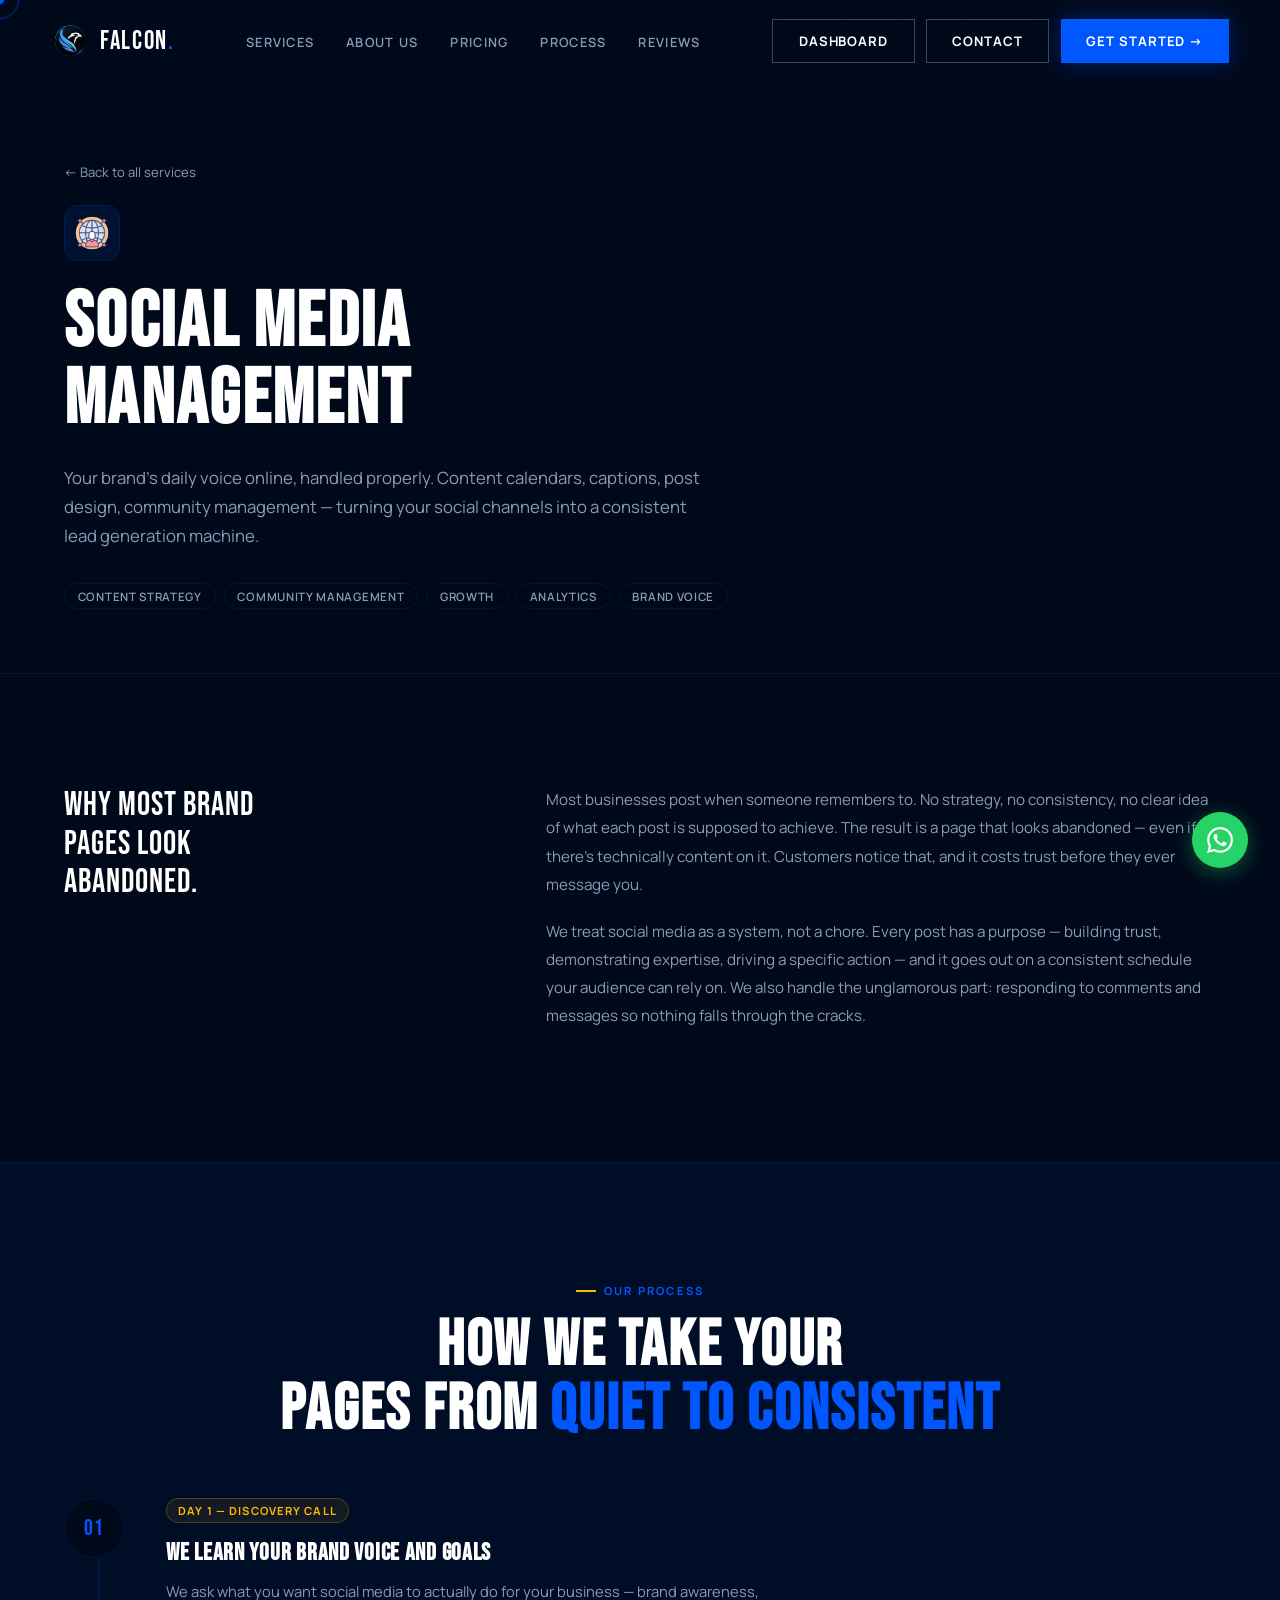
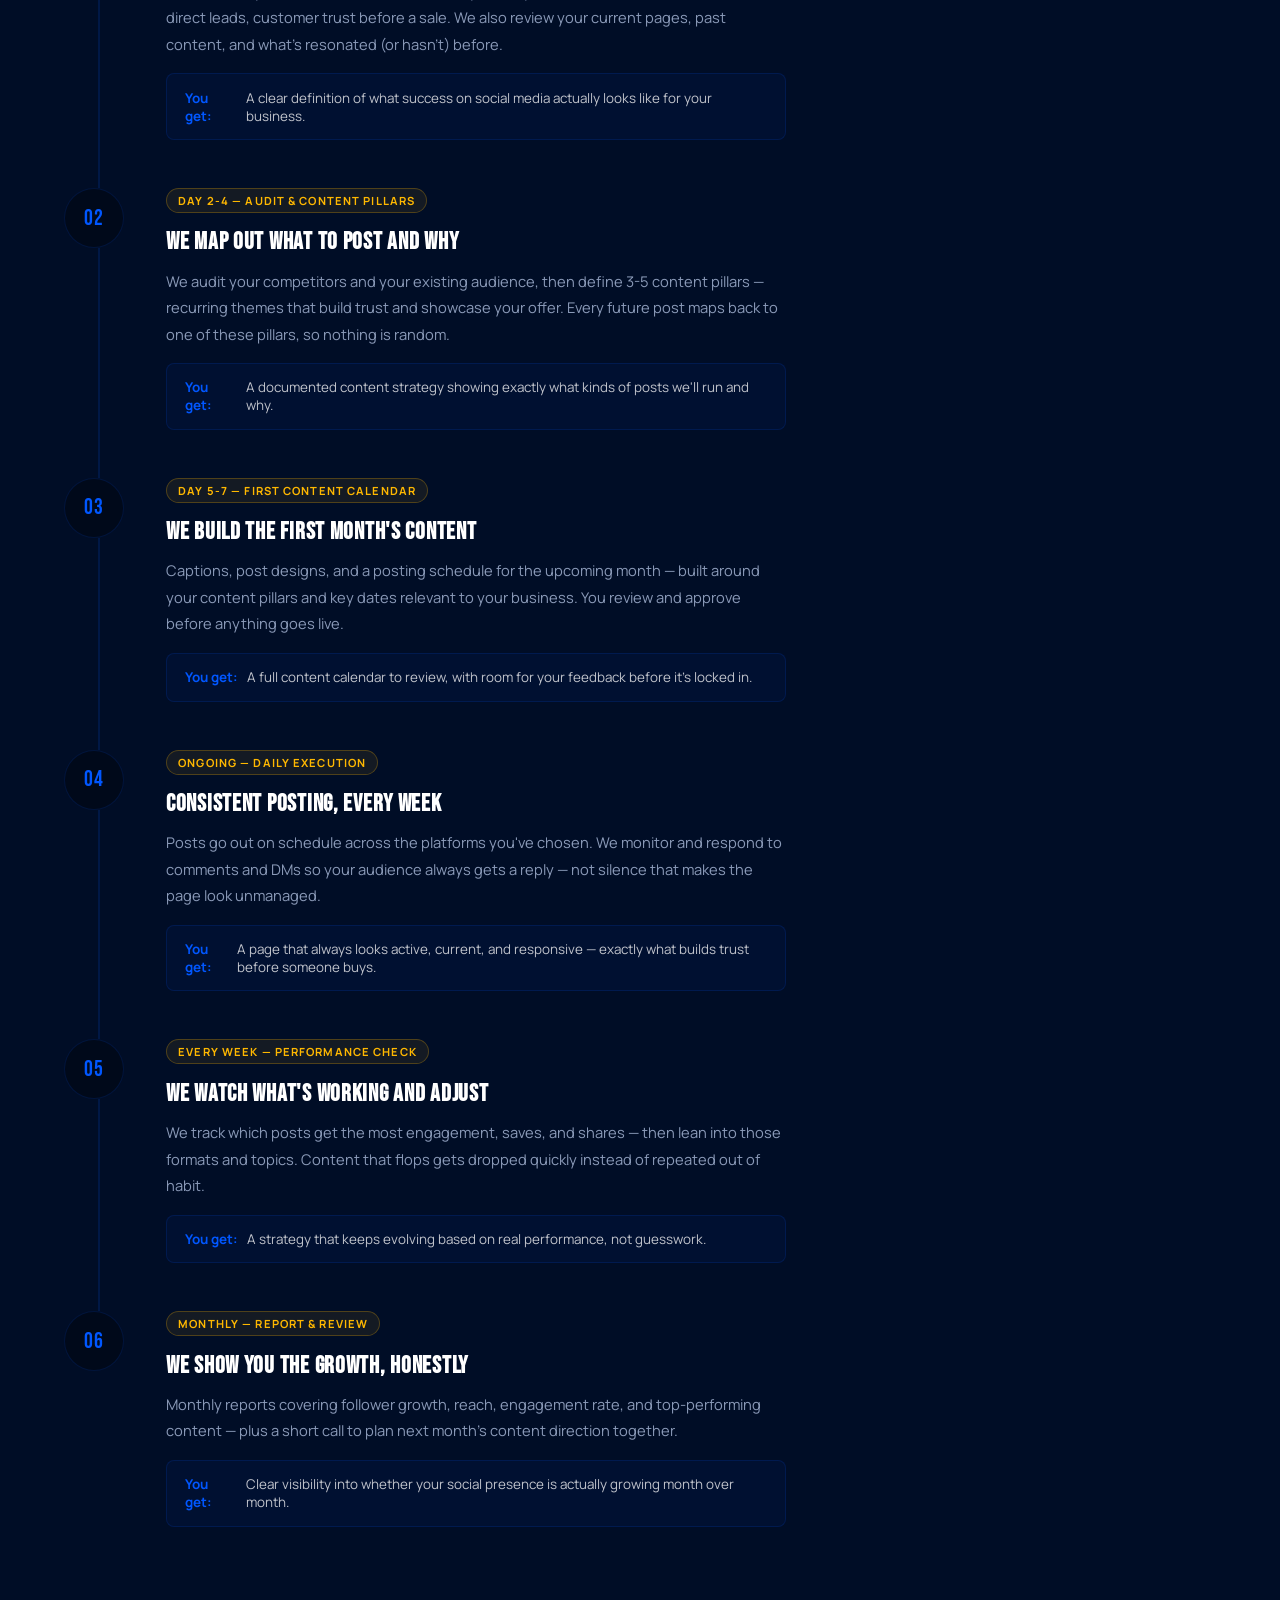
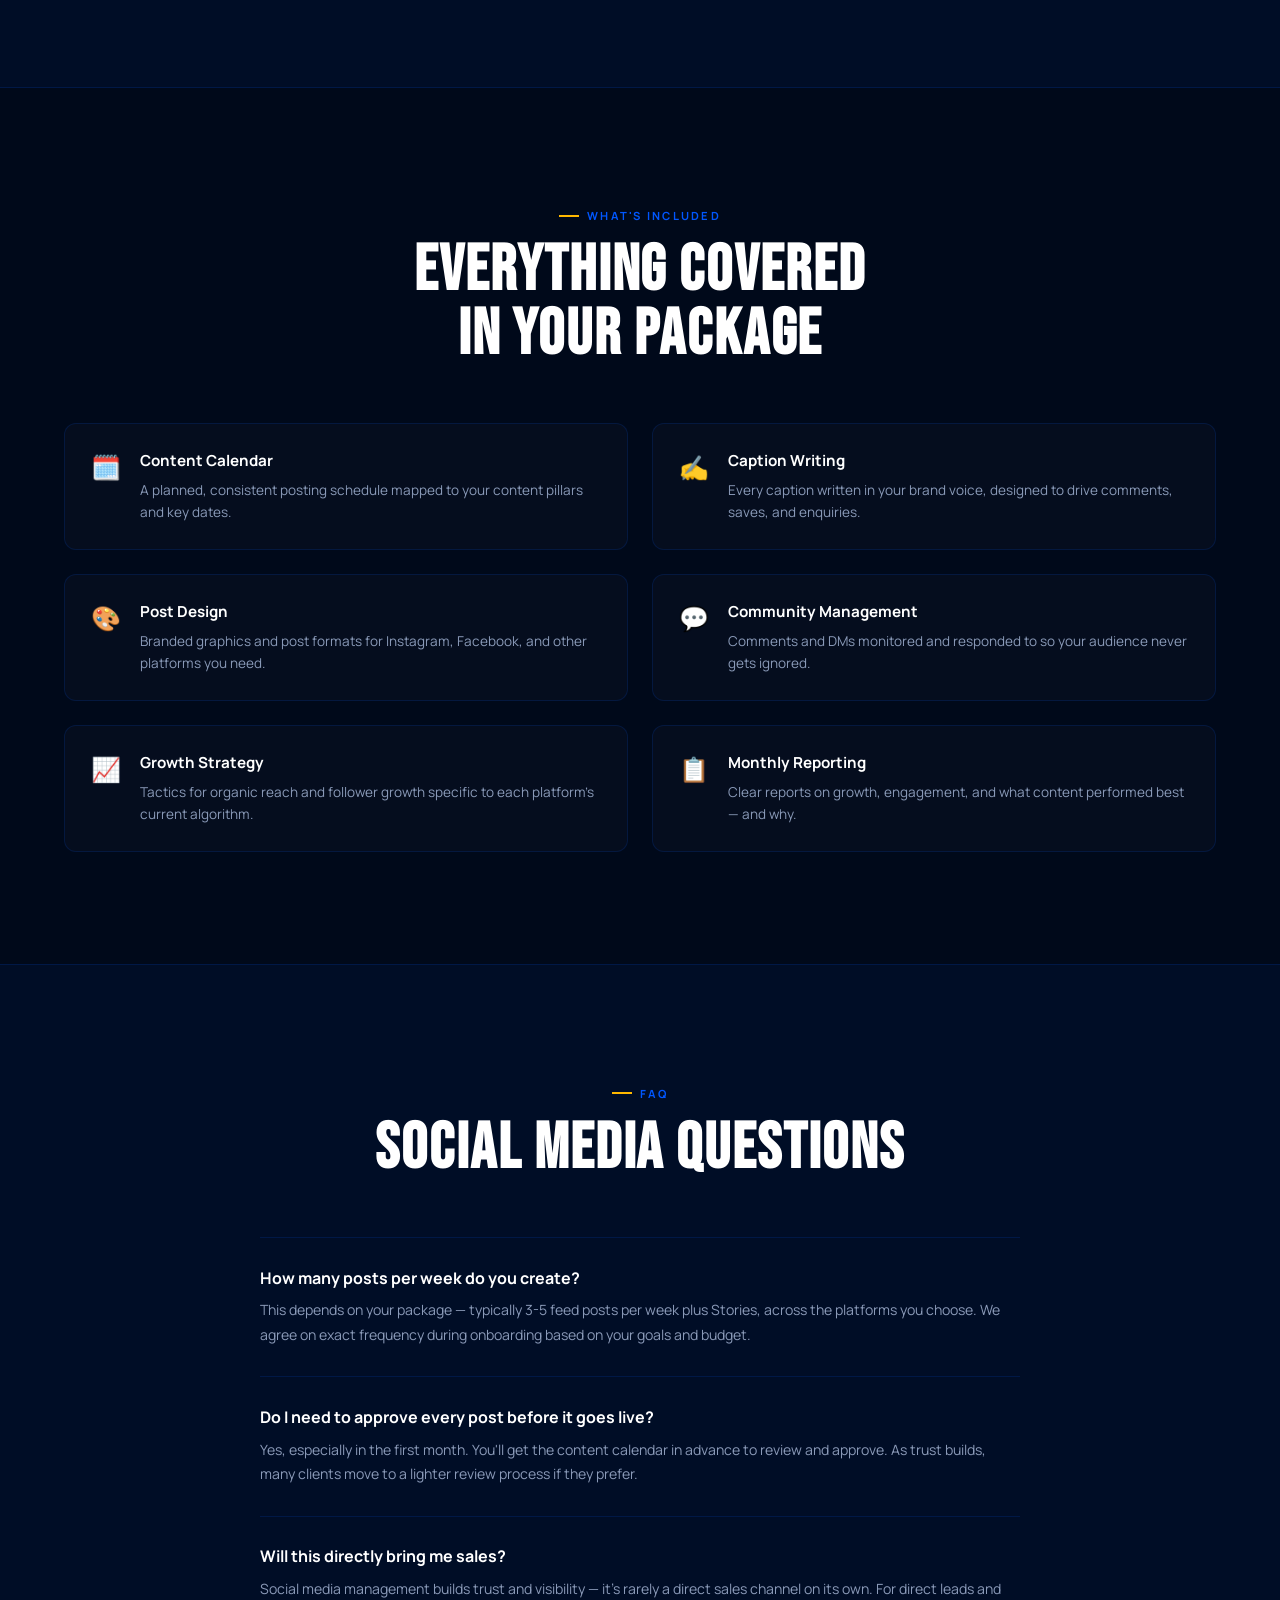
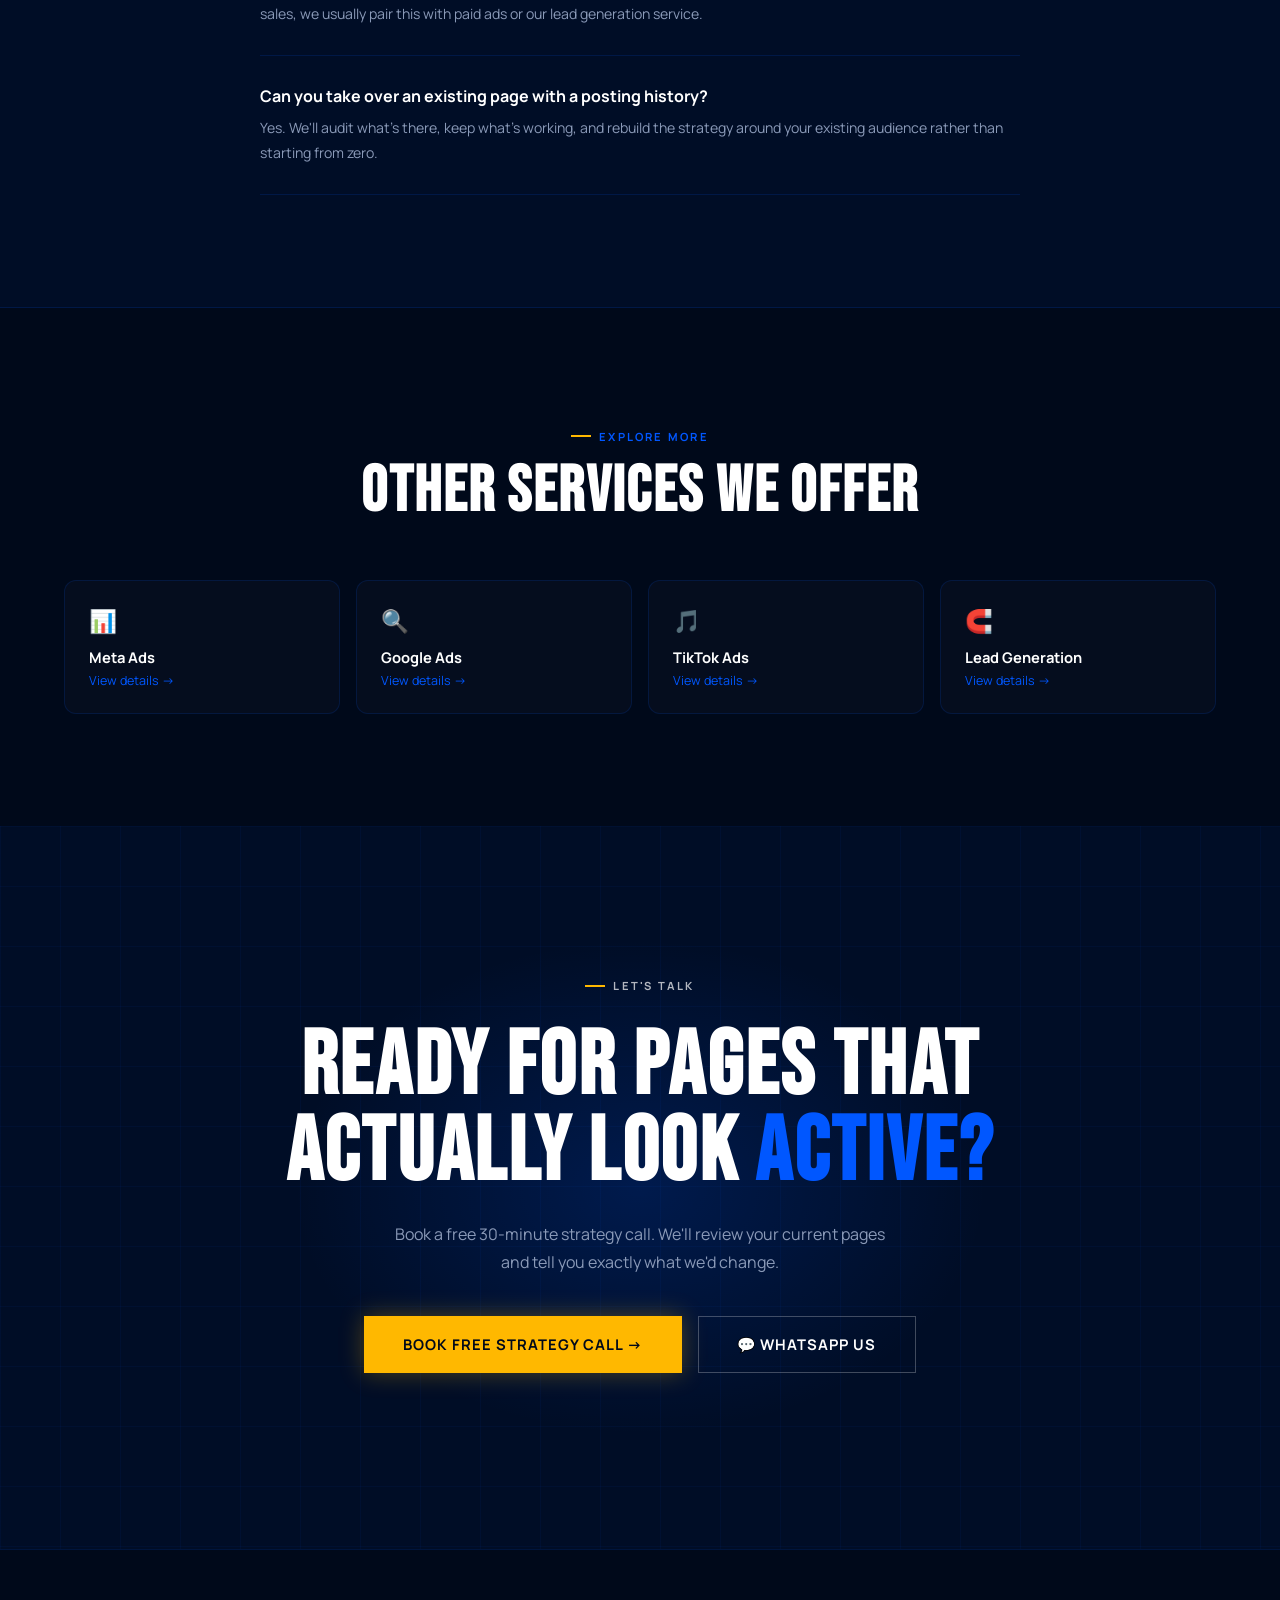
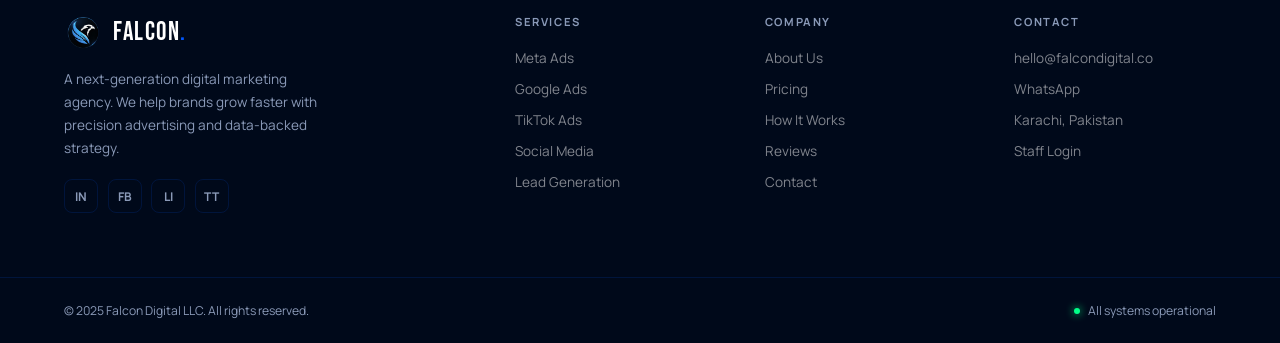
<file: services/social-media.html>
<!DOCTYPE html>
<html lang="en">
<head>
  <meta charset="UTF-8"/>
  <meta name="viewport" content="width=device-width, initial-scale=1.0"/>
  <title>Social Media Management — Falcon Digital</title>
  <meta name="description" content="Social media management that turns your accounts into a lead generation machine. See our exact process from audit to daily execution."/>
  <link rel="preconnect" href="https://fonts.googleapis.com"/>
  <link rel="preconnect" href="https://fonts.gstatic.com" crossorigin/>
  <link href="https://fonts.googleapis.com/css2?family=Bebas+Neue&family=Manrope:wght@300;400;500;600;700;800&display=swap" rel="stylesheet"/>
  <link rel="stylesheet" href="../css/style.css"/>
  <link rel="stylesheet" href="../css/service.css"/>
</head>
<body>

  <div id="cursor"><div class="cur-dot"></div><div class="cur-ring"></div></div>

  <nav id="navbar">
    <div class="nav-inner">
      <a href="../index.html" class="logo">
        <img src="../assets/images/logo.png" alt="Falcon" class="logo-img" onerror="this.style.display='none'"/>
        <span class="logo-txt">Falcon<span class="blue">.</span></span>
      </a>
      <ul class="nav-links">
        <li><a href="../index.html#services">Services</a></li>
        <li><a href="../about.html">About Us</a></li>
        <li><a href="../pricing.html">Pricing</a></li>
        <li><a href="../index.html#process">Process</a></li>
        <li><a href="../index.html#testimonials">Reviews</a></li>
      </ul>
      <div class="nav-cta">
        <a href="../dashboard/login.html" class="btn btn-outline">Dashboard</a>
        <a href="../contact.html" class="btn btn-outline">Contact</a>
        <a href="../contact.html" class="btn btn-primary">Get Started →</a>
      </div>
      <button class="hamburger" id="hamburger" aria-label="Menu">
        <span></span><span></span><span></span>
      </button>
    </div>
  </nav>

  <div class="mobile-menu" id="mobile-menu">
    <a href="../index.html#services" class="mm-link">Services</a>
    <a href="../about.html" class="mm-link">About Us</a>
    <a href="../pricing.html" class="mm-link">Pricing</a>
    <a href="../index.html#process" class="mm-link">Process</a>
    <a href="../index.html#testimonials" class="mm-link">Reviews</a>
    <a href="../dashboard/login.html" class="mm-link">Dashboard</a>
    <a href="../contact.html" class="mm-link blue">Get Started</a>
  </div>

  <!-- HERO -->
  <section class="svc-hero">
    <div class="svc-hero-grid"></div>
    <div class="section-inner">
      <a href="../index.html#services" class="back-link">← Back to all services</a>
      <div class="svc-hero-icon"><img src="../assets/images/social.png" alt="Social Media" style="width:40px;height:40px;object-fit:contain;border-radius:8px;"/></div>
      <h1 class="svc-hero-title">Social Media<br>Management</h1>
      <p class="svc-hero-sub">Your brand's daily voice online, handled properly. Content calendars, captions, post design, community management — turning your social channels into a consistent lead generation machine.</p>
      <div class="svc-hero-tags">
        <span>Content Strategy</span><span>Community Management</span><span>Growth</span><span>Analytics</span><span>Brand Voice</span>
      </div>
    </div>
  </section>

  <!-- INTRO -->
  <section class="section-pad">
    <div class="section-inner">
      <div class="svc-intro">
        <div class="svc-intro-label">Why most brand<br>pages look<br>abandoned.</div>
        <div class="svc-intro-text">
          <p>Most businesses post when someone remembers to. No strategy, no consistency, no clear idea of what each post is supposed to achieve. The result is a page that looks abandoned — even if there's technically content on it. Customers notice that, and it costs trust before they ever message you.</p>
          <p>We treat social media as a system, not a chore. Every post has a purpose — building trust, demonstrating expertise, driving a specific action — and it goes out on a consistent schedule your audience can rely on. We also handle the unglamorous part: responding to comments and messages so nothing falls through the cracks.</p>
        </div>
      </div>
    </div>
  </section>

  <!-- CLIENT PROCESS -->
  <section class="section-pad" style="background:var(--navy-2);border-top:1px solid var(--border);border-bottom:1px solid var(--border);">
    <div class="section-inner">
      <div class="section-header center-header">
        <div class="stag">Our Process</div>
        <h2 class="sec-title">How we take your<br>pages from <span class="blue">quiet to consistent</span></h2>
      </div>

      <div class="client-process">

        <div class="cp-step">
          <div class="cp-step-num">01</div>
          <div class="cp-step-content">
            <div class="cp-step-badge">Day 1 — Discovery Call</div>
            <h3 class="cp-step-title">We learn your brand voice and goals</h3>
            <p class="cp-step-desc">We ask what you want social media to actually do for your business — brand awareness, direct leads, customer trust before a sale. We also review your current pages, past content, and what's resonated (or hasn't) before.</p>
            <div class="cp-step-deliverable"><b>You get:</b> A clear definition of what success on social media actually looks like for your business.</div>
          </div>
        </div>

        <div class="cp-step">
          <div class="cp-step-num">02</div>
          <div class="cp-step-content">
            <div class="cp-step-badge">Day 2-4 — Audit & Content Pillars</div>
            <h3 class="cp-step-title">We map out what to post and why</h3>
            <p class="cp-step-desc">We audit your competitors and your existing audience, then define 3-5 content pillars — recurring themes that build trust and showcase your offer. Every future post maps back to one of these pillars, so nothing is random.</p>
            <div class="cp-step-deliverable"><b>You get:</b> A documented content strategy showing exactly what kinds of posts we'll run and why.</div>
          </div>
        </div>

        <div class="cp-step">
          <div class="cp-step-num">03</div>
          <div class="cp-step-content">
            <div class="cp-step-badge">Day 5-7 — First Content Calendar</div>
            <h3 class="cp-step-title">We build the first month's content</h3>
            <p class="cp-step-desc">Captions, post designs, and a posting schedule for the upcoming month — built around your content pillars and key dates relevant to your business. You review and approve before anything goes live.</p>
            <div class="cp-step-deliverable"><b>You get:</b> A full content calendar to review, with room for your feedback before it's locked in.</div>
          </div>
        </div>

        <div class="cp-step">
          <div class="cp-step-num">04</div>
          <div class="cp-step-content">
            <div class="cp-step-badge">Ongoing — Daily Execution</div>
            <h3 class="cp-step-title">Consistent posting, every week</h3>
            <p class="cp-step-desc">Posts go out on schedule across the platforms you've chosen. We monitor and respond to comments and DMs so your audience always gets a reply — not silence that makes the page look unmanaged.</p>
            <div class="cp-step-deliverable"><b>You get:</b> A page that always looks active, current, and responsive — exactly what builds trust before someone buys.</div>
          </div>
        </div>

        <div class="cp-step">
          <div class="cp-step-num">05</div>
          <div class="cp-step-content">
            <div class="cp-step-badge">Every week — Performance Check</div>
            <h3 class="cp-step-title">We watch what's working and adjust</h3>
            <p class="cp-step-desc">We track which posts get the most engagement, saves, and shares — then lean into those formats and topics. Content that flops gets dropped quickly instead of repeated out of habit.</p>
            <div class="cp-step-deliverable"><b>You get:</b> A strategy that keeps evolving based on real performance, not guesswork.</div>
          </div>
        </div>

        <div class="cp-step">
          <div class="cp-step-num">06</div>
          <div class="cp-step-content">
            <div class="cp-step-badge">Monthly — Report & Review</div>
            <h3 class="cp-step-title">We show you the growth, honestly</h3>
            <p class="cp-step-desc">Monthly reports covering follower growth, reach, engagement rate, and top-performing content — plus a short call to plan next month's content direction together.</p>
            <div class="cp-step-deliverable"><b>You get:</b> Clear visibility into whether your social presence is actually growing month over month.</div>
          </div>
        </div>

      </div>
    </div>
  </section>

  <!-- WHAT'S INCLUDED -->
  <section class="section-pad">
    <div class="section-inner">
      <div class="section-header center-header">
        <div class="stag">What's Included</div>
        <h2 class="sec-title">Everything covered<br>in your package</h2>
      </div>
      <div class="included-grid">
        <div class="included-item">
          <div class="included-icon">🗓️</div>
          <div><div class="included-title">Content Calendar</div><div class="included-desc">A planned, consistent posting schedule mapped to your content pillars and key dates.</div></div>
        </div>
        <div class="included-item">
          <div class="included-icon">✍️</div>
          <div><div class="included-title">Caption Writing</div><div class="included-desc">Every caption written in your brand voice, designed to drive comments, saves, and enquiries.</div></div>
        </div>
        <div class="included-item">
          <div class="included-icon">🎨</div>
          <div><div class="included-title">Post Design</div><div class="included-desc">Branded graphics and post formats for Instagram, Facebook, and other platforms you need.</div></div>
        </div>
        <div class="included-item">
          <div class="included-icon">💬</div>
          <div><div class="included-title">Community Management</div><div class="included-desc">Comments and DMs monitored and responded to so your audience never gets ignored.</div></div>
        </div>
        <div class="included-item">
          <div class="included-icon">📈</div>
          <div><div class="included-title">Growth Strategy</div><div class="included-desc">Tactics for organic reach and follower growth specific to each platform's current algorithm.</div></div>
        </div>
        <div class="included-item">
          <div class="included-icon">📋</div>
          <div><div class="included-title">Monthly Reporting</div><div class="included-desc">Clear reports on growth, engagement, and what content performed best — and why.</div></div>
        </div>
      </div>
    </div>
  </section>

  <!-- FAQ -->
  <section class="section-pad" style="background:var(--navy-2);border-top:1px solid var(--border);border-bottom:1px solid var(--border);">
    <div class="section-inner">
      <div class="section-header center-header">
        <div class="stag">FAQ</div>
        <h2 class="sec-title">Social media questions</h2>
      </div>
      <div class="svc-faq-list" style="margin:0 auto;">
        <div class="svc-faq-row">
          <div class="svc-faq-q">How many posts per week do you create?</div>
          <p class="svc-faq-a">This depends on your package — typically 3-5 feed posts per week plus Stories, across the platforms you choose. We agree on exact frequency during onboarding based on your goals and budget.</p>
        </div>
        <div class="svc-faq-row">
          <div class="svc-faq-q">Do I need to approve every post before it goes live?</div>
          <p class="svc-faq-a">Yes, especially in the first month. You'll get the content calendar in advance to review and approve. As trust builds, many clients move to a lighter review process if they prefer.</p>
        </div>
        <div class="svc-faq-row">
          <div class="svc-faq-q">Will this directly bring me sales?</div>
          <p class="svc-faq-a">Social media management builds trust and visibility — it's rarely a direct sales channel on its own. For direct leads and sales, we usually pair this with paid ads or our lead generation service.</p>
        </div>
        <div class="svc-faq-row">
          <div class="svc-faq-q">Can you take over an existing page with a posting history?</div>
          <p class="svc-faq-a">Yes. We'll audit what's there, keep what's working, and rebuild the strategy around your existing audience rather than starting from zero.</p>
        </div>
      </div>
    </div>
  </section>

  <!-- OTHER SERVICES -->
  <section class="section-pad">
    <div class="section-inner">
      <div class="section-header center-header">
        <div class="stag">Explore More</div>
        <h2 class="sec-title">Other services we offer</h2>
      </div>
      <div class="other-services">
        <a href="meta-ads.html" class="other-svc-card">
          <div class="osc-icon">📊</div>
          <div class="osc-name">Meta Ads</div>
          <div class="osc-arrow">View details →</div>
        </a>
        <a href="google-ads.html" class="other-svc-card">
          <div class="osc-icon">🔍</div>
          <div class="osc-name">Google Ads</div>
          <div class="osc-arrow">View details →</div>
        </a>
        <a href="tiktok-ads.html" class="other-svc-card">
          <div class="osc-icon">🎵</div>
          <div class="osc-name">TikTok Ads</div>
          <div class="osc-arrow">View details →</div>
        </a>
        <a href="lead-generation.html" class="other-svc-card">
          <div class="osc-icon">🧲</div>
          <div class="osc-name">Lead Generation</div>
          <div class="osc-arrow">View details →</div>
        </a>
      </div>
    </div>
  </section>

  <!-- CTA -->
  <section id="cta" class="cta-section">
    <div class="cta-glow"></div>
    <div class="cta-grid-bg"></div>
    <div class="section-inner cta-inner">
      <div class="stag stag-white" style="display:inline-flex;">Let's Talk</div>
      <h2 class="cta-title">Ready for pages that<br>actually look <span class="blue">active?</span></h2>
      <p class="cta-desc">Book a free 30-minute strategy call. We'll review your current pages and tell you exactly what we'd change.</p>
      <div class="cta-actions">
        <a href="../contact.html" class="btn btn-gold btn-xl">Book Free Strategy Call →</a>
        <a href="https://wa.me/923000000000" class="btn btn-outline btn-xl" target="_blank">💬 WhatsApp Us</a>
      </div>
    </div>
  </section>

  <!-- FOOTER -->
  <footer>
    <div class="footer-top">
      <div class="footer-brand">
        <div class="logo" style="margin-bottom:1rem">
          <img src="../assets/images/logo.png" alt="Falcon" class="logo-img" onerror="this.style.display='none'"/>
          <span class="logo-txt">Falcon<span class="blue">.</span></span>
        </div>
        <p>A next-generation digital marketing agency. We help brands grow faster with precision advertising and data-backed strategy.</p>
        <div class="footer-socials">
          <a href="#" class="fsoc">in</a>
          <a href="#" class="fsoc">fb</a>
          <a href="#" class="fsoc">li</a>
          <a href="#" class="fsoc">tt</a>
        </div>
      </div>
      <div class="footer-col">
        <h4>Services</h4>
        <ul>
          <li><a href="meta-ads.html">Meta Ads</a></li>
          <li><a href="google-ads.html">Google Ads</a></li>
          <li><a href="tiktok-ads.html">TikTok Ads</a></li>
          <li><a href="social-media.html">Social Media</a></li>
          <li><a href="lead-generation.html">Lead Generation</a></li>
        </ul>
      </div>
      <div class="footer-col">
        <h4>Company</h4>
        <ul>
          <li><a href="../about.html">About Us</a></li>
          <li><a href="../pricing.html">Pricing</a></li>
          <li><a href="../index.html#process">How It Works</a></li>
          <li><a href="../index.html#testimonials">Reviews</a></li>
          <li><a href="../contact.html">Contact</a></li>
        </ul>
      </div>
      <div class="footer-col">
        <h4>Contact</h4>
        <ul>
          <li><a href="mailto:hello@falcondigital.co">hello@falcondigital.co</a></li>
          <li><a href="https://wa.me/923000000000">WhatsApp</a></li>
          <li><a href="#">Karachi, Pakistan</a></li>
          <li><a href="../dashboard/login.html">Staff Login</a></li>
        </ul>
      </div>
    </div>
    <div class="footer-bottom">
      <p>© 2025 Falcon Digital LLC. All rights reserved.</p>
      <div class="footer-live"><span class="badge-dot"></span> All systems operational</div>
    </div>
  </footer>

  <a href="https://wa.me/923000000000" class="wa-float" target="_blank">
    <svg viewBox="0 0 24 24" fill="currentColor" width="26" height="26"><path d="M17.472 14.382c-.297-.149-1.758-.867-2.03-.967-.273-.099-.471-.148-.67.15-.197.297-.767.966-.94 1.164-.173.199-.347.223-.644.075-.297-.15-1.255-.463-2.39-1.475-.883-.788-1.48-1.761-1.653-2.059-.173-.297-.018-.458.13-.606.134-.133.298-.347.446-.52.149-.174.198-.298.298-.497.099-.198.05-.371-.025-.52-.075-.149-.669-1.612-.916-2.207-.242-.579-.487-.5-.669-.51-.173-.008-.371-.01-.57-.01-.198 0-.52.074-.792.372-.272.297-1.04 1.016-1.04 2.479 0 1.462 1.065 2.875 1.213 3.074.149.198 2.096 3.2 5.077 4.487.709.306 1.262.489 1.694.625.712.227 1.36.195 1.871.118.571-.085 1.758-.719 2.006-1.413.248-.694.248-1.289.173-1.413-.074-.124-.272-.198-.57-.347m-5.421 7.403h-.004a9.87 9.87 0 01-5.031-1.378l-.361-.214-3.741.982.998-3.648-.235-.374a9.86 9.86 0 01-1.51-5.26c.001-5.45 4.436-9.884 9.888-9.884 2.64 0 5.122 1.03 6.988 2.898a9.825 9.825 0 012.893 6.994c-.003 5.45-4.437 9.884-9.885 9.884m8.413-18.297A11.815 11.815 0 0012.05 0C5.495 0 .16 5.335.157 11.892c0 2.096.547 4.142 1.588 5.945L.057 24l6.305-1.654a11.882 11.882 0 005.683 1.448h.005c6.554 0 11.89-5.335 11.893-11.893a11.821 11.821 0 00-3.48-8.413Z"/></svg>
  </a>

  <script src="../js/main.js"></script>
</body>
</html>
</file>
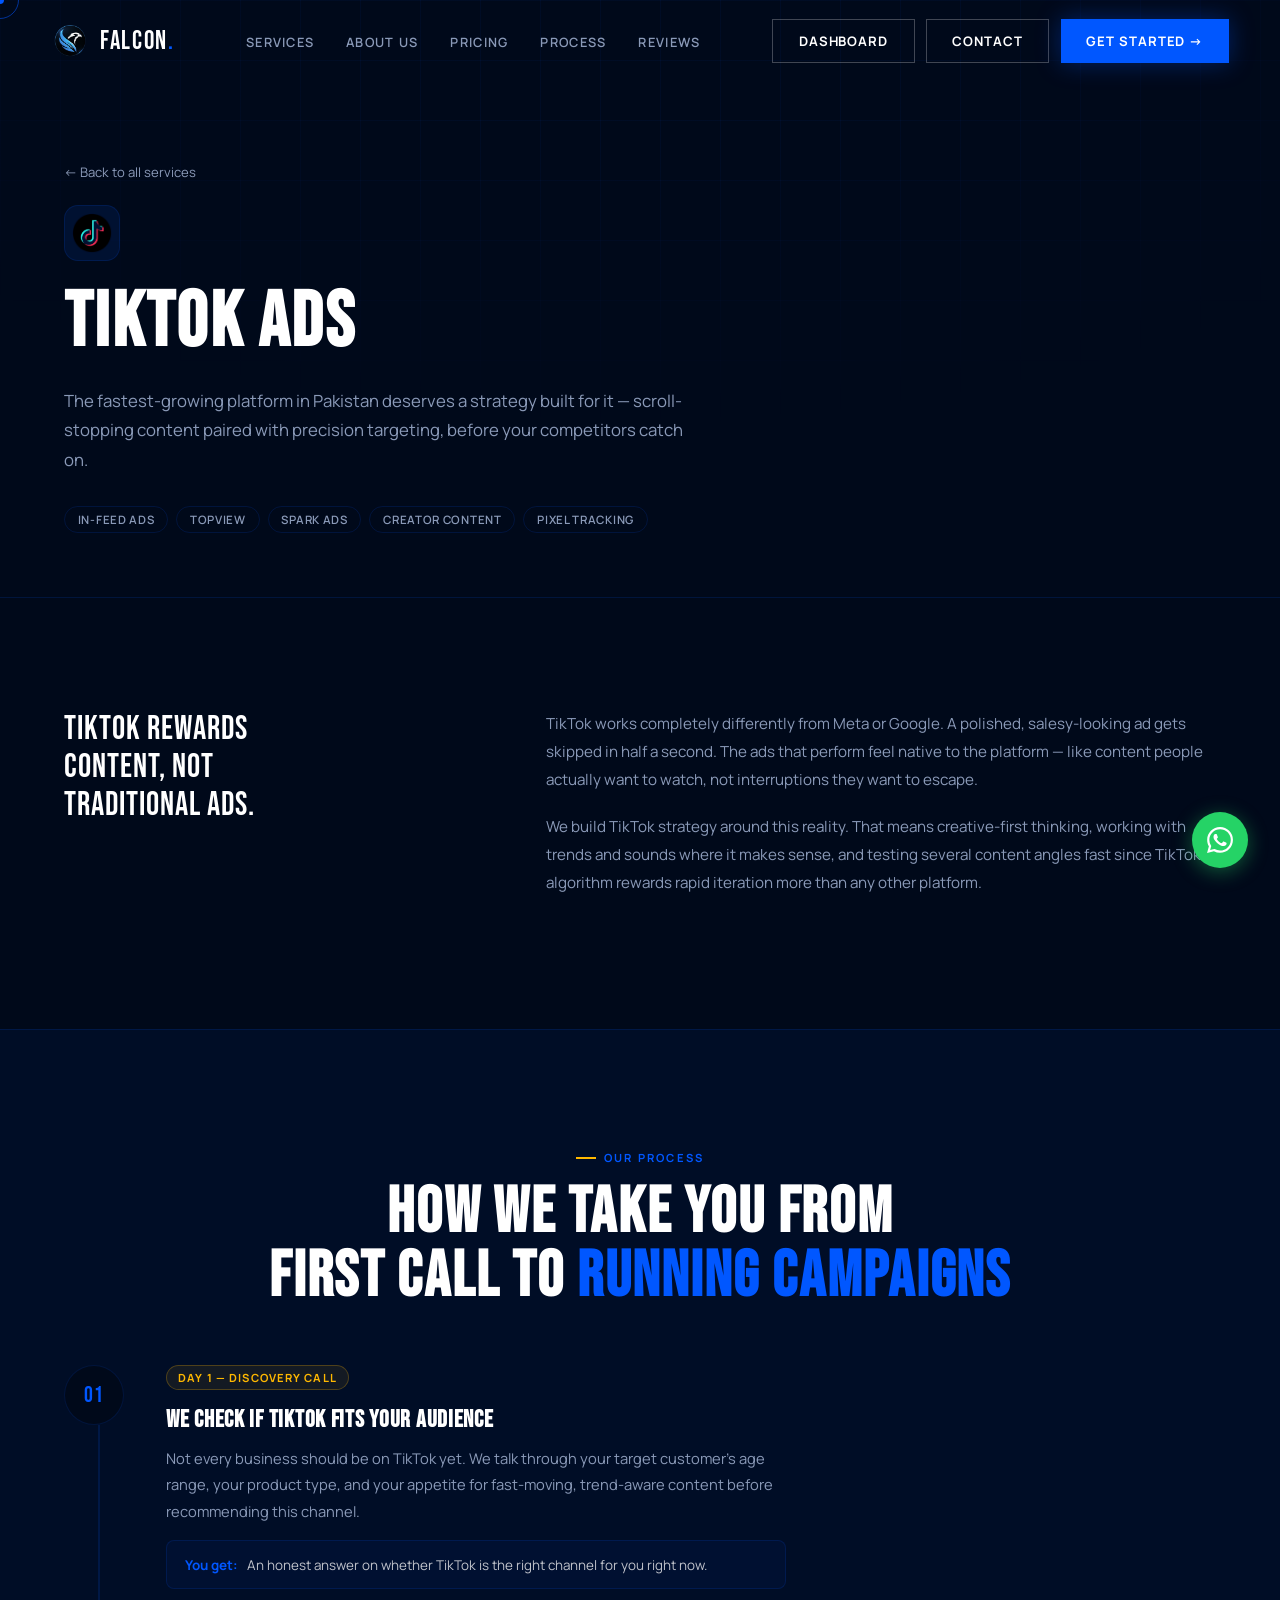
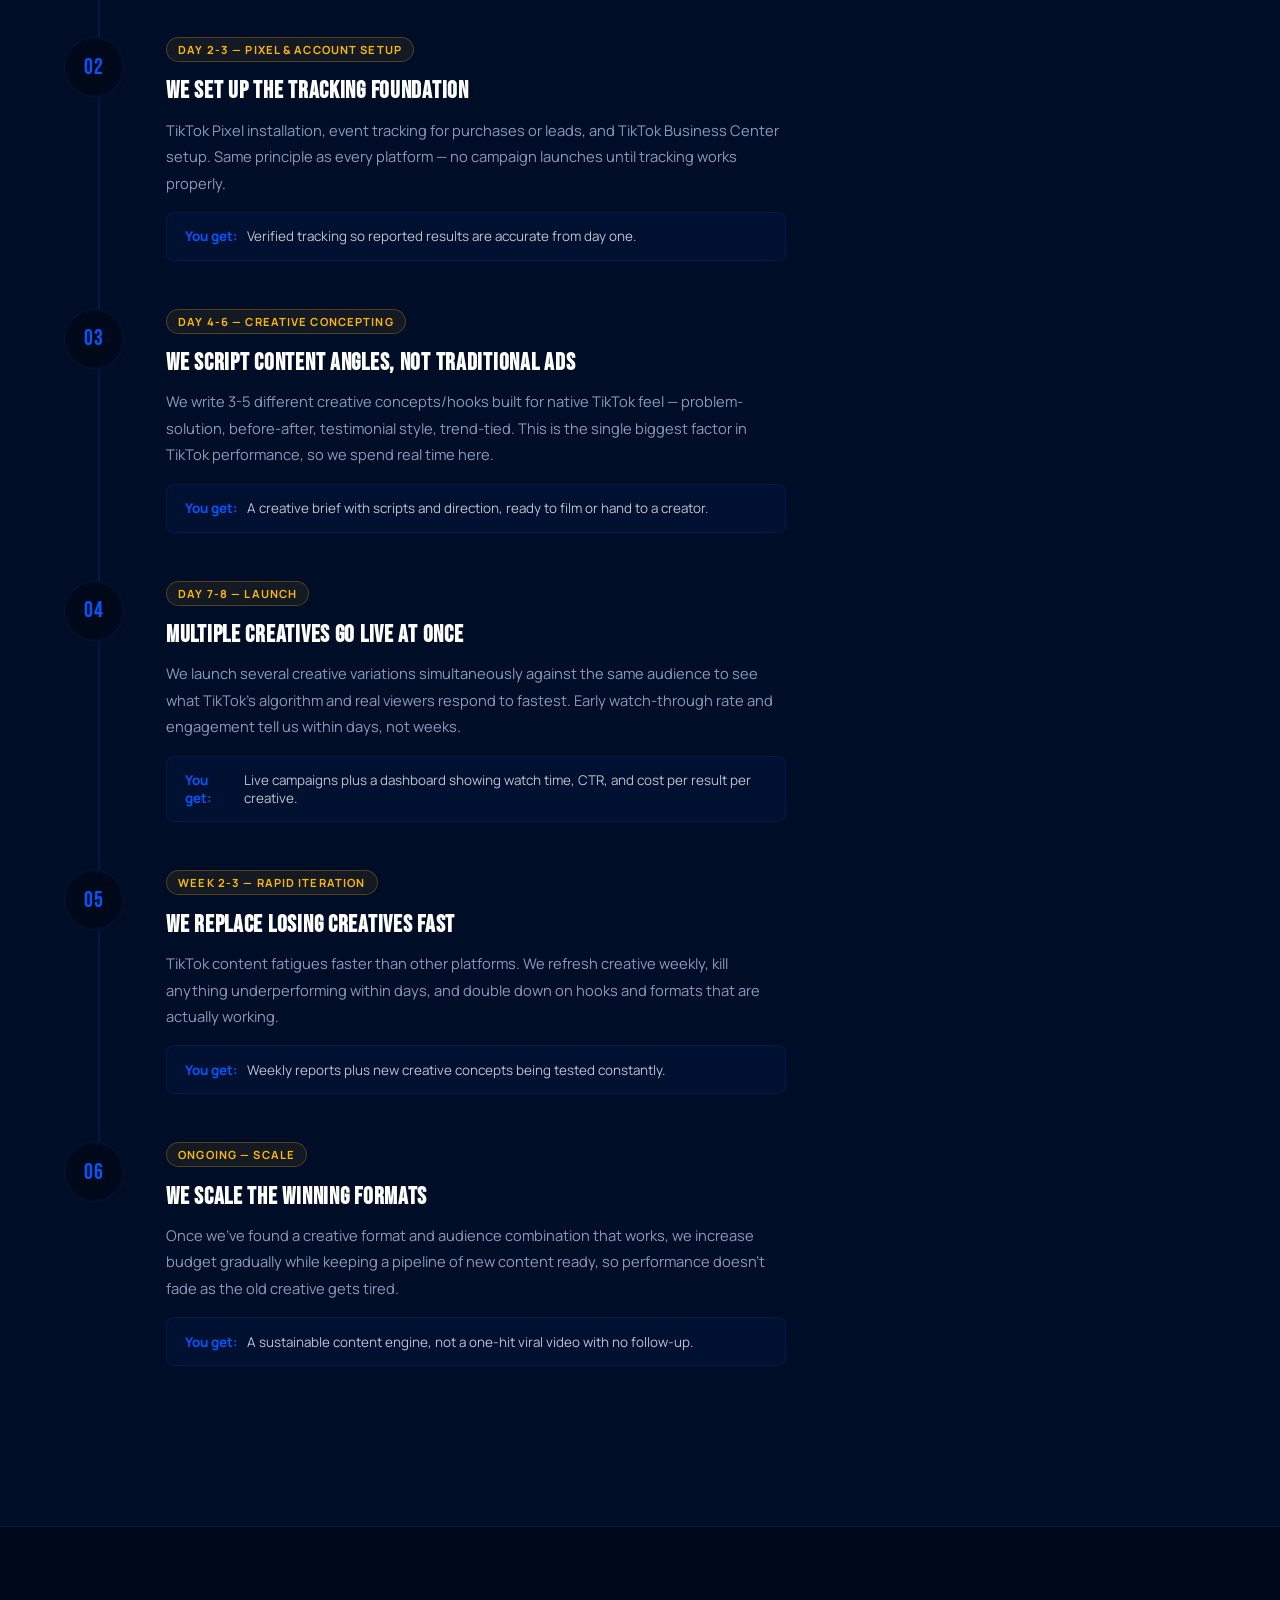
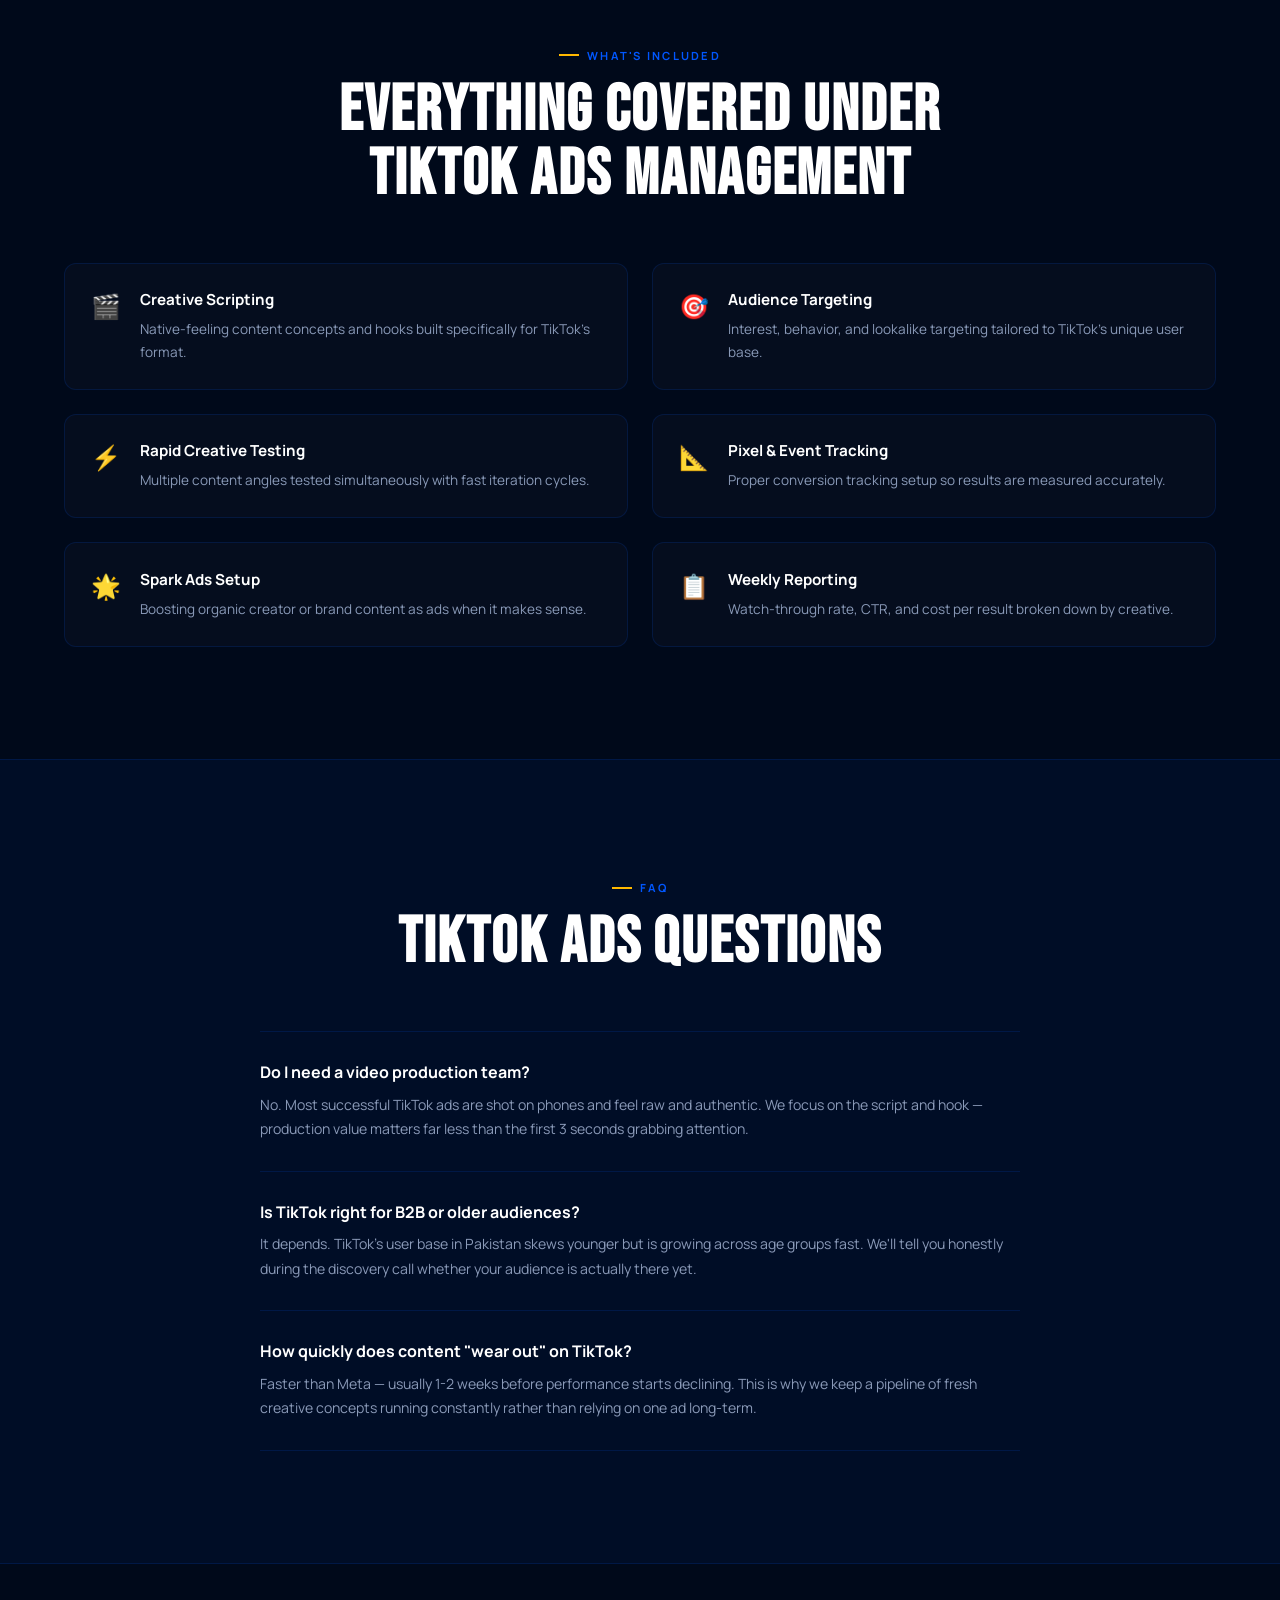
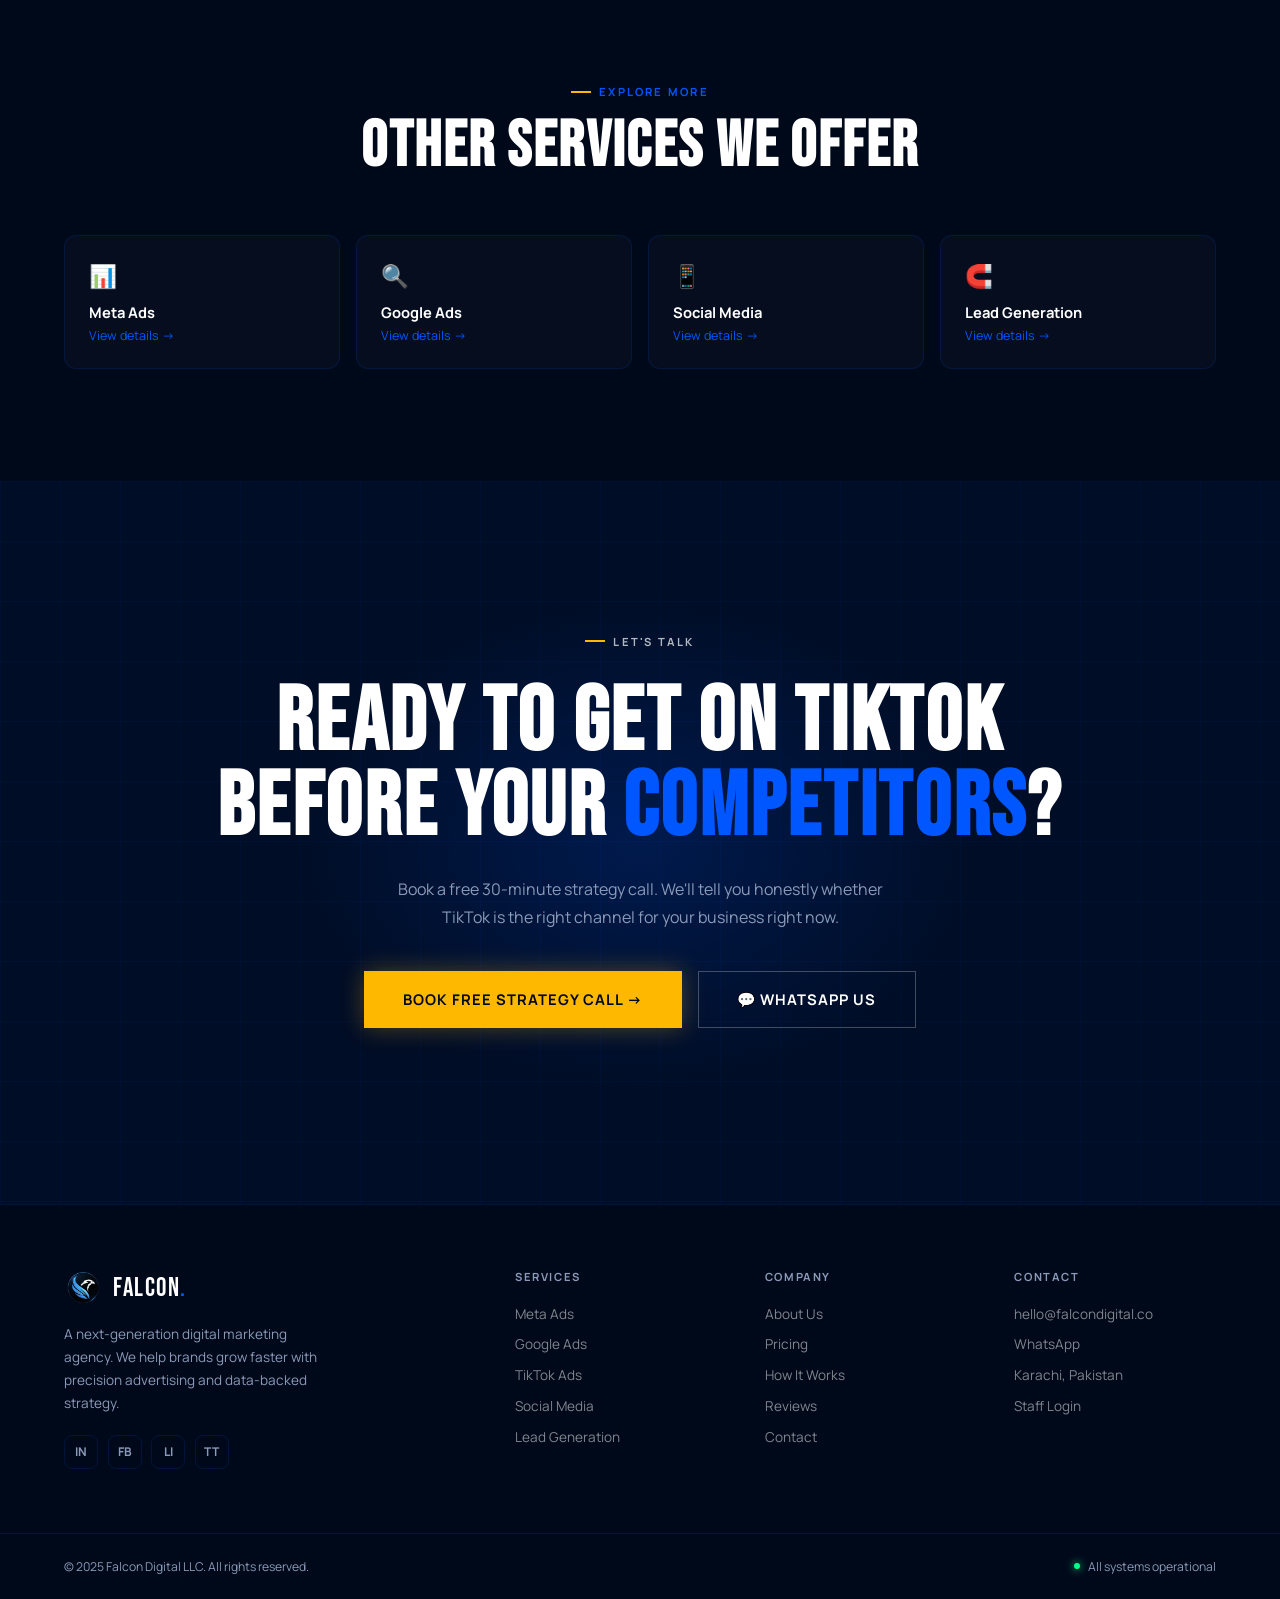
<file: services/tiktok-ads.html>
<!DOCTYPE html>
<html lang="en">
<head>
  <meta charset="UTF-8"/>
  <meta name="viewport" content="width=device-width, initial-scale=1.0"/>
  <title>TikTok Ads — Falcon Digital</title>
  <meta name="description" content="TikTok ad management. See our exact process from discovery call to scaling your campaigns."/>
  <link rel="preconnect" href="https://fonts.googleapis.com"/>
  <link rel="preconnect" href="https://fonts.gstatic.com" crossorigin/>
  <link href="https://fonts.googleapis.com/css2?family=Bebas+Neue&family=Manrope:wght@300;400;500;600;700;800&display=swap" rel="stylesheet"/>
  <link rel="stylesheet" href="../css/style.css"/>
  <link rel="stylesheet" href="../css/service.css"/>
</head>
<body>

  <div id="cursor"><div class="cur-dot"></div><div class="cur-ring"></div></div>

  <nav id="navbar">
    <div class="nav-inner">
      <a href="../index.html" class="logo">
        <img src="../assets/images/logo.png" alt="Falcon" class="logo-img" onerror="this.style.display='none'"/>
        <span class="logo-txt">Falcon<span class="blue">.</span></span>
      </a>
      <ul class="nav-links">
        <li><a href="../index.html#services">Services</a></li>
        <li><a href="../about.html">About Us</a></li>
        <li><a href="../pricing.html">Pricing</a></li>
        <li><a href="../index.html#process">Process</a></li>
        <li><a href="../index.html#testimonials">Reviews</a></li>
      </ul>
      <div class="nav-cta">
        <a href="../dashboard/login.html" class="btn btn-outline">Dashboard</a>
        <a href="../contact.html" class="btn btn-outline">Contact</a>
        <a href="../contact.html" class="btn btn-primary">Get Started →</a>
      </div>
      <button class="hamburger" id="hamburger" aria-label="Menu">
        <span></span><span></span><span></span>
      </button>
    </div>
  </nav>

  <div class="mobile-menu" id="mobile-menu">
    <a href="../index.html#services" class="mm-link">Services</a>
    <a href="../about.html" class="mm-link">About Us</a>
    <a href="../pricing.html" class="mm-link">Pricing</a>
    <a href="../index.html#process" class="mm-link">Process</a>
    <a href="../index.html#testimonials" class="mm-link">Reviews</a>
    <a href="../dashboard/login.html" class="mm-link">Dashboard</a>
    <a href="../contact.html" class="mm-link blue">Get Started</a>
  </div>

  <section class="svc-hero">
    <div class="svc-hero-grid"></div>
    <div class="section-inner">
      <a href="../index.html#services" class="back-link">← Back to all services</a>
      <div class="svc-hero-icon"><img src="../assets/images/tiktok.png" alt="TikTok" style="width:40px;height:40px;object-fit:contain;border-radius:8px;"/></div>
      <h1 class="svc-hero-title">TikTok Ads</h1>
      <p class="svc-hero-sub">The fastest-growing platform in Pakistan deserves a strategy built for it — scroll-stopping content paired with precision targeting, before your competitors catch on.</p>
      <div class="svc-hero-tags">
        <span>In-Feed Ads</span><span>TopView</span><span>Spark Ads</span><span>Creator Content</span><span>Pixel Tracking</span>
      </div>
    </div>
  </section>

  <section class="section-pad">
    <div class="section-inner">
      <div class="svc-intro">
        <div class="svc-intro-label">TikTok rewards<br>content, not<br>traditional ads.</div>
        <div class="svc-intro-text">
          <p>TikTok works completely differently from Meta or Google. A polished, salesy-looking ad gets skipped in half a second. The ads that perform feel native to the platform — like content people actually want to watch, not interruptions they want to escape.</p>
          <p>We build TikTok strategy around this reality. That means creative-first thinking, working with trends and sounds where it makes sense, and testing several content angles fast since TikTok's algorithm rewards rapid iteration more than any other platform.</p>
        </div>
      </div>
    </div>
  </section>

  <section class="section-pad" style="background:var(--navy-2);border-top:1px solid var(--border);border-bottom:1px solid var(--border);">
    <div class="section-inner">
      <div class="section-header center-header">
        <div class="stag">Our Process</div>
        <h2 class="sec-title">How we take you from<br>first call to <span class="blue">running campaigns</span></h2>
      </div>

      <div class="client-process">

        <div class="cp-step">
          <div class="cp-step-num">01</div>
          <div class="cp-step-content">
            <div class="cp-step-badge">Day 1 — Discovery Call</div>
            <h3 class="cp-step-title">We check if TikTok fits your audience</h3>
            <p class="cp-step-desc">Not every business should be on TikTok yet. We talk through your target customer's age range, your product type, and your appetite for fast-moving, trend-aware content before recommending this channel.</p>
            <div class="cp-step-deliverable"><b>You get:</b> An honest answer on whether TikTok is the right channel for you right now.</div>
          </div>
        </div>

        <div class="cp-step">
          <div class="cp-step-num">02</div>
          <div class="cp-step-content">
            <div class="cp-step-badge">Day 2-3 — Pixel & Account Setup</div>
            <h3 class="cp-step-title">We set up the tracking foundation</h3>
            <p class="cp-step-desc">TikTok Pixel installation, event tracking for purchases or leads, and TikTok Business Center setup. Same principle as every platform — no campaign launches until tracking works properly.</p>
            <div class="cp-step-deliverable"><b>You get:</b> Verified tracking so reported results are accurate from day one.</div>
          </div>
        </div>

        <div class="cp-step">
          <div class="cp-step-num">03</div>
          <div class="cp-step-content">
            <div class="cp-step-badge">Day 4-6 — Creative Concepting</div>
            <h3 class="cp-step-title">We script content angles, not traditional ads</h3>
            <p class="cp-step-desc">We write 3-5 different creative concepts/hooks built for native TikTok feel — problem-solution, before-after, testimonial style, trend-tied. This is the single biggest factor in TikTok performance, so we spend real time here.</p>
            <div class="cp-step-deliverable"><b>You get:</b> A creative brief with scripts and direction, ready to film or hand to a creator.</div>
          </div>
        </div>

        <div class="cp-step">
          <div class="cp-step-num">04</div>
          <div class="cp-step-content">
            <div class="cp-step-badge">Day 7-8 — Launch</div>
            <h3 class="cp-step-title">Multiple creatives go live at once</h3>
            <p class="cp-step-desc">We launch several creative variations simultaneously against the same audience to see what TikTok's algorithm and real viewers respond to fastest. Early watch-through rate and engagement tell us within days, not weeks.</p>
            <div class="cp-step-deliverable"><b>You get:</b> Live campaigns plus a dashboard showing watch time, CTR, and cost per result per creative.</div>
          </div>
        </div>

        <div class="cp-step">
          <div class="cp-step-num">05</div>
          <div class="cp-step-content">
            <div class="cp-step-badge">Week 2-3 — Rapid Iteration</div>
            <h3 class="cp-step-title">We replace losing creatives fast</h3>
            <p class="cp-step-desc">TikTok content fatigues faster than other platforms. We refresh creative weekly, kill anything underperforming within days, and double down on hooks and formats that are actually working.</p>
            <div class="cp-step-deliverable"><b>You get:</b> Weekly reports plus new creative concepts being tested constantly.</div>
          </div>
        </div>

        <div class="cp-step">
          <div class="cp-step-num">06</div>
          <div class="cp-step-content">
            <div class="cp-step-badge">Ongoing — Scale</div>
            <h3 class="cp-step-title">We scale the winning formats</h3>
            <p class="cp-step-desc">Once we've found a creative format and audience combination that works, we increase budget gradually while keeping a pipeline of new content ready, so performance doesn't fade as the old creative gets tired.</p>
            <div class="cp-step-deliverable"><b>You get:</b> A sustainable content engine, not a one-hit viral video with no follow-up.</div>
          </div>
        </div>

      </div>
    </div>
  </section>

  <section class="section-pad">
    <div class="section-inner">
      <div class="section-header center-header">
        <div class="stag">What's Included</div>
        <h2 class="sec-title">Everything covered under<br>TikTok Ads management</h2>
      </div>
      <div class="included-grid">
        <div class="included-item">
          <div class="included-icon">🎬</div>
          <div><div class="included-title">Creative Scripting</div><div class="included-desc">Native-feeling content concepts and hooks built specifically for TikTok's format.</div></div>
        </div>
        <div class="included-item">
          <div class="included-icon">🎯</div>
          <div><div class="included-title">Audience Targeting</div><div class="included-desc">Interest, behavior, and lookalike targeting tailored to TikTok's unique user base.</div></div>
        </div>
        <div class="included-item">
          <div class="included-icon">⚡</div>
          <div><div class="included-title">Rapid Creative Testing</div><div class="included-desc">Multiple content angles tested simultaneously with fast iteration cycles.</div></div>
        </div>
        <div class="included-item">
          <div class="included-icon">📐</div>
          <div><div class="included-title">Pixel & Event Tracking</div><div class="included-desc">Proper conversion tracking setup so results are measured accurately.</div></div>
        </div>
        <div class="included-item">
          <div class="included-icon">🌟</div>
          <div><div class="included-title">Spark Ads Setup</div><div class="included-desc">Boosting organic creator or brand content as ads when it makes sense.</div></div>
        </div>
        <div class="included-item">
          <div class="included-icon">📋</div>
          <div><div class="included-title">Weekly Reporting</div><div class="included-desc">Watch-through rate, CTR, and cost per result broken down by creative.</div></div>
        </div>
      </div>
    </div>
  </section>

  <section class="section-pad" style="background:var(--navy-2);border-top:1px solid var(--border);border-bottom:1px solid var(--border);">
    <div class="section-inner">
      <div class="section-header center-header">
        <div class="stag">FAQ</div>
        <h2 class="sec-title">TikTok Ads questions</h2>
      </div>
      <div class="svc-faq-list" style="margin:0 auto;">
        <div class="svc-faq-row">
          <div class="svc-faq-q">Do I need a video production team?</div>
          <p class="svc-faq-a">No. Most successful TikTok ads are shot on phones and feel raw and authentic. We focus on the script and hook — production value matters far less than the first 3 seconds grabbing attention.</p>
        </div>
        <div class="svc-faq-row">
          <div class="svc-faq-q">Is TikTok right for B2B or older audiences?</div>
          <p class="svc-faq-a">It depends. TikTok's user base in Pakistan skews younger but is growing across age groups fast. We'll tell you honestly during the discovery call whether your audience is actually there yet.</p>
        </div>
        <div class="svc-faq-row">
          <div class="svc-faq-q">How quickly does content "wear out" on TikTok?</div>
          <p class="svc-faq-a">Faster than Meta — usually 1-2 weeks before performance starts declining. This is why we keep a pipeline of fresh creative concepts running constantly rather than relying on one ad long-term.</p>
        </div>
      </div>
    </div>
  </section>

  <section class="section-pad">
    <div class="section-inner">
      <div class="section-header center-header">
        <div class="stag">Explore More</div>
        <h2 class="sec-title">Other services we offer</h2>
      </div>
      <div class="other-services">
        <a href="meta-ads.html" class="other-svc-card">
          <div class="osc-icon">📊</div>
          <div class="osc-name">Meta Ads</div>
          <div class="osc-arrow">View details →</div>
        </a>
        <a href="google-ads.html" class="other-svc-card">
          <div class="osc-icon">🔍</div>
          <div class="osc-name">Google Ads</div>
          <div class="osc-arrow">View details →</div>
        </a>
        <a href="social-media.html" class="other-svc-card">
          <div class="osc-icon">📱</div>
          <div class="osc-name">Social Media</div>
          <div class="osc-arrow">View details →</div>
        </a>
        <a href="lead-generation.html" class="other-svc-card">
          <div class="osc-icon">🧲</div>
          <div class="osc-name">Lead Generation</div>
          <div class="osc-arrow">View details →</div>
        </a>
      </div>
    </div>
  </section>

  <section id="cta" class="cta-section">
    <div class="cta-glow"></div>
    <div class="cta-grid-bg"></div>
    <div class="section-inner cta-inner">
      <div class="stag stag-white" style="display:inline-flex;">Let's Talk</div>
      <h2 class="cta-title">Ready to get on TikTok<br>before your <span class="blue">competitors</span>?</h2>
      <p class="cta-desc">Book a free 30-minute strategy call. We'll tell you honestly whether TikTok is the right channel for your business right now.</p>
      <div class="cta-actions">
        <a href="../contact.html" class="btn btn-gold btn-xl">Book Free Strategy Call →</a>
        <a href="https://wa.me/923000000000" class="btn btn-outline btn-xl" target="_blank">💬 WhatsApp Us</a>
      </div>
    </div>
  </section>

  <footer>
    <div class="footer-top">
      <div class="footer-brand">
        <div class="logo" style="margin-bottom:1rem">
          <img src="../assets/images/logo.png" alt="Falcon" class="logo-img" onerror="this.style.display='none'"/>
          <span class="logo-txt">Falcon<span class="blue">.</span></span>
        </div>
        <p>A next-generation digital marketing agency. We help brands grow faster with precision advertising and data-backed strategy.</p>
        <div class="footer-socials">
          <a href="#" class="fsoc">in</a>
          <a href="#" class="fsoc">fb</a>
          <a href="#" class="fsoc">li</a>
          <a href="#" class="fsoc">tt</a>
        </div>
      </div>
      <div class="footer-col">
        <h4>Services</h4>
        <ul>
          <li><a href="meta-ads.html">Meta Ads</a></li>
          <li><a href="google-ads.html">Google Ads</a></li>
          <li><a href="tiktok-ads.html">TikTok Ads</a></li>
          <li><a href="social-media.html">Social Media</a></li>
          <li><a href="lead-generation.html">Lead Generation</a></li>
        </ul>
      </div>
      <div class="footer-col">
        <h4>Company</h4>
        <ul>
          <li><a href="../about.html">About Us</a></li>
          <li><a href="../pricing.html">Pricing</a></li>
          <li><a href="../index.html#process">How It Works</a></li>
          <li><a href="../index.html#testimonials">Reviews</a></li>
          <li><a href="../contact.html">Contact</a></li>
        </ul>
      </div>
      <div class="footer-col">
        <h4>Contact</h4>
        <ul>
          <li><a href="mailto:hello@falcondigital.co">hello@falcondigital.co</a></li>
          <li><a href="https://wa.me/923000000000">WhatsApp</a></li>
          <li><a href="#">Karachi, Pakistan</a></li>
          <li><a href="../dashboard/login.html">Staff Login</a></li>
        </ul>
      </div>
    </div>
    <div class="footer-bottom">
      <p>© 2025 Falcon Digital LLC. All rights reserved.</p>
      <div class="footer-live"><span class="badge-dot"></span> All systems operational</div>
    </div>
  </footer>

  <a href="https://wa.me/923000000000" class="wa-float" target="_blank">
    <svg viewBox="0 0 24 24" fill="currentColor" width="26" height="26"><path d="M17.472 14.382c-.297-.149-1.758-.867-2.03-.967-.273-.099-.471-.148-.67.15-.197.297-.767.966-.94 1.164-.173.199-.347.223-.644.075-.297-.15-1.255-.463-2.39-1.475-.883-.788-1.48-1.761-1.653-2.059-.173-.297-.018-.458.13-.606.134-.133.298-.347.446-.52.149-.174.198-.298.298-.497.099-.198.05-.371-.025-.52-.075-.149-.669-1.612-.916-2.207-.242-.579-.487-.5-.669-.51-.173-.008-.371-.01-.57-.01-.198 0-.52.074-.792.372-.272.297-1.04 1.016-1.04 2.479 0 1.462 1.065 2.875 1.213 3.074.149.198 2.096 3.2 5.077 4.487.709.306 1.262.489 1.694.625.712.227 1.36.195 1.871.118.571-.085 1.758-.719 2.006-1.413.248-.694.248-1.289.173-1.413-.074-.124-.272-.198-.57-.347m-5.421 7.403h-.004a9.87 9.87 0 01-5.031-1.378l-.361-.214-3.741.982.998-3.648-.235-.374a9.86 9.86 0 01-1.51-5.26c.001-5.45 4.436-9.884 9.888-9.884 2.64 0 5.122 1.03 6.988 2.898a9.825 9.825 0 012.893 6.994c-.003 5.45-4.437 9.884-9.885 9.884m8.413-18.297A11.815 11.815 0 0012.05 0C5.495 0 .16 5.335.157 11.892c0 2.096.547 4.142 1.588 5.945L.057 24l6.305-1.654a11.882 11.882 0 005.683 1.448h.005c6.554 0 11.89-5.335 11.893-11.893a11.821 11.821 0 00-3.48-8.413Z"/></svg>
  </a>

  <script src="../js/main.js"></script>
</body>
</html>
</file>
<file: css/style.css>
/* ============================================================
   FALCONS DIGITAL LLC — Main Stylesheet
   Mobile-first, fully responsive
   ============================================================ */

@import url('https://fonts.googleapis.com/css2?family=Bebas+Neue&family=Manrope:wght@300;400;500;600;700;800&display=swap');

:root {
  --blue:      #0057FF;
  --blue-lt:   rgba(0,87,255,0.1);
  --blue-glow: rgba(0,87,255,0.35);
  --navy:      #00091A;
  --navy-2:    #000D26;
  --gold:      #FFB800;
  --green:     #00D68F;
  --white:     #FFFFFF;
  --gray:      #8A9AB8;
  --border:    rgba(0,87,255,0.15);
  --font-d:    'Bebas Neue', sans-serif;
  --font-b:    'Manrope', sans-serif;
  --ease:      cubic-bezier(0.16, 1, 0.3, 1);
}

/* ── RESET ── */
*, *::before, *::after { box-sizing: border-box; margin: 0; padding: 0; }
html { scroll-behavior: smooth; -webkit-text-size-adjust: 100%; }
body { font-family: var(--font-b); background: var(--navy); color: var(--white); overflow-x: hidden; cursor: none; }
a { text-decoration: none; color: inherit; }
img { max-width: 100%; display: block; }
ul { list-style: none; }
::-webkit-scrollbar { width: 3px; }
::-webkit-scrollbar-track { background: var(--navy); }
::-webkit-scrollbar-thumb { background: var(--blue); }

/* mobile gets normal cursor */
@media (max-width: 768px) { body { cursor: auto; } }

.blue { color: var(--blue); }
.gold { color: var(--gold); }

/* ── CURSOR ── */
#cursor { position: fixed; top: 0; left: 0; z-index: 9999; pointer-events: none; }
.cur-dot { width: 8px; height: 8px; background: var(--blue); border-radius: 50%; position: absolute; transform: translate(-50%,-50%); transition: transform 0.1s; }
.cur-ring { width: 38px; height: 38px; border: 1.5px solid var(--blue); border-radius: 50%; position: absolute; transform: translate(-50%,-50%); transition: all 0.15s var(--ease); opacity: 0.55; }
.cursor-hover .cur-dot { transform: translate(-50%,-50%) scale(0); }
.cursor-hover .cur-ring { transform: translate(-50%,-50%) scale(2); opacity: 0.9; border-color: var(--gold); }
@media (max-width: 768px) { #cursor { display: none; } }

/* ── LOADER ── */
#loader { position: fixed; inset: 0; z-index: 9000; background: var(--navy); display: flex; align-items: center; justify-content: center; }
.loader-inner { text-align: center; }
.loader-logo { width: 70px; height: 70px; object-fit: contain; margin: 0 auto 1rem; }
.loader-brand { font-family: var(--font-d); font-size: 2.5rem; letter-spacing: 0.15em; }
.loader-brand span { color: var(--blue); }
.loader-bar { width: 200px; height: 2px; background: rgba(0,87,255,0.15); border-radius: 2px; margin: 1rem auto 0; overflow: hidden; }
.loader-fill { height: 100%; background: var(--blue); width: 0%; animation: load-fill 1.4s var(--ease) forwards; }
@keyframes load-fill { to { width: 100%; } }

/* ── NAVBAR ── */
#navbar {
  position: fixed; top: 0; left: 0; right: 0; z-index: 100;
  padding: 1.2rem 4%;
  transition: all 0.4s var(--ease);
}
#navbar.scrolled {
  background: rgba(0,9,26,0.95);
  backdrop-filter: blur(24px);
  -webkit-backdrop-filter: blur(24px);
  padding: 0.8rem 4%;
  border-bottom: 1px solid var(--border);
}
.nav-inner { display: flex; align-items: center; justify-content: space-between; gap: 1rem; }
.logo { display: flex; align-items: center; gap: 0.7rem; flex-shrink: 0; }
.logo-img { width: 38px; height: 38px; object-fit: contain; }
.logo-txt { font-family: var(--font-d); font-size: 1.6rem; letter-spacing: 0.06em; }
.nav-links { display: flex; gap: 2rem; align-items: center; }
.nav-links a {
  font-size: 0.8rem; font-weight: 600; letter-spacing: 0.1em;
  text-transform: uppercase; color: var(--gray); transition: color 0.25s;
  position: relative; white-space: nowrap;
}
.nav-links a::after { content: ''; position: absolute; bottom: -4px; left: 0; width: 0; height: 1.5px; background: var(--blue); transition: width 0.3s var(--ease); }
.nav-links a:hover { color: var(--white); }
.nav-links a:hover::after { width: 100%; }
.nav-cta { display: flex; gap: 0.7rem; flex-shrink: 0; }

/* hamburger — hidden on desktop */
.hamburger { display: none; flex-direction: column; gap: 5px; background: none; border: none; cursor: pointer; padding: 4px; z-index: 101; }
.hamburger span { display: block; width: 24px; height: 2px; background: var(--white); transition: all 0.3s var(--ease); }
.hamburger.open span:nth-child(1) { transform: rotate(45deg) translate(5px,5px); }
.hamburger.open span:nth-child(2) { opacity: 0; }
.hamburger.open span:nth-child(3) { transform: rotate(-45deg) translate(5px,-5px); }

/* ── MOBILE MENU ── */
.mobile-menu {
  position: fixed; inset: 0; z-index: 99;
  background: var(--navy-2);
  display: flex; flex-direction: column;
  align-items: center; justify-content: center; gap: 2rem;
  transform: translateX(100%);
  transition: transform 0.45s var(--ease);
}
.mobile-menu.open { transform: translateX(0); }
.mm-link { font-family: var(--font-d); font-size: 2.5rem; letter-spacing: 0.08em; color: rgba(255,255,255,0.4); transition: color 0.3s; }
.mm-link:hover, .mm-link.blue { color: var(--white); }
@media (max-width: 768px) {
  .mm-link { font-size: 2rem; }
}

/* ── BUTTONS ── */
.btn {
  display: inline-flex; align-items: center; gap: 0.5rem;
  padding: 0.75rem 1.6rem;
  font-family: var(--font-b); font-size: 0.82rem;
  font-weight: 700; letter-spacing: 0.07em; text-transform: uppercase;
  border: none; transition: all 0.3s var(--ease);
  position: relative; overflow: hidden; white-space: nowrap;
}
.btn::before { content: ''; position: absolute; inset: 0; background: rgba(255,255,255,0.1); transform: translateX(-101%); transition: transform 0.4s var(--ease); }
.btn:hover::before { transform: translateX(0); }
.btn-primary { background: var(--blue); color: #fff; box-shadow: 0 0 24px var(--blue-glow); }
.btn-primary:hover { box-shadow: 0 0 40px var(--blue-glow); }
.btn-outline { background: transparent; color: #fff; border: 1.5px solid rgba(255,255,255,0.25); }
.btn-outline:hover { border-color: var(--blue); color: var(--blue); }
.btn-ghost { background: rgba(255,255,255,0.05); color: #fff; border: 1.5px solid rgba(255,255,255,0.1); }
.btn-ghost:hover { background: rgba(255,255,255,0.1); }
.btn-gold { background: var(--gold); color: var(--navy); box-shadow: 0 0 24px rgba(255,184,0,0.3); }
.btn-gold:hover { box-shadow: 0 0 40px rgba(255,184,0,0.5); }
.btn-lg  { padding: 0.9rem 2rem; font-size: 0.88rem; }
.btn-xl  { padding: 1.1rem 2.4rem; font-size: 0.92rem; }

/* ── SECTION UTILS ── */
.section-pad { padding: 7rem 0; }
.section-inner { padding: 0 5%; max-width: 1500px; margin: 0 auto; }
.stag {
  display: inline-flex; align-items: center; gap: 0.5rem;
  font-size: 0.7rem; font-weight: 700; letter-spacing: 0.2em;
  text-transform: uppercase; color: var(--blue); margin-bottom: 1rem;
}
.stag::before { content: ''; display: block; width: 20px; height: 2px; background: var(--gold); }
.stag-white { color: rgba(255,255,255,0.7); }
.stag-white::before { background: var(--gold); }
.sec-title {
  font-family: var(--font-d);
  font-size: clamp(2.2rem, 5vw, 4.5rem);
  line-height: 1; letter-spacing: 0.03em;
}
.section-header { margin-bottom: 3.5rem; }
.section-header.center-header { text-align: center; }

/* ── HERO ── */
#hero {
  min-height: 100vh;
  display: grid;
  grid-template-columns: 1fr 1fr;
  padding: 0 5%; padding-top: 7rem;
  position: relative; overflow: hidden;
  align-items: center; gap: 3rem;
}
.hero-grid {
  position: absolute; inset: 0;
  background-image: linear-gradient(rgba(0,87,255,0.05) 1px,transparent 1px), linear-gradient(90deg,rgba(0,87,255,0.05) 1px,transparent 1px);
  background-size: 70px 70px;
  mask-image: radial-gradient(ellipse 100% 100% at 50% 50%, black 20%, transparent 80%);
}
.orb { position: absolute; border-radius: 50%; pointer-events: none; filter: blur(80px); }
.orb-1 { width: 600px; height: 600px; background: rgba(0,87,255,0.15); top: -200px; right: -100px; animation: orb-float 10s ease-in-out infinite; }
.orb-2 { width: 400px; height: 400px; background: rgba(255,184,0,0.07); bottom: -100px; left: 10%; animation: orb-float 14s ease-in-out infinite reverse; }
.orb-3 { width: 300px; height: 300px; background: rgba(0,214,143,0.05); top: 40%; left: 40%; animation: orb-float 8s ease-in-out infinite 2s; }
@keyframes orb-float { 0%,100%{transform:translate(0,0)} 50%{transform:translate(30px,-40px)} }

.hero-left { position: relative; z-index: 1; padding: 4rem 0; }
.hero-eyebrow {
  display: inline-flex; align-items: center; gap: 0.6rem;
  background: rgba(0,87,255,0.1); border: 1px solid var(--border);
  padding: 0.4rem 1rem; border-radius: 100px;
  font-size: 0.72rem; font-weight: 600; letter-spacing: 0.1em;
  text-transform: uppercase; color: var(--blue); margin-bottom: 2rem;
}
.eyebrow-pulse { width: 7px; height: 7px; border-radius: 50%; background: var(--blue); animation: ep 2s ease-in-out infinite; flex-shrink: 0; }
@keyframes ep { 0%,100%{opacity:1;transform:scale(1)} 50%{opacity:0.4;transform:scale(0.7)} }
.hero-title {
  font-family: var(--font-d);
  font-size: clamp(3.5rem, 8vw, 8rem);
  line-height: 0.92; letter-spacing: 0.02em;
  margin-bottom: 1.5rem;
  display: flex; flex-direction: column;
}
.ht-line { display: block; }
.ht-outline { -webkit-text-stroke: 2px rgba(255,255,255,0.3); color: transparent; }
.hero-desc { font-size: 1rem; line-height: 1.8; color: var(--gray); max-width: 500px; margin-bottom: 2.5rem; }
.typewriter-wrap { color: var(--blue); }
.tw-cursor { animation: blink-c 1s infinite; }
@keyframes blink-c { 0%,100%{opacity:1} 50%{opacity:0} }
.hero-actions { display: flex; gap: 1rem; flex-wrap: wrap; margin-bottom: 2.5rem; }
.hero-trust { display: flex; flex-direction: column; gap: 0.5rem; padding-top: 2rem; border-top: 1px solid var(--border); }
.ht-item { display: flex; align-items: center; gap: 0.6rem; font-size: 0.83rem; color: var(--gray); }
.ht-dot { width: 6px; height: 6px; border-radius: 50%; background: var(--blue); flex-shrink: 0; }

/* hero card */
.hero-right { position: relative; z-index: 1; display: flex; align-items: center; justify-content: center; }
.hero-card {
  background: rgba(255,255,255,0.04);
  border: 1px solid rgba(0,87,255,0.25);
  border-radius: 20px; padding: 2rem;
  width: 100%; max-width: 400px;
  backdrop-filter: blur(20px); position: relative;
}
.hero-card::before { content: ''; position: absolute; top: -1px; left: 1.5rem; right: 1.5rem; height: 2px; background: linear-gradient(90deg,var(--blue),var(--gold)); }
.hcard-top { display: flex; justify-content: space-between; align-items: center; margin-bottom: 1.5rem; }
.hcard-badge { display: flex; align-items: center; gap: 0.4rem; font-size: 0.7rem; font-weight: 700; color: var(--green); background: rgba(0,214,143,0.1); border: 1px solid rgba(0,214,143,0.2); padding: 0.3rem 0.75rem; border-radius: 100px; }
.pulse-green { width: 6px; height: 6px; border-radius: 50%; background: var(--green); box-shadow: 0 0 6px var(--green); animation: ep 2s infinite; }
.hcard-menu { color: var(--gray); letter-spacing: 2px; }
.hcard-metric-val { font-family: var(--font-d); font-size: 3.5rem; color: var(--blue); line-height: 1; letter-spacing: 0.04em; }
.hcard-metric-lbl { font-size: 0.8rem; color: var(--gray); margin-top: 0.2rem; }
.hcard-metric-delta { font-size: 0.75rem; color: var(--green); font-weight: 700; margin-top: 0.4rem; }
.hcard-chart { margin: 1.5rem 0; }
.chart-bars { display: flex; align-items: flex-end; gap: 6px; height: 60px; }
.cb { flex: 1; background: rgba(0,87,255,0.2); border-radius: 3px 3px 0 0; }
.cb.active { background: var(--blue); box-shadow: 0 0 10px var(--blue-glow); }
.hcard-footer { display: grid; grid-template-columns: repeat(3,1fr); gap: 0.5rem; border-top: 1px solid var(--border); padding-top: 1rem; }
.hcard-stat { text-align: center; }
.hs-val { font-family: var(--font-d); font-size: 1.1rem; }
.hs-lbl { font-size: 0.62rem; color: var(--gray); text-transform: uppercase; letter-spacing: 0.07em; margin-top: 0.1rem; }
.float-badge {
  position: absolute; display: flex; align-items: center; gap: 0.7rem;
  background: rgba(0,9,26,0.9); border: 1px solid var(--border);
  border-radius: 12px; padding: 0.8rem 1.1rem;
  backdrop-filter: blur(12px); white-space: nowrap;
}
.fb-1 { top: -1.5rem; left: -2.5rem; animation: fb-float 6s ease-in-out infinite; }
.fb-2 { bottom: -1.5rem; right: -1.5rem; animation: fb-float 8s ease-in-out infinite 1s; }
@keyframes fb-float { 0%,100%{transform:translateY(0)} 50%{transform:translateY(-10px)} }
.fb-icon { font-size: 1.2rem; }
.fb-title { font-size: 0.7rem; color: var(--gray); }
.fb-val { font-size: 0.82rem; font-weight: 700; }

.scroll-cue { position: absolute; bottom: 2rem; left: 50%; transform: translateX(-50%); display: flex; flex-direction: column; align-items: center; gap: 0.5rem; font-size: 0.65rem; color: var(--gray); letter-spacing: 0.1em; text-transform: uppercase; z-index: 2; }
.scroll-mouse { width: 22px; height: 34px; border: 1.5px solid rgba(255,255,255,0.2); border-radius: 100px; display: flex; align-items: flex-start; justify-content: center; padding-top: 5px; }
.scroll-wheel { width: 3px; height: 7px; background: var(--blue); border-radius: 2px; animation: scroll-w 1.8s ease-in-out infinite; }
@keyframes scroll-w { 0%{transform:translateY(0);opacity:1} 100%{transform:translateY(12px);opacity:0} }

/* ── MARQUEE ── */
.marquee-wrap { overflow: hidden; border-top: 1px solid var(--border); border-bottom: 1px solid var(--border); padding: 1.1rem 0; background: rgba(0,87,255,0.03); }
.marquee-track { display: flex; gap: 2.5rem; align-items: center; animation: marquee 22s linear infinite; white-space: nowrap; }
.mi { display: flex; align-items: center; gap: 0.8rem; font-family: var(--font-d); font-size: 1rem; letter-spacing: 0.12em; color: var(--gray); flex-shrink: 0; }
.md { color: var(--blue); font-size: 0.55rem; }
@keyframes marquee { from{transform:translateX(0)} to{transform:translateX(-50%)} }

/* ── SERVICES ── */
#services { border-top: 1px solid var(--border); }
.svc-section-head { margin-bottom: 3rem; }
.svc-rows { display: flex; flex-direction: column; }
.svc-row {
  display: grid; grid-template-columns: 120px 1fr auto;
  gap: 2rem; align-items: center;
  padding: 2.5rem 0;
  border-bottom: 1px solid var(--border);
  transition: background 0.3s;
  position: relative; color: inherit;
}
.svc-row:first-child { border-top: 1px solid var(--border); }
.svc-row::before { content: ''; position: absolute; left: -5%; right: -5%; top: 0; bottom: 0; background: rgba(0,87,255,0.03); opacity: 0; transition: opacity 0.3s; }
.svc-row:hover::before { opacity: 1; }
.svc-row-left { display: flex; flex-direction: column; gap: 0.6rem; }
.svc-row-num { font-family: var(--font-d); font-size: 3rem; color: rgba(0,87,255,0.2); line-height: 1; transition: color 0.3s; }
.svc-row:hover .svc-row-num { color: rgba(0,87,255,0.5); }
.svc-row-icon { font-size: 1.6rem; }
.svc-row-icon img { width: 42px; height: 42px; object-fit: contain; border-radius: 8px; }
.svc-row-title { font-family: var(--font-d); font-size: 1.8rem; letter-spacing: 0.04em; margin-bottom: 0.6rem; display: flex; align-items: center; gap: 0.7rem; flex-wrap: wrap; }
.svc-row-desc { color: var(--gray); font-size: 0.9rem; line-height: 1.75; margin-bottom: 0.9rem; max-width: 580px; }
.svc-row-tags { display: flex; gap: 0.4rem; flex-wrap: wrap; }
.svc-row-tags span { font-size: 0.68rem; font-weight: 600; letter-spacing: 0.08em; text-transform: uppercase; padding: 0.22rem 0.6rem; border-radius: 100px; background: rgba(0,87,255,0.08); border: 1px solid var(--border); color: var(--gray); }
.svc-row-right { display: flex; justify-content: flex-end; }
.svc-row-cta { font-size: 0.8rem; font-weight: 700; letter-spacing: 0.08em; text-transform: uppercase; color: var(--gray); transition: color 0.3s; white-space: nowrap; }
.svc-row:hover .svc-row-cta { color: var(--blue); }
.svc-row-coming { opacity: 0.55; }
.coming-tag { font-size: 0.62rem; font-weight: 700; letter-spacing: 0.1em; text-transform: uppercase; background: rgba(255,184,0,0.1); border: 1px solid rgba(255,184,0,0.3); color: var(--gold); padding: 0.2rem 0.5rem; border-radius: 100px; font-family: var(--font-b); }

/* ── WHY US ── */
#why-us { background: var(--navy-2); }
.why-top { padding: 6rem 0 4rem; border-bottom: 1px solid var(--border); }
.why-big-title { max-width: 900px; }
.why-pillars { padding: 5rem 0; }
.pillars-grid { display: grid; grid-template-columns: repeat(4,1fr); border: 1px solid var(--border); border-radius: 12px; overflow: hidden; }
.pillar { padding: 2.2rem 1.8rem; border-right: 1px solid var(--border); transition: background 0.3s; }
.pillar:last-child { border-right: none; }
.pillar:hover { background: rgba(0,87,255,0.05); }
.pillar-icon { font-size: 1.8rem; margin-bottom: 1rem; }
.pillar-title { font-weight: 800; font-size: 0.95rem; margin-bottom: 0.6rem; line-height: 1.4; }
.pillar-desc { color: var(--gray); font-size: 0.84rem; line-height: 1.7; }
.why-statement { border-top: 1px solid var(--border); padding: 3rem 0; }
.ws-inner { display: flex; align-items: center; justify-content: space-between; gap: 2rem; flex-wrap: wrap; }
.ws-text { font-family: var(--font-d); font-size: clamp(1.4rem, 3vw, 2.4rem); letter-spacing: 0.03em; max-width: 700px; line-height: 1.1; }

/* ── PROCESS ── */
#process { background: var(--navy); }
.process-head { display: grid; grid-template-columns: 1fr 1fr; gap: 4rem; align-items: start; margin-bottom: 5rem; }
.process-head-desc { color: var(--gray); font-size: 0.95rem; line-height: 1.75; padding-top: 3.5rem; }
.process-timeline { display: flex; flex-direction: column; }
.pt-step { display: grid; grid-template-columns: 90px 1fr; gap: 2.5rem; position: relative; }
.pt-left { display: flex; flex-direction: column; align-items: center; padding-top: 0.3rem; }
.pt-num { font-family: var(--font-d); font-size: 1.6rem; color: var(--blue); letter-spacing: 0.04em; line-height: 1; width: 56px; height: 56px; border-radius: 50%; background: rgba(0,87,255,0.1); border: 1px solid var(--border); display: flex; align-items: center; justify-content: center; flex-shrink: 0; transition: all 0.3s; }
.pt-step:hover .pt-num { background: var(--blue); color: #fff; box-shadow: 0 0 24px var(--blue-glow); }
.pt-line { flex: 1; width: 1px; background: var(--border); margin: 0.7rem 0; min-height: 50px; }
.pt-right { padding-bottom: 4rem; }
.pt-badge { display: inline-flex; font-size: 0.7rem; font-weight: 700; letter-spacing: 0.1em; text-transform: uppercase; color: var(--blue); background: rgba(0,87,255,0.1); border: 1px solid var(--border); padding: 0.25rem 0.7rem; border-radius: 100px; margin-bottom: 0.9rem; }
.pt-title { font-family: var(--font-d); font-size: 1.7rem; letter-spacing: 0.03em; margin-bottom: 0.7rem; }
.pt-desc { color: var(--gray); font-size: 0.9rem; line-height: 1.8; margin-bottom: 1.1rem; max-width: 580px; }
.pt-deliverable { display: flex; gap: 0.6rem; align-items: flex-start; background: rgba(0,87,255,0.05); border: 1px solid var(--border); border-radius: 8px; padding: 0.9rem 1.1rem; font-size: 0.83rem; color: rgba(255,255,255,0.7); max-width: 580px; }
.pt-del-label { font-weight: 700; color: var(--blue); flex-shrink: 0; }

/* ── RESULTS ── */
#results { background: var(--navy-2); padding: 7rem 0; }
.results-head { margin-bottom: 3.5rem; }
.outcomes-grid { display: grid; grid-template-columns: repeat(3,1fr); gap: 1.5px; background: var(--border); border: 1.5px solid var(--border); border-radius: 12px; overflow: hidden; margin-bottom: 3.5rem; }
.outcome-card { background: var(--navy-2); padding: 2.2rem 1.8rem; transition: background 0.3s; position: relative; overflow: hidden; }
.outcome-card::before { content: ''; position: absolute; top: 0; left: 0; right: 0; height: 2px; background: linear-gradient(90deg,var(--blue),transparent); transform: scaleX(0); transform-origin: left; transition: transform 0.4s var(--ease); }
.outcome-card:hover::before { transform: scaleX(1); }
.outcome-card:hover { background: rgba(0,87,255,0.06); }
.oc-icon { font-size: 1.8rem; margin-bottom: 1rem; }
.oc-title { font-weight: 800; font-size: 1rem; margin-bottom: 0.7rem; line-height: 1.4; }
.oc-desc { color: var(--gray); font-size: 0.85rem; line-height: 1.7; }
.results-cta-strip { display: flex; align-items: center; justify-content: space-between; gap: 2rem; flex-wrap: wrap; padding: 2.2rem 2.5rem; background: rgba(0,87,255,0.06); border: 1px solid var(--border); border-radius: 12px; }
.rcs-text { font-family: var(--font-d); font-size: clamp(1.2rem,2.5vw,1.8rem); letter-spacing: 0.03em; }

/* ── REVIEWS ── */
#testimonials { background: var(--navy); }
.reviews-header { display: flex; justify-content: space-between; align-items: flex-start; gap: 3rem; margin-bottom: 3.5rem; flex-wrap: wrap; }
.rh-left { flex: 1; min-width: 220px; }
.overall-rating { background: rgba(255,255,255,0.03); border: 1px solid var(--border); border-radius: 16px; padding: 1.8rem 2rem; min-width: 240px; text-align: center; position: relative; overflow: hidden; }
.overall-rating::before { content: ''; position: absolute; top: 0; left: 0; right: 0; height: 2px; background: linear-gradient(90deg,var(--blue),var(--gold)); }
.or-score { font-family: var(--font-d); font-size: 4.5rem; letter-spacing: 0.04em; line-height: 1; }
.or-stars { color: var(--gold); font-size: 1.2rem; margin: 0.3rem 0; letter-spacing: 3px; }
.or-count { font-size: 0.75rem; color: var(--gray); margin-bottom: 1rem; }
.or-bars { display: flex; flex-direction: column; gap: 0.4rem; text-align: left; }
.or-bar-row { display: flex; align-items: center; gap: 0.6rem; font-size: 0.7rem; }
.or-bar-label { color: var(--gray); width: 14px; flex-shrink: 0; }
.or-bar-track { flex: 1; height: 4px; background: rgba(255,255,255,0.06); border-radius: 3px; overflow: hidden; }
.or-bar-fill { height: 100%; border-radius: 3px; background: linear-gradient(90deg,var(--blue),var(--gold)); transition: width 1s var(--ease); }
.or-bar-count { color: var(--gray); width: 14px; text-align: right; flex-shrink: 0; }
.reviews-grid { display: grid; grid-template-columns: repeat(3,1fr); gap: 1.2rem; margin-bottom: 2rem; }
.rcard { background: rgba(255,255,255,0.03); border: 1px solid var(--border); border-radius: 14px; padding: 1.6rem; transition: all 0.4s; position: relative; overflow: hidden; animation: rcard-in 0.5s var(--ease) both; }
@keyframes rcard-in { from{opacity:0;transform:translateY(24px)} to{opacity:1;transform:translateY(0)} }
.rcard::before { content: ''; position: absolute; top: 0; left: 0; right: 0; height: 2px; background: linear-gradient(90deg,var(--blue),transparent); transform: scaleX(0); transform-origin: left; transition: transform 0.4s var(--ease); }
.rcard:hover::before { transform: scaleX(1); }
.rcard:hover { border-color: rgba(0,87,255,0.3); background: rgba(0,87,255,0.05); transform: translateY(-3px); box-shadow: 0 16px 40px rgba(0,0,0,0.25); }
.rcard-featured { background: rgba(0,87,255,0.07); border-color: rgba(0,87,255,0.3); }
.rcard-featured::before { transform: scaleX(1); background: linear-gradient(90deg,var(--blue),var(--gold)); }
.rc-top { display: flex; justify-content: space-between; align-items: flex-start; margin-bottom: 1rem; }
.rc-stars { color: var(--gold); font-size: 0.88rem; letter-spacing: 2px; }
.rc-service { font-size: 0.62rem; font-weight: 700; letter-spacing: 0.1em; text-transform: uppercase; color: var(--blue); background: var(--blue-lt); border: 1px solid var(--border); padding: 0.18rem 0.55rem; border-radius: 100px; white-space: nowrap; }
.rc-quote { color: rgba(255,255,255,0.8); font-size: 0.88rem; line-height: 1.75; font-style: italic; margin-bottom: 1.3rem; }
.rc-quote::before { content: '"'; color: var(--blue); font-size: 1.4rem; line-height: 0; vertical-align: -0.3em; margin-right: 2px; }
.rc-author { display: flex; align-items: center; gap: 0.8rem; }
.rc-av { width: 38px; height: 38px; border-radius: 50%; display: flex; align-items: center; justify-content: center; font-weight: 700; font-size: 0.8rem; flex-shrink: 0; color: #fff; }
.rc-name { font-weight: 700; font-size: 0.86rem; }
.rc-role { color: var(--gray); font-size: 0.7rem; margin-top: 0.1rem; }
.rc-date { font-size: 0.65rem; color: var(--gray); margin-top: 0.1rem; }
.rc-verified { display: inline-flex; align-items: center; gap: 0.3rem; font-size: 0.62rem; font-weight: 700; color: var(--green); margin-top: 0.2rem; }
.reviews-more { text-align: center; margin-bottom: 3rem; }
.reviews-empty { grid-column: 1/-1; text-align: center; padding: 3rem; color: var(--gray); }

/* Write review form */
.write-review-wrap { background: rgba(255,255,255,0.02); border: 1px solid var(--border); border-radius: 20px; padding: 3rem; position: relative; overflow: hidden; margin-top: 3rem; }
.write-review-wrap::before { content: ''; position: absolute; top: 0; left: 0; right: 0; height: 3px; background: linear-gradient(90deg,var(--blue),var(--gold),var(--blue)); }
.wr-header { margin-bottom: 2rem; }
.wr-title { font-family: var(--font-d); font-size: 1.8rem; letter-spacing: 0.04em; }
.wr-sub { color: var(--gray); font-size: 0.85rem; margin-top: 0.3rem; }
.wr-form-row { display: grid; grid-template-columns: repeat(3,1fr); gap: 1rem; margin-bottom: 1.2rem; }
.wr-field { display: flex; flex-direction: column; gap: 0.4rem; }
.wr-field label { font-size: 0.68rem; font-weight: 700; letter-spacing: 0.1em; text-transform: uppercase; color: var(--gray); }
.wr-field input, .wr-field select, .wr-field textarea { background: rgba(255,255,255,0.04); border: 1.5px solid var(--border); border-radius: 8px; padding: 0.75rem 1rem; color: var(--white); font-family: var(--font-b); font-size: 0.87rem; outline: none; transition: border-color 0.3s; -webkit-appearance: none; appearance: none; }
.wr-field input:focus, .wr-field select:focus, .wr-field textarea:focus { border-color: var(--blue); }
.wr-field input::placeholder, .wr-field textarea::placeholder { color: rgba(138,154,184,0.45); }
.wr-field select option { background: var(--navy-2); }
.wr-field textarea { resize: vertical; }
.full-width { grid-column: 1/-1; margin-top: 0.3rem; position: relative; }
.char-count { position: absolute; bottom: 0.6rem; right: 0.8rem; font-size: 0.65rem; color: var(--gray); pointer-events: none; }
.wr-rating-wrap { margin-bottom: 1.2rem; }
.wr-rating-wrap label { display: block; font-size: 0.68rem; font-weight: 700; letter-spacing: 0.1em; text-transform: uppercase; color: var(--gray); margin-bottom: 0.6rem; }
.star-picker { display: flex; gap: 0.3rem; margin-bottom: 0.4rem; }
.sp-star { font-size: 2rem; color: rgba(255,255,255,0.1); cursor: pointer; transition: all 0.15s; user-select: none; line-height: 1; }
.sp-star.hovered, .sp-star.selected { color: var(--gold); transform: scale(1.2); }
.rating-label { font-size: 0.75rem; color: var(--gray); min-height: 1.2em; }
.wr-actions { display: flex; align-items: center; gap: 1.5rem; margin-top: 1.5rem; flex-wrap: wrap; }
.wr-note { font-size: 0.75rem; color: var(--gray); }
.wr-success { display: none; text-align: center; padding: 2.5rem; }
.wr-success.show { display: block; animation: rcard-in 0.5s var(--ease) both; }
.ws-icon { font-size: 3rem; margin-bottom: 0.8rem; }
.ws-title { font-family: var(--font-d); font-size: 1.8rem; letter-spacing: 0.04em; margin-bottom: 0.4rem; }
.ws-sub { color: var(--gray); font-size: 0.87rem; }

/* ── CTA ── */
.cta-section { padding: 9rem 0; text-align: center; position: relative; overflow: hidden; background: var(--navy-2); }
.cta-glow { position: absolute; top: 50%; left: 50%; transform: translate(-50%,-50%); width: 700px; height: 500px; background: radial-gradient(ellipse,rgba(0,87,255,0.18) 0%,transparent 70%); pointer-events: none; }
.cta-grid-bg { position: absolute; inset: 0; background-image: linear-gradient(rgba(0,87,255,0.05) 1px,transparent 1px),linear-gradient(90deg,rgba(0,87,255,0.05) 1px,transparent 1px); background-size: 60px 60px; }
.cta-inner { position: relative; z-index: 1; }
.cta-title { font-family: var(--font-d); font-size: clamp(3rem,7vw,6rem); letter-spacing: 0.03em; line-height: 0.95; margin: 1rem 0 1.5rem; }
.cta-desc { color: var(--gray); font-size: 1rem; line-height: 1.75; margin-bottom: 2.5rem; max-width: 520px; margin-left: auto; margin-right: auto; }
.cta-actions { display: flex; gap: 1rem; justify-content: center; flex-wrap: wrap; margin-bottom: 2rem; }
.cta-trust { display: flex; gap: 2rem; justify-content: center; flex-wrap: wrap; }
.cta-trust span { font-size: 0.75rem; color: var(--gray); font-weight: 600; }

/* ── FOOTER ── */
footer { border-top: 1px solid var(--border); }
.footer-top { display: grid; grid-template-columns: 2fr 1fr 1fr 1fr; gap: 3rem; padding: 4rem 5%; max-width: 1500px; margin: 0 auto; }
.footer-brand p { color: var(--gray); font-size: 0.85rem; line-height: 1.7; margin-top: 0.7rem; max-width: 260px; }
.footer-socials { display: flex; gap: 0.6rem; margin-top: 1.2rem; }
.fsoc { width: 34px; height: 34px; border: 1px solid var(--border); border-radius: 8px; display: flex; align-items: center; justify-content: center; color: var(--gray); font-size: 0.75rem; font-weight: 700; text-transform: uppercase; transition: all 0.3s; }
.fsoc:hover { border-color: var(--blue); color: var(--blue); background: rgba(0,87,255,0.08); }
.footer-col h4 { font-size: 0.7rem; font-weight: 700; letter-spacing: 0.14em; text-transform: uppercase; color: var(--gray); margin-bottom: 1.1rem; }
.footer-col ul { display: flex; flex-direction: column; gap: 0.55rem; }
.footer-col ul a { color: rgba(255,255,255,0.5); font-size: 0.85rem; transition: color 0.25s; }
.footer-col ul a:hover { color: var(--white); }
.footer-bottom { border-top: 1px solid var(--border); padding: 1.5rem 5%; display: flex; justify-content: space-between; align-items: center; flex-wrap: wrap; gap: 1rem; max-width: 1500px; margin: 0 auto; }
.footer-bottom p { color: var(--gray); font-size: 0.76rem; }
.footer-live { display: flex; align-items: center; gap: 0.5rem; font-size: 0.76rem; color: var(--gray); }
.badge-dot { width: 6px; height: 6px; border-radius: 50%; background: #00FF88; box-shadow: 0 0 8px #00FF88; animation: ep 2s infinite; }

/* ── WHATSAPP FLOAT ── */
.wa-float { position: fixed; bottom: 2rem; right: 2rem; z-index: 200; width: 56px; height: 56px; border-radius: 50%; background: #25D366; color: #fff; display: flex; align-items: center; justify-content: center; box-shadow: 0 4px 20px rgba(37,211,102,0.4); transition: all 0.3s; animation: wa-bounce 3s ease-in-out infinite; }
.wa-float:hover { transform: scale(1.12); box-shadow: 0 8px 30px rgba(37,211,102,0.6); animation: none; }
@keyframes wa-bounce { 0%,100%{transform:translateY(0)} 50%{transform:translateY(-6px)} }

/* ── SHAKE ── */
@keyframes shake { 0%,100%{transform:translateX(0)} 20%{transform:translateX(-8px)} 40%{transform:translateX(8px)} 60%{transform:translateX(-5px)} 80%{transform:translateX(5px)} }

/* ============================================================
   RESPONSIVE — TABLET (max 1200px)
   ============================================================ */
@media (max-width: 1200px) {
  /* hero */
  #hero { grid-template-columns: 1fr; padding-top: 8rem; min-height: auto; padding-bottom: 5rem; gap: 3rem; }
  .hero-right { display: none; }
  .scroll-cue { display: none; }

  /* services */
  .svc-row { grid-template-columns: 90px 1fr; }
  .svc-row-right { display: none; }

  /* why us */
  .pillars-grid { grid-template-columns: repeat(2,1fr); }
  .pillar:nth-child(2) { border-right: none; }
  .pillar:nth-child(3) { border-top: 1px solid var(--border); }
  .pillar:nth-child(4) { border-right: none; border-top: 1px solid var(--border); }

  /* results */
  .outcomes-grid { grid-template-columns: repeat(2,1fr); }

  /* footer */
  .footer-top { grid-template-columns: 1fr 1fr; gap: 2rem; }

  /* process */
  .process-head { grid-template-columns: 1fr; gap: 1.5rem; }
  .process-head-desc { padding-top: 0; }
}

/* ============================================================
   RESPONSIVE — MOBILE (max 768px)
   ============================================================ */
@media (max-width: 768px) {
  /* nav */
  .nav-links, .nav-cta { display: none; }
  .hamburger { display: flex; }

  /* section padding */
  .section-pad { padding: 4rem 0; }
  .section-inner { padding: 0 6%; }

  /* hero */
  #hero { padding: 0 6%; padding-top: 6rem; padding-bottom: 4rem; }
  .hero-left { padding: 3rem 0 1rem; }
  .hero-actions { flex-direction: column; gap: 0.7rem; }
  .hero-actions .btn { width: 100%; justify-content: center; }

  /* marquee */
  .mi { font-size: 0.85rem; }

  /* services */
  .svc-row { grid-template-columns: 1fr; gap: 1rem; padding: 2rem 0; }
  .svc-row-left { flex-direction: row; align-items: center; gap: 1rem; }
  .svc-row-num { font-size: 2rem; }

  /* why us */
  .why-top { padding: 4rem 0 2.5rem; }
  .why-pillars { padding: 3rem 0; }
  .pillars-grid { grid-template-columns: 1fr; border-radius: 0; }
  .pillar { border-right: none !important; border-bottom: 1px solid var(--border); border-top: none !important; }
  .pillar:last-child { border-bottom: none; }
  .ws-inner { flex-direction: column; text-align: center; }
  .ws-inner .btn { align-self: center; }

  /* process */
  .pt-step { grid-template-columns: 56px 1fr; gap: 1.2rem; }
  .pt-right { padding-bottom: 2.5rem; }
  .pt-num { width: 46px; height: 46px; font-size: 1.2rem; }

  /* results */
  .outcomes-grid { grid-template-columns: 1fr; }
  .results-cta-strip { flex-direction: column; align-items: flex-start; text-align: left; padding: 1.5rem; }
  .results-cta-strip .btn { width: 100%; justify-content: center; }

  /* reviews */
  .reviews-header { flex-direction: column; }
  .overall-rating { min-width: unset; width: 100%; }
  .reviews-grid { grid-template-columns: 1fr; }
  .wr-form-row { grid-template-columns: 1fr; }
  .write-review-wrap { padding: 2rem 1.5rem; }
  .wr-actions { flex-direction: column; align-items: flex-start; gap: 1rem; }
  .wr-actions .btn { width: 100%; justify-content: center; }

  /* cta */
  .cta-section { padding: 5rem 0; }
  .cta-actions { flex-direction: column; align-items: center; }
  .cta-actions .btn { width: 100%; max-width: 340px; justify-content: center; }
  .cta-trust { flex-direction: column; align-items: center; gap: 0.6rem; }

  /* footer */
  .footer-top { grid-template-columns: 1fr; gap: 2rem; padding: 2.5rem 6%; }
  .footer-brand p { max-width: 100%; }
  .footer-bottom { padding: 1.2rem 6%; }

  /* whatsapp */
  .wa-float { width: 50px; height: 50px; bottom: 1.5rem; right: 1.5rem; }
}

/* ============================================================
   RESPONSIVE — SMALL MOBILE (max 420px)
   ============================================================ */
@media (max-width: 420px) {
  .hero-title { font-size: clamp(2.8rem, 12vw, 4rem); }
  .hero-eyebrow { font-size: 0.65rem; }
  .btn-xl, .btn-lg { padding: 0.85rem 1.4rem; font-size: 0.8rem; }
  .sec-title { font-size: clamp(2rem, 9vw, 2.8rem); }
  .svc-row-title { font-size: 1.4rem; }
  .mm-link { font-size: 1.7rem; }
  .write-review-wrap { padding: 1.5rem 1rem; }
  .wa-float { bottom: 1rem; right: 1rem; }
}
</file>
<file: css/page.css>
/* ============================================================
   FALCONS DIGITAL — Shared Page Styles
   About, Pricing, Contact pages
   ============================================================ */

/* ── PAGE HERO ── */
.page-hero {
  padding: 10rem 0 4rem;
  position: relative;
  overflow: hidden;
  border-bottom: 1px solid var(--border);
}
.page-hero-grid {
  position: absolute; inset: 0;
  background-image:
    linear-gradient(rgba(0,87,255,0.05) 1px, transparent 1px),
    linear-gradient(90deg, rgba(0,87,255,0.05) 1px, transparent 1px);
  background-size: 60px 60px;
  mask-image: radial-gradient(ellipse 80% 80% at 50% 0%, black 30%, transparent 90%);
}
.page-title {
  font-family: var(--font-d);
  font-size: clamp(2.8rem, 6vw, 5rem);
  line-height: 1; letter-spacing: 0.03em;
  margin: 1rem 0 1.5rem;
  position: relative; z-index: 1;
}
.page-sub {
  font-size: 1.05rem; color: var(--gray);
  line-height: 1.75; max-width: 640px;
  position: relative; z-index: 1;
}

/* ── ABOUT: STORY GRID ── */
.story-grid {
  display: grid; grid-template-columns: 1.3fr 1fr;
  gap: 5rem; align-items: start;
}
.sec-title-sm {
  font-family: var(--font-d);
  font-size: clamp(1.8rem, 3vw, 2.6rem);
  line-height: 1.1; letter-spacing: 0.03em;
  margin-bottom: 1.5rem;
}
.story-text p {
  color: var(--gray); font-size: 0.95rem;
  line-height: 1.85; margin-bottom: 1.2rem;
}
.story-stats {
  display: grid; grid-template-columns: 1fr 1fr;
  gap: 1rem;
}
.story-stat-card {
  background: rgba(0,87,255,0.05);
  border: 1px solid var(--border);
  border-radius: 12px; padding: 1.5rem;
  text-align: center;
}
.ssc-num {
  font-family: var(--font-d); font-size: 2.2rem;
  color: var(--blue); letter-spacing: 0.04em; line-height: 1;
}
.ssc-lbl {
  font-size: 0.75rem; color: var(--gray);
  margin-top: 0.4rem; text-transform: uppercase; letter-spacing: 0.06em;
}

/* ── VALUES GRID ── */
.values-grid {
  display: grid; grid-template-columns: repeat(4, 1fr);
  gap: 1.2rem;
}
.value-card {
  background: rgba(255,255,255,0.02);
  border: 1px solid var(--border);
  border-radius: 12px; padding: 2rem;
  transition: border-color 0.3s, background 0.3s;
}
.value-card:hover { border-color: rgba(0,87,255,0.35); background: rgba(0,87,255,0.04); }
.value-icon { font-size: 1.8rem; margin-bottom: 1rem; }
.value-title { font-weight: 700; font-size: 1.05rem; margin-bottom: 0.6rem; }
.value-desc { color: var(--gray); font-size: 0.86rem; line-height: 1.7; }

/* ── APPROACH LIST ── */
.approach-list { display: flex; flex-direction: column; }
.approach-item {
  display: grid; grid-template-columns: 70px 1fr;
  gap: 1.5rem; padding: 2.2rem 0;
  border-bottom: 1px solid var(--border);
}
.approach-item:first-child { border-top: 1px solid var(--border); }
.approach-num {
  font-family: var(--font-d); font-size: 2rem;
  color: rgba(0,87,255,0.3); letter-spacing: 0.04em; line-height: 1;
}
.approach-title { font-weight: 700; font-size: 1.05rem; margin-bottom: 0.5rem; }
.approach-desc { color: var(--gray); font-size: 0.88rem; line-height: 1.75; max-width: 640px; }

/* ── PRICING GRID ── */
.pricing-grid {
  display: grid; grid-template-columns: repeat(3, 1fr);
  gap: 1.5rem; align-items: stretch;
}
.price-card {
  background: rgba(255,255,255,0.02);
  border: 1px solid var(--border);
  border-radius: 16px; padding: 2.2rem;
  display: flex; flex-direction: column;
  position: relative;
}
.pc-featured {
  background: rgba(0,87,255,0.06);
  border-color: rgba(0,87,255,0.4);
}
.pc-badge {
  position: absolute; top: -12px; left: 2.2rem;
  background: var(--gold); color: var(--navy);
  font-size: 0.68rem; font-weight: 700; letter-spacing: 0.08em;
  text-transform: uppercase; padding: 0.3rem 0.8rem;
  border-radius: 100px;
}
.pc-name { font-family: var(--font-d); font-size: 1.6rem; letter-spacing: 0.04em; margin-bottom: 0.5rem; }
.pc-desc { color: var(--gray); font-size: 0.85rem; line-height: 1.6; margin-bottom: 1.5rem; min-height: 40px; }
.pc-price {
  font-family: var(--font-d); font-size: 2.6rem;
  letter-spacing: 0.03em; color: var(--white);
  margin-bottom: 0.3rem;
}
.pc-price span { font-size: 1rem; color: var(--gray); font-family: var(--font-b); font-weight: 500; }
.pc-note { font-size: 0.76rem; color: var(--gray); margin-bottom: 1.5rem; padding-bottom: 1.5rem; border-bottom: 1px solid var(--border); }
.pc-features { display: flex; flex-direction: column; gap: 0.7rem; flex: 1; }
.pc-features li {
  font-size: 0.85rem; color: rgba(255,255,255,0.8);
  padding-left: 1.4rem; position: relative; line-height: 1.5;
}
.pc-features li::before {
  content: '✓'; position: absolute; left: 0; color: var(--blue); font-weight: 700;
}
.pricing-footnote {
  text-align: center; color: var(--gray); font-size: 0.85rem;
  margin-top: 3rem; max-width: 560px; margin-left: auto; margin-right: auto;
  line-height: 1.7;
}

/* ── ADD-ON GRID ── */
.addon-grid {
  display: grid; grid-template-columns: repeat(4, 1fr);
  gap: 1.2rem;
}
.addon-card {
  background: rgba(255,255,255,0.02);
  border: 1px solid var(--border);
  border-radius: 12px; padding: 1.8rem;
  transition: border-color 0.3s;
}
.addon-card:hover { border-color: rgba(0,87,255,0.35); }
.addon-name { font-weight: 700; font-size: 0.95rem; margin-bottom: 0.4rem; }
.addon-price { color: var(--gold); font-size: 0.82rem; font-weight: 700; margin-bottom: 0.8rem; }
.addon-desc { color: var(--gray); font-size: 0.83rem; line-height: 1.6; }

/* ── FAQ ACCORDION (simple list) ── */
.faq-accordion {
  display: flex; flex-direction: column;
  max-width: 760px; margin: 0 auto;
}
.faq-row {
  padding: 1.8rem 0;
  border-bottom: 1px solid var(--border);
}
.faq-row:first-child { border-top: 1px solid var(--border); }
.faq-row-q { font-weight: 700; font-size: 1rem; margin-bottom: 0.6rem; }
.faq-row-a { color: var(--gray); font-size: 0.88rem; line-height: 1.75; }

/* ── CONTACT GRID ── */
.contact-grid {
  display: grid; grid-template-columns: 1.4fr 1fr;
  gap: 3rem; align-items: start;
}
.contact-form-wrap {
  background: rgba(255,255,255,0.02);
  border: 1px solid var(--border);
  border-radius: 16px; padding: 2.5rem;
}
.cf-row {
  display: grid; grid-template-columns: 1fr 1fr;
  gap: 1rem; margin-bottom: 1.2rem;
}
.cf-field { display: flex; flex-direction: column; gap: 0.5rem; }
.cf-field.full-width { margin-bottom: 1.2rem; }
.cf-field label {
  font-size: 0.72rem; font-weight: 700; letter-spacing: 0.1em;
  text-transform: uppercase; color: var(--gray);
}
.cf-field input, .cf-field select, .cf-field textarea {
  background: rgba(255,255,255,0.04);
  border: 1.5px solid var(--border);
  border-radius: 8px; padding: 0.8rem 1rem;
  color: var(--white); font-family: var(--font-b);
  font-size: 0.9rem; outline: none;
  transition: border-color 0.3s; -webkit-appearance: none;
}
.cf-field input:focus, .cf-field select:focus, .cf-field textarea:focus { border-color: var(--blue); }
.cf-field input::placeholder, .cf-field textarea::placeholder { color: rgba(138,154,184,0.5); }
.cf-field select option { background: var(--navy-2); }
.cf-field textarea { resize: vertical; }
.cf-status {
  margin-top: 1rem; font-size: 0.85rem; text-align: center;
  min-height: 1.2em;
}
.cf-status.success { color: var(--green); }
.cf-status.error { color: #FF4560; }
.cf-status.loading { color: var(--gray); }

.contact-side { display: flex; flex-direction: column; gap: 1.2rem; }
.contact-side-card {
  background: rgba(255,255,255,0.02);
  border: 1px solid var(--border);
  border-radius: 14px; padding: 1.8rem;
}
.csc-icon { font-size: 1.6rem; margin-bottom: 0.8rem; }
.csc-title { font-weight: 700; font-size: 0.95rem; margin-bottom: 0.5rem; }
.csc-desc { color: var(--gray); font-size: 0.86rem; line-height: 1.65; }
.csc-link { color: var(--blue); }

/* ── RESPONSIVE ── */
@media (max-width: 1024px) {
  .story-grid { grid-template-columns: 1fr; gap: 3rem; }
  .values-grid { grid-template-columns: repeat(2, 1fr); }
  .pricing-grid { grid-template-columns: 1fr; }
  .addon-grid { grid-template-columns: repeat(2, 1fr); }
  .contact-grid { grid-template-columns: 1fr; }
}
@media (max-width: 600px) {
  .values-grid { grid-template-columns: 1fr; }
  .addon-grid { grid-template-columns: 1fr; }
  .approach-item { grid-template-columns: 1fr; gap: 0.5rem; }
  .cf-row { grid-template-columns: 1fr; }
  .story-stats { grid-template-columns: 1fr 1fr; }
  .page-hero { padding: 8rem 0 3rem; }
}
</file>
<file: dashboard/dashboard.css>
:root{
      --blue:#0057FF;--blue-lt:rgba(0,87,255,0.1);--blue-glow:rgba(0,87,255,0.3);
      --navy:#00091A;--navy-2:#000D26;
      --gold:#FFB800;--gold-lt:rgba(255,184,0,0.1);
      --green:#00D68F;--green-lt:rgba(0,214,143,0.1);
      --red:#FF4560;--red-lt:rgba(255,69,96,0.1);
      --purple:#9B59B6;--purple-lt:rgba(155,89,182,0.1);
      --white:#FFFFFF;--gray:#8A9AB8;--border:rgba(0,87,255,0.15);
      --sidebar:230px;
      --font-display:'Bebas Neue',sans-serif;
      --font-body:'Manrope',sans-serif;
      --ease:cubic-bezier(0.16,1,0.3,1);
    }
    *,*::before,*::after{box-sizing:border-box;margin:0;padding:0}
    html,body{height:100%;font-family:var(--font-body);background:var(--navy);color:var(--white);overflow-x:hidden;}
    button{cursor:pointer;font-family:var(--font-body)}
    input,select,textarea{font-family:var(--font-body)}
    .layout{display:flex;min-height:100vh;}

    /* SIDEBAR */
    .sidebar{width:var(--sidebar);background:var(--navy-2);border-right:1px solid var(--border);display:flex;flex-direction:column;position:fixed;top:0;left:0;bottom:0;z-index:50;overflow-y:auto;}
    .sb-logo{padding:1.4rem;border-bottom:1px solid var(--border);display:flex;align-items:center;gap:0.7rem;flex-shrink:0;}
    .sb-logo img{width:34px;height:34px;object-fit:contain;}
    .sb-logo-txt{font-family:var(--font-display);font-size:1.3rem;letter-spacing:0.06em;}
    .sb-logo-txt span{color:var(--blue);}
    .sb-nav{flex:1;padding:1rem 0.8rem;display:flex;flex-direction:column;gap:0.2rem;}
    .sb-sec{font-size:0.62rem;font-weight:700;letter-spacing:0.15em;text-transform:uppercase;color:var(--gray);padding:0.8rem 0.6rem 0.3rem;}
    .sb-link{display:flex;align-items:center;gap:0.7rem;padding:0.6rem 0.8rem;border-radius:8px;font-size:0.83rem;font-weight:600;color:var(--gray);transition:all 0.2s;border:1px solid transparent;cursor:pointer;user-select:none;}
    .sb-link:hover{color:var(--white);background:rgba(255,255,255,0.04);}
    .sb-link.active{color:var(--white);background:rgba(0,87,255,0.12);border-color:var(--border);}
    .sb-link .ic{font-size:0.95rem;width:18px;text-align:center;flex-shrink:0;}
    .sb-badge{background:var(--red);color:#fff;font-size:0.6rem;font-weight:700;padding:0.1rem 0.4rem;border-radius:100px;margin-left:auto;display:none;}
    .sb-bottom{padding:1rem;border-top:1px solid var(--border);flex-shrink:0;}
    .sb-user{display:flex;align-items:center;gap:0.7rem;padding:0.7rem;border-radius:8px;background:rgba(255,255,255,0.03);margin-bottom:0.6rem;}
    .sb-av{width:32px;height:32px;border-radius:50%;background:linear-gradient(135deg,var(--blue),var(--gold));display:flex;align-items:center;justify-content:center;font-size:0.75rem;font-weight:700;flex-shrink:0;}
    .sb-uname{font-size:0.8rem;font-weight:700;}
    .sb-urole{font-size:0.67rem;color:var(--gold);}
    .logout-btn{width:100%;padding:0.6rem;background:rgba(255,69,96,0.08);border:1px solid rgba(255,69,96,0.2);border-radius:8px;color:var(--red);font-size:0.78rem;font-weight:600;letter-spacing:0.05em;text-transform:uppercase;transition:all 0.3s;}
    .logout-btn:hover{background:rgba(255,69,96,0.2);}

    /* MAIN */
    .main{margin-left:var(--sidebar);flex:1;display:flex;flex-direction:column;}
    .topbar{padding:1rem 1.5rem;border-bottom:1px solid var(--border);display:flex;align-items:center;justify-content:space-between;background:rgba(0,9,26,0.85);backdrop-filter:blur(20px);position:sticky;top:0;z-index:40;gap:1rem;flex-wrap:wrap;}
    .topbar-left{display:flex;flex-direction:column;}
    .topbar-title{font-family:var(--font-display);font-size:1.4rem;letter-spacing:0.05em;}
    .topbar-date{font-size:0.75rem;color:var(--gray);margin-top:0.1rem;}
    .topbar-right{display:flex;align-items:center;gap:0.6rem;flex-wrap:wrap;}
    .live-badge{display:flex;align-items:center;gap:0.4rem;font-size:0.72rem;font-weight:600;color:var(--green);}
    .live-dot{width:6px;height:6px;border-radius:50%;background:var(--green);box-shadow:0 0 6px var(--green);animation:blink 2s infinite;}
    @keyframes blink{0%,100%{opacity:1}50%{opacity:0.3}}

    /* NOTIF BELL */
    .notif-wrap{position:relative;}
    .notif-bell{width:36px;height:36px;background:rgba(255,255,255,0.04);border:1px solid var(--border);border-radius:8px;display:flex;align-items:center;justify-content:center;font-size:1rem;cursor:pointer;transition:all 0.2s;}
    .notif-bell:hover{border-color:var(--blue);}
    .notif-dot{position:absolute;top:-3px;right:-3px;width:14px;height:14px;background:var(--red);border-radius:50%;border:2px solid var(--navy);font-size:0.55rem;font-weight:700;display:flex;align-items:center;justify-content:center;display:none;}
    .notif-dd{position:absolute;top:calc(100% + 0.5rem);right:0;width:310px;background:var(--navy-2);border:1px solid var(--border);border-radius:12px;z-index:300;display:none;overflow:hidden;}
    .notif-dd.open{display:block;}
    .notif-dd-head{padding:0.9rem 1.1rem;border-bottom:1px solid var(--border);display:flex;justify-content:space-between;align-items:center;}
    .notif-dd-title{font-weight:700;font-size:0.85rem;}
    .notif-dd-clear{font-size:0.72rem;color:var(--blue);cursor:pointer;}
    .notif-scroll{max-height:280px;overflow-y:auto;}
    .notif-row{padding:0.8rem 1.1rem;border-bottom:1px solid rgba(0,87,255,0.06);display:flex;gap:0.7rem;}
    .notif-row.unread{background:rgba(0,87,255,0.05);}
    .notif-row-dot{width:7px;height:7px;border-radius:50%;background:var(--blue);flex-shrink:0;margin-top:0.35rem;}
    .notif-row-dot.read{background:var(--gray);}
    .notif-row-txt{font-size:0.8rem;line-height:1.5;color:rgba(255,255,255,0.85);}
    .notif-row-time{font-size:0.68rem;color:var(--gray);margin-top:0.2rem;}
    .notif-empty{padding:1.5rem;text-align:center;color:var(--gray);font-size:0.82rem;}

    /* EXPORT BTNS */
    .exp-btn{display:flex;align-items:center;gap:0.35rem;padding:0.48rem 0.9rem;border-radius:7px;font-size:0.75rem;font-weight:700;letter-spacing:0.05em;text-transform:uppercase;border:none;cursor:pointer;transition:all 0.25s;}
    .exp-excel{background:rgba(0,180,100,0.1);color:#00C46A;border:1px solid rgba(0,180,100,0.25);}
    .exp-excel:hover{background:#00C46A;color:#fff;}
    .exp-csv{background:var(--blue-lt);color:var(--blue);border:1px solid var(--border);}
    .exp-csv:hover{background:var(--blue);color:#fff;}
    .exp-print{background:var(--gold-lt);color:var(--gold);border:1px solid rgba(255,184,0,0.2);}
    .exp-print:hover{background:var(--gold);color:var(--navy);}

    /* CONTENT */
    .content{padding:1.5rem;flex:1;}
    .tab-panel{display:none;}
    .tab-panel.active{display:block;}

    /* STAT CARDS */
    .stats-row{display:grid;grid-template-columns:repeat(4,1fr);gap:1rem;margin-bottom:1.5rem;}
    .scard{background:rgba(255,255,255,0.03);border:1px solid var(--border);border-radius:12px;padding:1.3rem;position:relative;overflow:hidden;transition:border-color 0.3s;}
    .scard:hover{border-color:rgba(0,87,255,0.3);}
    .scard::before{content:'';position:absolute;top:0;left:0;right:0;height:2px;background:var(--ac,var(--blue));}
    .scard-icon{font-size:1.3rem;margin-bottom:0.7rem;}
    .scard-val{font-family:var(--font-display);font-size:1.9rem;letter-spacing:0.03em;line-height:1;}
    .scard-lbl{font-size:0.72rem;color:var(--gray);margin-top:0.25rem;text-transform:uppercase;letter-spacing:0.08em;}

    /* TABLE */
    .tbl-wrap{background:rgba(255,255,255,0.02);border:1px solid var(--border);border-radius:12px;overflow:hidden;margin-bottom:1.5rem;}
    .tbl-head{padding:1rem 1.3rem;border-bottom:1px solid var(--border);display:flex;align-items:center;justify-content:space-between;flex-wrap:wrap;gap:0.8rem;}
    .tbl-title{font-weight:700;font-size:0.9rem;}
    .search-inp{background:rgba(255,255,255,0.04);border:1px solid var(--border);border-radius:7px;padding:0.45rem 0.9rem;color:var(--white);font-size:0.8rem;width:190px;outline:none;}
    .search-inp:focus{border-color:var(--blue);}
    .search-inp::placeholder{color:var(--gray);}
    table{width:100%;border-collapse:collapse;}
    thead th{padding:0.75rem 1.3rem;text-align:left;font-size:0.67rem;font-weight:700;letter-spacing:0.12em;text-transform:uppercase;color:var(--gray);border-bottom:1px solid var(--border);white-space:nowrap;}
    tbody td{padding:0.85rem 1.3rem;font-size:0.83rem;border-bottom:1px solid rgba(0,87,255,0.05);vertical-align:middle;}
    tbody tr:last-child td{border-bottom:none;}
    tbody tr:hover td{background:rgba(0,87,255,0.03);}
    .eav{width:30px;height:30px;border-radius:50%;display:flex;align-items:center;justify-content:center;font-size:0.68rem;font-weight:700;flex-shrink:0;}
    .ecell{display:flex;align-items:center;gap:0.6rem;}

    /* PILLS */
    .pill{display:inline-flex;align-items:center;padding:0.2rem 0.65rem;border-radius:100px;font-size:0.68rem;font-weight:700;letter-spacing:0.06em;text-transform:uppercase;}
    .p-done{background:var(--green-lt);color:var(--green);}
    .p-pend{background:var(--gold-lt);color:var(--gold);}
    .p-prog{background:var(--blue-lt);color:var(--blue);}
    .p-canc{background:var(--red-lt);color:var(--red);}
    .p-actv{background:var(--green-lt);color:var(--green);}
    .p-inac{background:var(--red-lt);color:var(--red);}

    /* EMP CARDS */
    .emp-grid{display:grid;grid-template-columns:repeat(auto-fill,minmax(290px,1fr));gap:1.2rem;margin-bottom:1.5rem;}
    .ecard{background:rgba(255,255,255,0.03);border:1px solid var(--border);border-radius:12px;padding:1.4rem;transition:all 0.3s;}
    .ecard:hover{border-color:rgba(0,87,255,0.3);transform:translateY(-2px);}
    .ecard-top{display:flex;align-items:center;gap:0.9rem;margin-bottom:1.1rem;}
    .eav-lg{width:46px;height:46px;border-radius:11px;display:flex;align-items:center;justify-content:center;font-size:1rem;font-weight:700;flex-shrink:0;}
    .ename{font-weight:700;font-size:0.95rem;}
    .erole{font-size:0.68rem;color:var(--gray);text-transform:uppercase;letter-spacing:0.07em;margin-top:0.1rem;}
    .emetrics{display:grid;grid-template-columns:repeat(4,1fr);gap:0.45rem;margin-bottom:0.9rem;}
    .em{background:rgba(255,255,255,0.03);border-radius:7px;padding:0.55rem;text-align:center;}
    .em-val{font-family:var(--font-display);font-size:1.15rem;color:var(--blue);}
    .em-lbl{font-size:0.58rem;color:var(--gray);text-transform:uppercase;letter-spacing:0.05em;margin-top:0.1rem;}
    .eactions{display:flex;gap:0.45rem;flex-wrap:wrap;}
    .btn-s{padding:0.4rem 0.8rem;border-radius:6px;font-size:0.72rem;font-weight:600;letter-spacing:0.05em;text-transform:uppercase;border:none;transition:all 0.2s;cursor:pointer;}
    .bs-blue{background:var(--blue-lt);color:var(--blue);border:1px solid var(--border);}
    .bs-blue:hover{background:var(--blue);color:#fff;}
    .bs-red{background:var(--red-lt);color:var(--red);border:1px solid rgba(255,69,96,0.2);}
    .bs-red:hover{background:var(--red);color:#fff;}
    .bs-gold{background:var(--gold-lt);color:var(--gold);border:1px solid rgba(255,184,0,0.2);}
    .bs-gold:hover{background:var(--gold);color:var(--navy);}
    .bs-green{background:var(--green-lt);color:var(--green);border:1px solid rgba(0,214,143,0.2);}
    .bs-green:hover{background:var(--green);color:var(--navy);}
    .bs-purple{background:var(--purple-lt);color:var(--purple);border:1px solid rgba(155,89,182,0.2);}
    .bs-purple:hover{background:var(--purple);color:#fff;}

    /* COMM BADGE */
    .comm-badge{display:inline-flex;align-items:center;gap:0.3rem;padding:0.18rem 0.55rem;background:var(--purple-lt);border:1px solid rgba(155,89,182,0.25);border-radius:100px;font-size:0.65rem;font-weight:700;color:var(--purple);margin-top:0.5rem;}
    .cred-box{display:none;background:rgba(0,87,255,0.08);border:1px solid var(--border);border-radius:10px;padding:0.9rem;margin-top:1rem;}
    .cred-box.show{display:block;}
    .cred-title{font-size:0.72rem;font-weight:800;letter-spacing:0.1em;text-transform:uppercase;color:var(--blue);margin-bottom:0.6rem;}
    .cred-row{display:flex;justify-content:space-between;gap:0.8rem;padding:0.35rem 0;border-bottom:1px solid rgba(0,87,255,0.08);font-size:0.82rem;}
    .cred-row:last-child{border-bottom:none;}
    .cred-row span:first-child{color:var(--gray);}
    .cred-row strong{font-family:ui-monospace,SFMono-Regular,Consolas,monospace;color:var(--white);word-break:break-all;text-align:right;}

    /* TARGET PROGRESS */
    .tgt-bar{margin-top:0.7rem;}
    .tgt-row{display:flex;justify-content:space-between;font-size:0.7rem;color:var(--gray);margin-bottom:0.25rem;}
    .tgt-row span:last-child{color:var(--white);font-weight:600;}
    .prog-bar{height:5px;background:rgba(255,255,255,0.06);border-radius:3px;overflow:hidden;}
    .prog-fill{height:100%;border-radius:3px;background:linear-gradient(90deg,var(--blue),var(--gold));transition:width 1s var(--ease);}
    .prog-fill.over{background:linear-gradient(90deg,var(--green),#00ff88);}
    .tgt-achieved{font-size:0.67rem;color:var(--green);margin-top:0.25rem;}

    /* COMMISSION PAGE */
    .comm-summary-box{background:linear-gradient(135deg,rgba(155,89,182,0.1),rgba(0,87,255,0.08));border:1px solid rgba(155,89,182,0.2);border-radius:12px;padding:1.4rem;margin-bottom:1.5rem;}
    .comm-summary-title{font-family:var(--font-display);font-size:1.2rem;letter-spacing:0.04em;margin-bottom:1rem;}
    .comm-summary-grid{display:grid;grid-template-columns:repeat(auto-fill,minmax(150px,1fr));gap:0.8rem;}
    .comm-sum-item{background:rgba(0,0,0,0.2);border-radius:8px;padding:0.9rem;text-align:center;}
    .comm-sum-val{font-family:var(--font-display);font-size:1.5rem;color:var(--purple);}
    .comm-sum-lbl{font-size:0.67rem;color:var(--gray);text-transform:uppercase;letter-spacing:0.07em;margin-top:0.2rem;}

    /* NOTIF PAGE */
    .notif-feed{display:flex;flex-direction:column;gap:0.8rem;}
    .ncard{background:rgba(255,255,255,0.03);border:1px solid var(--border);border-radius:10px;padding:1.1rem;display:flex;gap:0.9rem;align-items:flex-start;transition:border-color 0.3s;}
    .ncard.unread{border-color:rgba(0,87,255,0.3);background:rgba(0,87,255,0.04);}
    .ncard-icon{font-size:1.3rem;flex-shrink:0;}
    .ncard-title{font-weight:700;font-size:0.87rem;margin-bottom:0.15rem;}
    .ncard-body{font-size:0.8rem;color:var(--gray);line-height:1.5;}
    .ncard-time{font-size:0.68rem;color:var(--gray);margin-top:0.35rem;}

    /* MODAL */
    .modal-ov{position:fixed;inset:0;background:rgba(0,0,0,0.72);backdrop-filter:blur(8px);z-index:200;display:flex;align-items:center;justify-content:center;opacity:0;pointer-events:none;transition:opacity 0.3s;}
    .modal-ov.open{opacity:1;pointer-events:all;}
    .modal{background:var(--navy-2);border:1px solid var(--border);border-radius:16px;padding:1.8rem;width:100%;max-width:480px;max-height:90vh;overflow-y:auto;transform:translateY(20px);transition:transform 0.3s var(--ease);}
    .modal-ov.open .modal{transform:translateY(0);}
    .modal-title{font-family:var(--font-display);font-size:1.4rem;letter-spacing:0.05em;margin-bottom:0.2rem;}
    .modal-sub{color:var(--gray);font-size:0.8rem;margin-bottom:1.3rem;}
    .mfield{margin-bottom:0.9rem;}
    .mfield label{display:block;font-size:0.7rem;font-weight:700;letter-spacing:0.1em;text-transform:uppercase;color:var(--gray);margin-bottom:0.35rem;}
    .mfield input,.mfield select{width:100%;background:rgba(255,255,255,0.04);border:1.5px solid var(--border);border-radius:8px;padding:0.7rem 0.9rem;color:var(--white);font-size:0.87rem;outline:none;transition:border-color 0.3s;}
    .mfield input:focus,.mfield select:focus{border-color:var(--blue);}
    .mfield select option{background:var(--navy-2);}
    .modal-acts{display:flex;gap:0.6rem;margin-top:1.3rem;flex-wrap:wrap;}
    .btn-primary{padding:0.7rem 1.4rem;background:var(--blue);color:#fff;border:none;border-radius:8px;font-size:0.83rem;font-weight:700;letter-spacing:0.06em;text-transform:uppercase;box-shadow:0 0 18px var(--blue-glow);transition:all 0.3s;cursor:pointer;}
    .btn-primary:hover{box-shadow:0 0 32px var(--blue-glow);}
    .btn-cancel{padding:0.7rem 1.4rem;background:rgba(255,255,255,0.05);color:var(--gray);border:1px solid var(--border);border-radius:8px;font-size:0.83rem;font-weight:600;transition:all 0.3s;cursor:pointer;}
    .btn-cancel:hover{color:#fff;}

    /* ORDER DETAIL */
    .od{background:rgba(0,87,255,0.05);border:1px solid var(--border);border-radius:8px;padding:0.9rem;margin-bottom:0.9rem;}
    .od-row{display:flex;justify-content:space-between;padding:0.3rem 0;border-bottom:1px solid rgba(0,87,255,0.07);}
    .od-row:last-child{border-bottom:none;}
    .od-k{color:var(--gray);font-size:0.8rem;}
    .od-v{font-weight:600;font-size:0.83rem;}

    /* MISC */
    .sec-header{display:flex;align-items:center;justify-content:space-between;margin-bottom:1.1rem;flex-wrap:wrap;gap:0.8rem;}
    .sec-title{font-family:var(--font-display);font-size:1.25rem;letter-spacing:0.04em;}
    .empty{text-align:center;padding:2.5rem;color:var(--gray);font-size:0.87rem;}
    .empty-ic{font-size:2.2rem;margin-bottom:0.7rem;opacity:0.4;}
    .filter-sel{background:rgba(255,255,255,0.04);border:1px solid var(--border);border-radius:7px;padding:0.42rem 0.75rem;color:var(--white);font-size:0.77rem;outline:none;-webkit-appearance:none;appearance:none;cursor:pointer;}    .filter-sel option{background:var(--navy-2);}
    .filters{display:flex;gap:0.5rem;flex-wrap:wrap;}

    /* BAR CHART */
    .bar-chart{display:flex;align-items:flex-end;gap:0.5rem;height:110px;padding:0 0.3rem;}
    .bar-col{flex:1;display:flex;flex-direction:column;align-items:center;gap:0.25rem;}
    .bar-fill{width:100%;background:linear-gradient(to top,var(--blue),rgba(0,87,255,0.3));border-radius:4px 4px 0 0;transition:height 0.9s var(--ease);min-height:3px;}
    .bar-name{font-size:0.62rem;color:var(--gray);text-align:center;margin-top:0.2rem;}
    .bar-amt{font-size:0.65rem;font-weight:700;color:var(--blue);}

/* MOBILE HAMBURGER */
.mob-toggle{display:none;position:fixed;top:0.9rem;left:1rem;z-index:200;width:38px;height:38px;background:var(--navy-2);border:1px solid var(--border);border-radius:8px;align-items:center;justify-content:center;flex-direction:column;gap:4px;cursor:pointer;}
.mob-toggle span{display:block;width:18px;height:2px;background:var(--white);transition:all 0.3s;}
.mob-toggle.open span:nth-child(1){transform:rotate(45deg) translate(4px,4px);}
.mob-toggle.open span:nth-child(2){opacity:0;}
.mob-toggle.open span:nth-child(3){transform:rotate(-45deg) translate(4px,-4px);}
.sidebar-overlay{display:none;position:fixed;inset:0;background:rgba(0,0,0,0.6);z-index:49;backdrop-filter:blur(4px);}
.sidebar-overlay.open{display:block;}
@media(max-width:900px){
  .mob-toggle{display:flex;}
  .sidebar{transform:translateX(-100%);transition:transform 0.35s var(--ease);}
  .sidebar.open{transform:translateX(0);}
  .main{margin-left:0;}
  .topbar{padding-left:3.5rem;}
  .stats-row{grid-template-columns:repeat(2,1fr);}
}
@media(max-width:580px){
  .stats-row{grid-template-columns:1fr 1fr;}
  .topbar-right{gap:0.4rem;}
  .exp-btn{padding:0.4rem 0.6rem;font-size:0.68rem;}
  .tbl-wrap{overflow-x:auto;}
  table{min-width:600px;}
  .modal{margin:1rem;max-width:calc(100vw - 2rem);}
  .emetrics{grid-template-columns:repeat(2,1fr);}
}
    @media print{.sidebar,.topbar-right,.eactions,.exp-btn,.notif-wrap,.sec-header button{display:none!important}.main{margin-left:0!important}}

/* ── EMPLOYEE-SPECIFIC ── */
.form-card{background:rgba(255,255,255,0.02);border:1px solid var(--border);border-radius:14px;padding:1.8rem;position:relative;margin-bottom:1.5rem;}
.form-card::before{content:'';position:absolute;top:0;left:0;right:0;height:2px;background:linear-gradient(90deg,var(--blue),var(--gold));border-radius:14px 14px 0 0;}
.form-title{font-family:var(--font-display);font-size:1.3rem;letter-spacing:0.05em;margin-bottom:0.2rem;}
.form-sub{color:var(--gray);font-size:0.8rem;margin-bottom:1.3rem;}
.fgrid{display:grid;grid-template-columns:repeat(3,1fr);gap:0.9rem;}
.fgrid2{display:grid;grid-template-columns:1fr 1fr;gap:0.9rem;margin-top:0.9rem;}
.field label{display:block;font-size:0.7rem;font-weight:700;letter-spacing:0.1em;text-transform:uppercase;color:var(--gray);margin-bottom:0.35rem;}
.field input,.field select,.field textarea{width:100%;background:rgba(255,255,255,0.04);border:1.5px solid var(--border);border-radius:8px;padding:0.7rem 0.9rem;color:var(--white);font-size:0.87rem;outline:none;transition:border-color 0.3s;}
.field input:focus,.field select:focus,.field textarea:focus{border-color:var(--blue);}
.field select option{background:var(--navy-2);}
.field textarea{resize:vertical;min-height:75px;}
.field input::placeholder,.field textarea::placeholder{color:rgba(138,154,184,0.45);}
.form-acts{margin-top:1.3rem;display:flex;gap:0.7rem;align-items:center;flex-wrap:wrap;}
.btn-ghost{padding:0.75rem 1.3rem;background:transparent;border:1.5px solid var(--border);border-radius:8px;color:var(--gray);font-size:0.83rem;font-weight:600;transition:all 0.3s;cursor:pointer;}
.btn-ghost:hover{color:#fff;border-color:rgba(255,255,255,0.3);}
.toast{display:none;align-items:center;gap:0.5rem;padding:0.6rem 1.1rem;background:var(--green-lt);border:1px solid rgba(0,214,143,0.3);border-radius:8px;color:var(--green);font-size:0.8rem;font-weight:600;}
.toast.show{display:inline-flex;}
.ring-wrap{display:flex;flex-direction:column;align-items:center;justify-content:center;padding:1.8rem;background:rgba(255,255,255,0.02);border:1px solid var(--border);border-radius:12px;}
.ring-lbl{font-size:0.72rem;color:var(--gray);text-transform:uppercase;letter-spacing:0.1em;margin-top:0.7rem;}
.topbar-greet{font-size:0.75rem;color:var(--gray);margin-top:0.1rem;}

@media print {
  * {
    -webkit-print-color-adjust: exact !important;
    print-color-adjust: exact !important;
    accent-color: exact !important;
  }
  .mob-toggle, .sidebar, .topbar-right, .modal-ov { display: none !important; }
  .main { margin-left: 0 !important; }
  .topbar { background: #00091A !important; border-bottom: 1px solid #333 !important; }
  body { background: #00091A !important; color: #fff !important; }
}
</file>
<file: css/service.css>
/* ============================================================
   FALCONS DIGITAL — Service Detail Page Styles
   Matches services/*.html structure exactly
   ============================================================ */

/* ── HERO ── */
.svc-hero {
  padding: 10rem 0 4rem;
  position: relative; overflow: hidden;
  border-bottom: 1px solid var(--border);
}
.svc-hero-grid {
  position: absolute; inset: 0;
  background-image:
    linear-gradient(rgba(0,87,255,0.05) 1px, transparent 1px),
    linear-gradient(90deg, rgba(0,87,255,0.05) 1px, transparent 1px);
  background-size: 60px 60px;
  mask-image: radial-gradient(ellipse 80% 80% at 50% 0%, black 30%, transparent 90%);
}
.back-link {
  display: inline-flex; align-items: center; gap: 0.4rem;
  position: relative; z-index: 1;
  font-size: 0.82rem; color: var(--gray);
  margin-bottom: 1.5rem; transition: color 0.2s;
}
.back-link:hover { color: var(--blue); }
.svc-hero-icon {
  width: 56px; height: 56px; border-radius: 14px;
  background: rgba(0,87,255,0.1); border: 1px solid var(--border);
  display: flex; align-items: center; justify-content: center;
  font-size: 1.6rem; margin-bottom: 1.5rem;
  position: relative; z-index: 1;
}
.svc-hero-title {
  font-family: var(--font-d);
  font-size: clamp(2.8rem, 6vw, 5rem);
  line-height: 1; letter-spacing: 0.03em;
  margin-bottom: 1.5rem;
  position: relative; z-index: 1;
}
.svc-hero-sub {
  font-size: 1.05rem; color: var(--gray);
  line-height: 1.75; max-width: 640px;
  margin-bottom: 2rem;
  position: relative; z-index: 1;
}
.svc-hero-tags {
  display: flex; gap: 0.5rem; flex-wrap: wrap;
  position: relative; z-index: 1;
}
.svc-hero-tags span {
  font-size: 0.72rem; font-weight: 600; letter-spacing: 0.06em;
  text-transform: uppercase; color: var(--gray);
  border: 1px solid var(--border); padding: 0.3rem 0.8rem;
  border-radius: 100px;
}

/* ── INTRO ── */
.svc-intro {
  display: grid; grid-template-columns: 1fr 1.6fr;
  gap: 4rem; align-items: start;
}
.svc-intro-label {
  font-family: var(--font-d);
  font-size: clamp(1.6rem, 2.6vw, 2.2rem);
  line-height: 1.15; letter-spacing: 0.03em;
  position: sticky; top: 100px;
}
.svc-intro-text p {
  color: var(--gray); font-size: 0.95rem;
  line-height: 1.85; margin-bottom: 1.2rem;
}

/* ── CLIENT PROCESS (the actual process steps) ── */
.client-process { display: flex; flex-direction: column; }
.cp-step {
  display: grid; grid-template-columns: 70px 1fr;
  gap: 2rem; padding-bottom: 3rem;
  position: relative;
}
.cp-step:not(:last-child)::before {
  content: '';
  position: absolute; left: 34px; top: 60px; bottom: 0;
  width: 1.5px; background: var(--border);
}
.cp-step-num {
  width: 60px; height: 60px; border-radius: 50%;
  background: rgba(0,87,255,0.1); border: 1.5px solid var(--border);
  display: flex; align-items: center; justify-content: center;
  font-family: var(--font-d); font-size: 1.4rem; color: var(--blue);
  letter-spacing: 0.04em; flex-shrink: 0;
  transition: all 0.3s; position: relative; z-index: 1;
  background-color: var(--navy);
}
.cp-step:hover .cp-step-num {
  background: var(--blue); color: #fff;
  box-shadow: 0 0 24px var(--blue-glow);
}
.cp-step-badge {
  display: inline-flex; font-size: 0.7rem; font-weight: 700;
  letter-spacing: 0.1em; text-transform: uppercase; color: var(--gold);
  background: rgba(255,184,0,0.08); border: 1px solid rgba(255,184,0,0.25);
  padding: 0.25rem 0.7rem; border-radius: 100px; margin-bottom: 0.9rem;
}
.cp-step-title {
  font-family: var(--font-d); font-size: 1.5rem;
  letter-spacing: 0.03em; margin-bottom: 0.7rem;
}
.cp-step-desc {
  color: var(--gray); font-size: 0.92rem; line-height: 1.8;
  max-width: 620px; margin-bottom: 1rem;
}
.cp-step-deliverable {
  display: flex; gap: 0.6rem; align-items: flex-start;
  background: rgba(0,87,255,0.05); border: 1px solid var(--border);
  border-radius: 8px; padding: 0.9rem 1.1rem;
  font-size: 0.84rem; color: rgba(255,255,255,0.75);
  max-width: 620px;
}
.cp-step-deliverable b { color: var(--blue); }

/* ── WHAT'S INCLUDED ── */
.included-grid {
  display: grid; grid-template-columns: repeat(2, 1fr);
  gap: 1.5rem;
}
.included-item {
  display: flex; gap: 1.2rem;
  background: rgba(255,255,255,0.02);
  border: 1px solid var(--border);
  border-radius: 12px; padding: 1.6rem;
  transition: border-color 0.3s, background 0.3s;
}
.included-item:hover { border-color: rgba(0,87,255,0.35); background: rgba(0,87,255,0.04); }
.included-icon { font-size: 1.5rem; flex-shrink: 0; }
.included-title { font-weight: 700; font-size: 0.95rem; margin-bottom: 0.5rem; }
.included-desc { color: var(--gray); font-size: 0.85rem; line-height: 1.65; }

/* ── FAQ ── */
.svc-faq-list { display: flex; flex-direction: column; max-width: 760px; }
.svc-faq-row { padding: 1.8rem 0; border-bottom: 1px solid var(--border); }
.svc-faq-row:first-child { border-top: 1px solid var(--border); }
.svc-faq-q { font-weight: 700; font-size: 1rem; margin-bottom: 0.6rem; }
.svc-faq-a { color: var(--gray); font-size: 0.88rem; line-height: 1.75; }

/* ── OTHER SERVICES ── */
.other-services {
  display: grid; grid-template-columns: repeat(4, 1fr);
  gap: 1rem;
}
.other-svc-card {
  background: rgba(255,255,255,0.02);
  border: 1px solid var(--border);
  border-radius: 12px; padding: 1.5rem;
  transition: border-color 0.3s, background 0.3s;
  display: block;
}
.other-svc-card:hover { border-color: rgba(0,87,255,0.35); background: rgba(0,87,255,0.04); }
.osc-icon { font-size: 1.4rem; margin-bottom: 0.7rem; }
.osc-name { font-weight: 700; font-size: 0.92rem; margin-bottom: 0.3rem; }
.osc-arrow { font-size: 0.78rem; color: var(--blue); }

/* ── RESULTS STRIP (optional, used on some pages) ── */
.svc-results-row {
  display: grid; grid-template-columns: repeat(4, 1fr);
  gap: 1.2rem;
}
.svc-result-card {
  background: rgba(0,87,255,0.05);
  border: 1px solid var(--border);
  border-radius: 12px; padding: 1.6rem; text-align: center;
}
.svc-result-num {
  font-family: var(--font-d); font-size: 2.2rem;
  color: var(--blue); letter-spacing: 0.04em; line-height: 1;
}
.svc-result-lbl {
  font-size: 0.78rem; color: var(--gray);
  margin-top: 0.5rem; line-height: 1.5;
}

/* ── RESPONSIVE ── */
@media (max-width: 1024px) {
  .svc-intro { grid-template-columns: 1fr; gap: 1.5rem; }
  .svc-intro-label { position: static; }
  .included-grid { grid-template-columns: 1fr; }
  .other-services { grid-template-columns: repeat(2, 1fr); }
  .svc-results-row { grid-template-columns: repeat(2, 1fr); }
}
@media (max-width: 600px) {
  .cp-step { grid-template-columns: 44px 1fr; gap: 1.2rem; }
  .cp-step-num { width: 44px; height: 44px; font-size: 1rem; }
  .cp-step:not(:last-child)::before { left: 21px; }
  .other-services { grid-template-columns: 1fr; }
  .svc-results-row { grid-template-columns: 1fr 1fr; }
  .svc-hero { padding: 8rem 0 3rem; }
}
</file>
